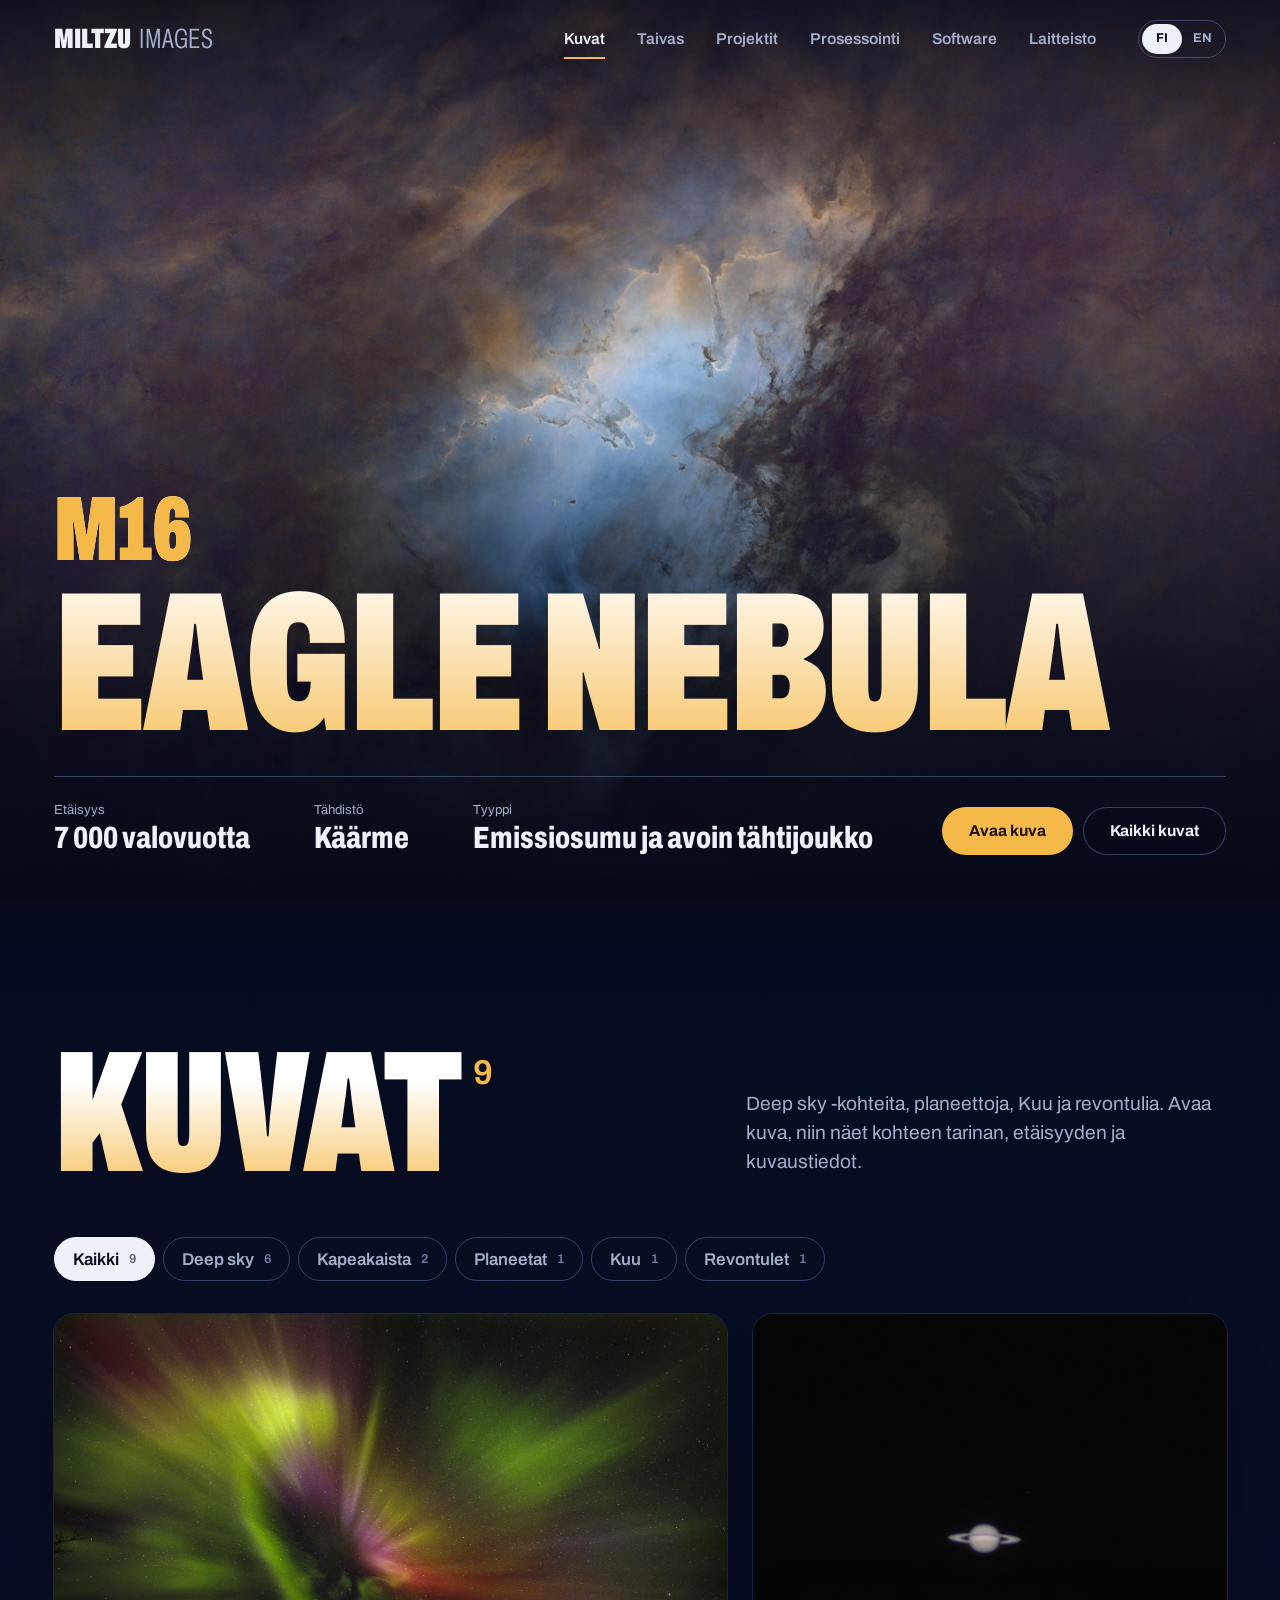
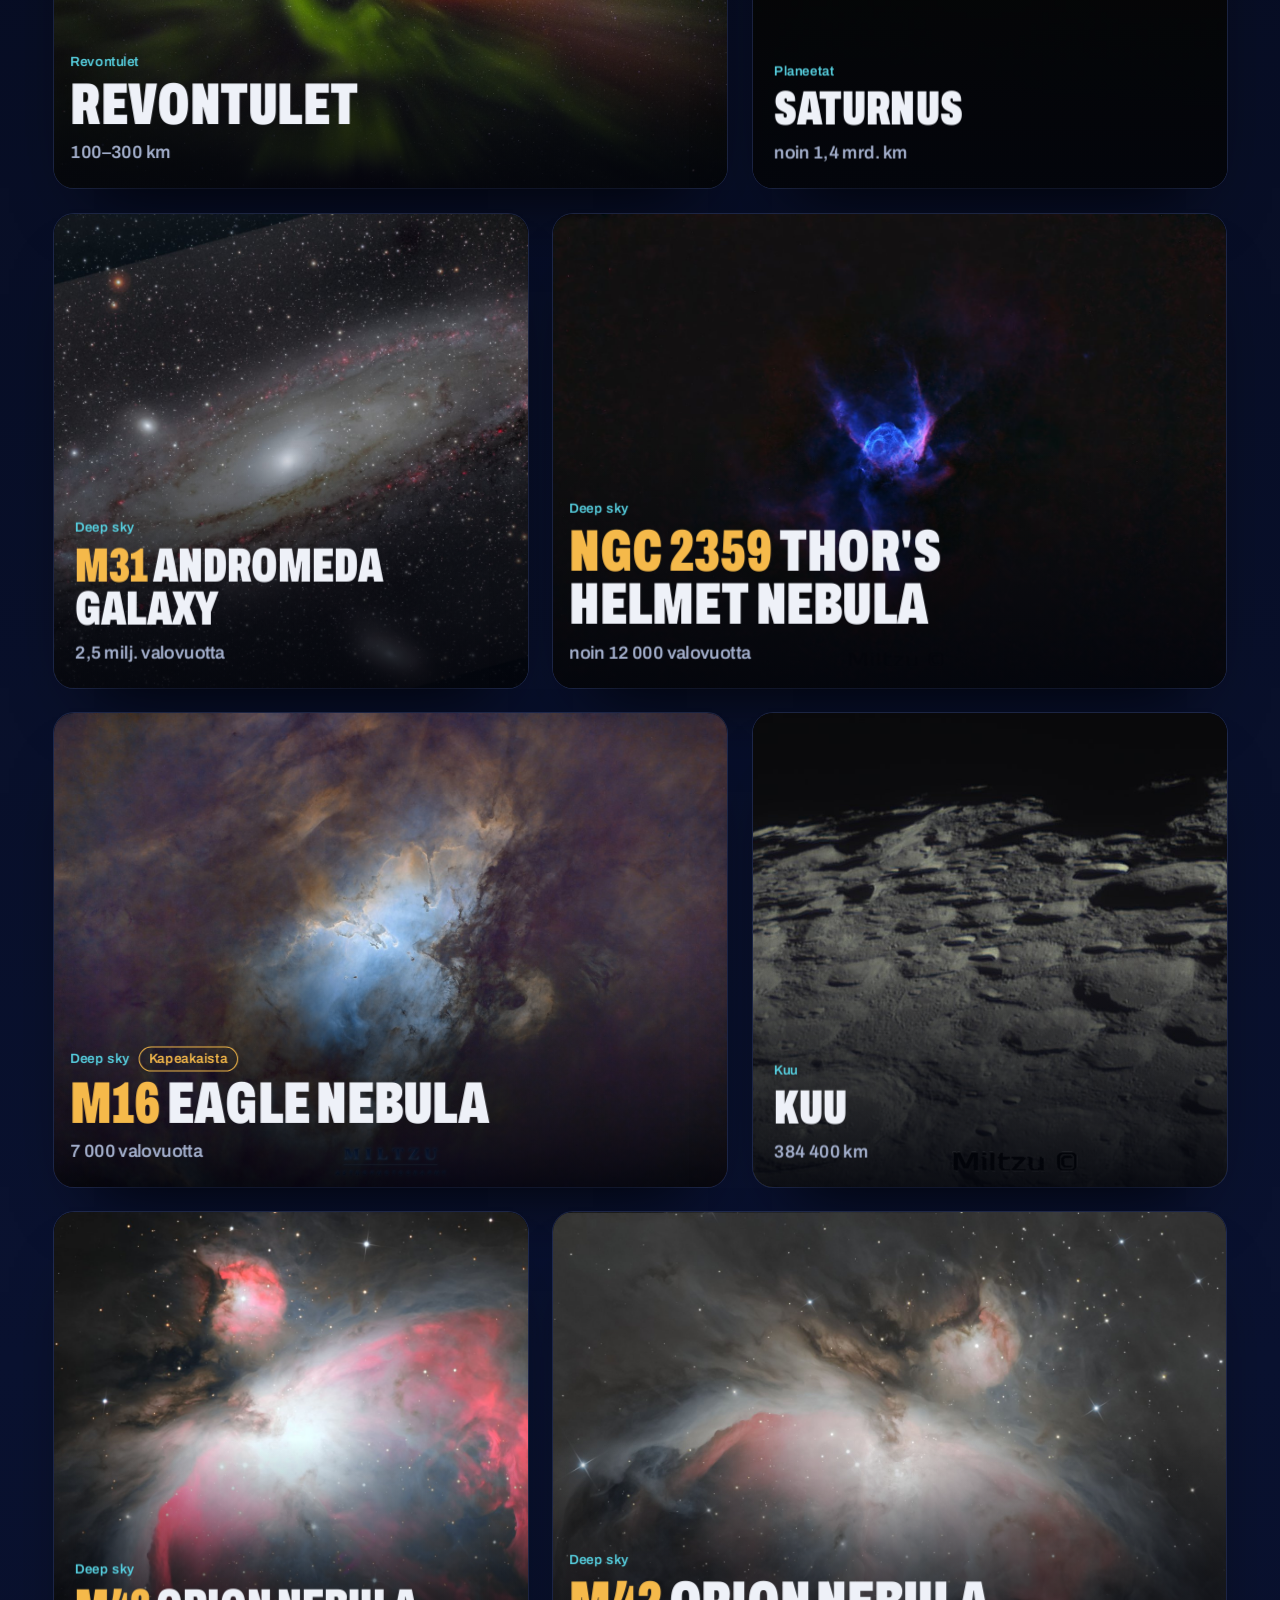
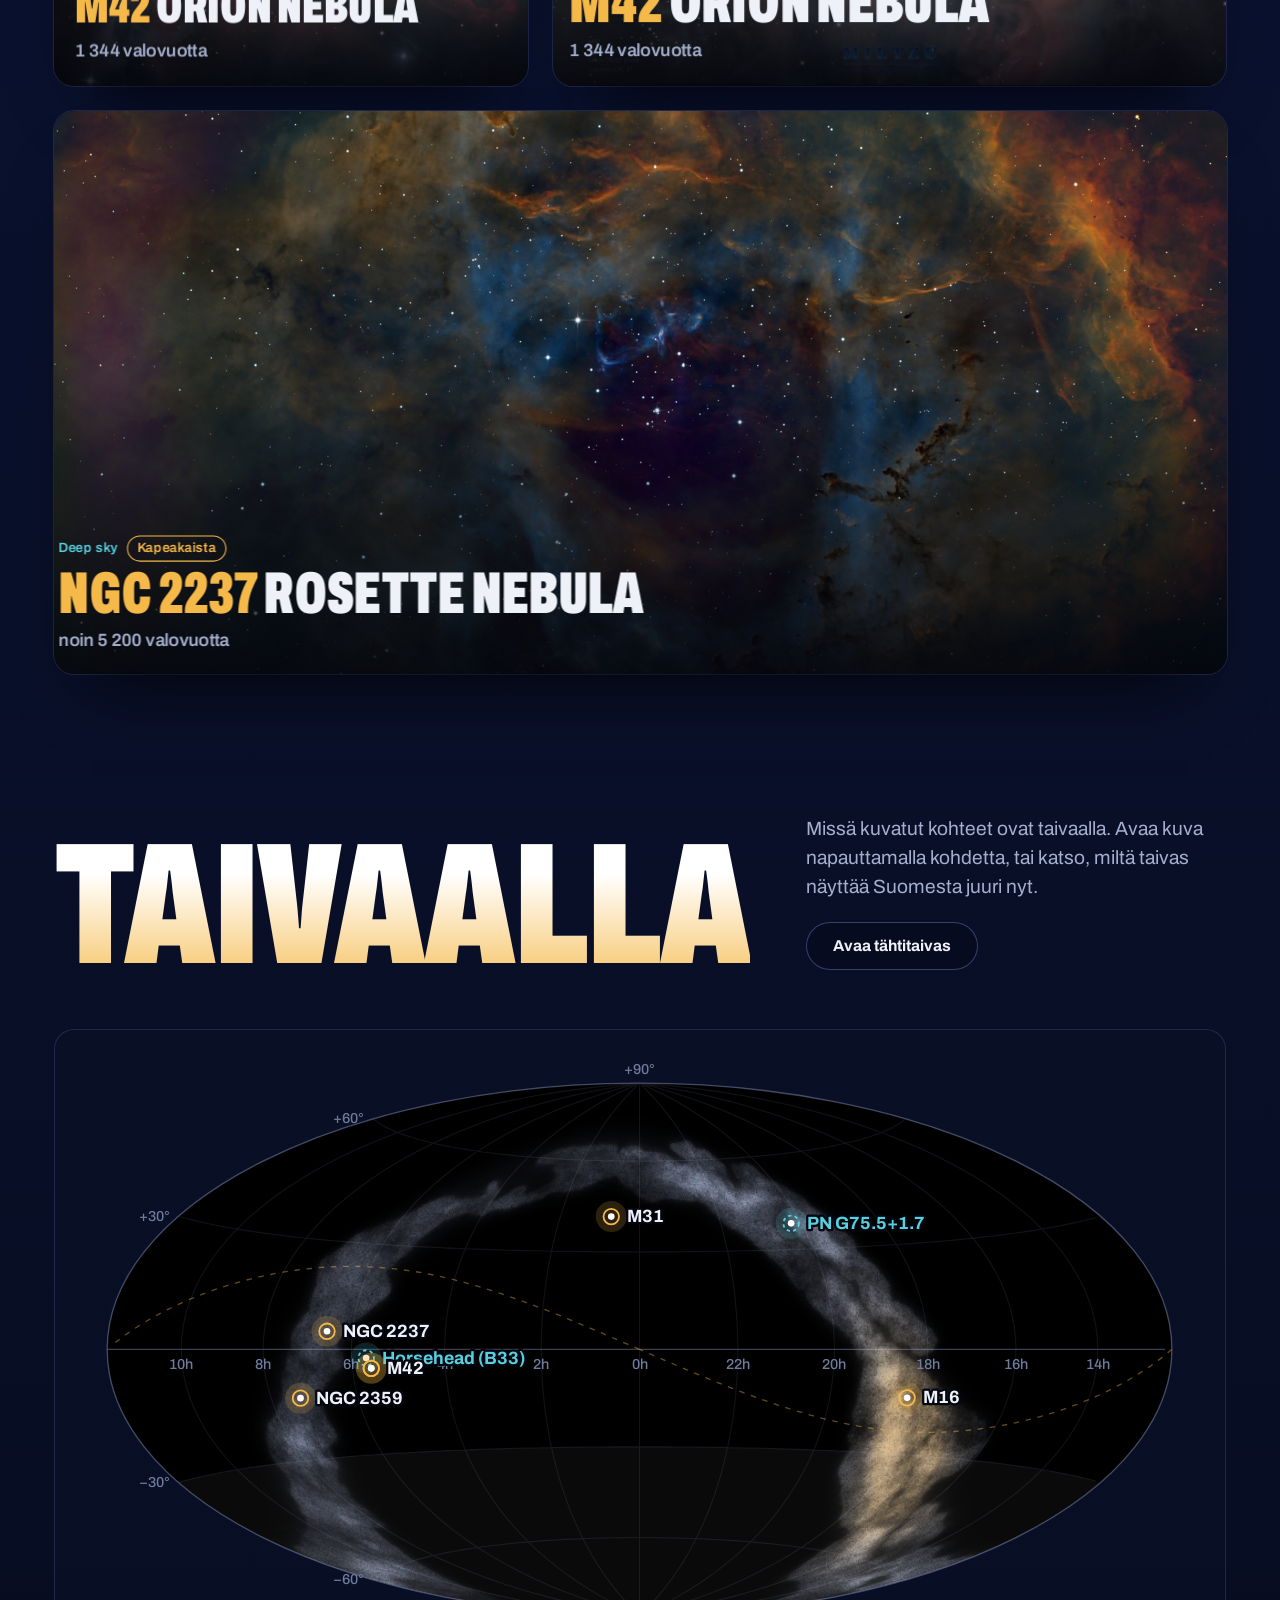
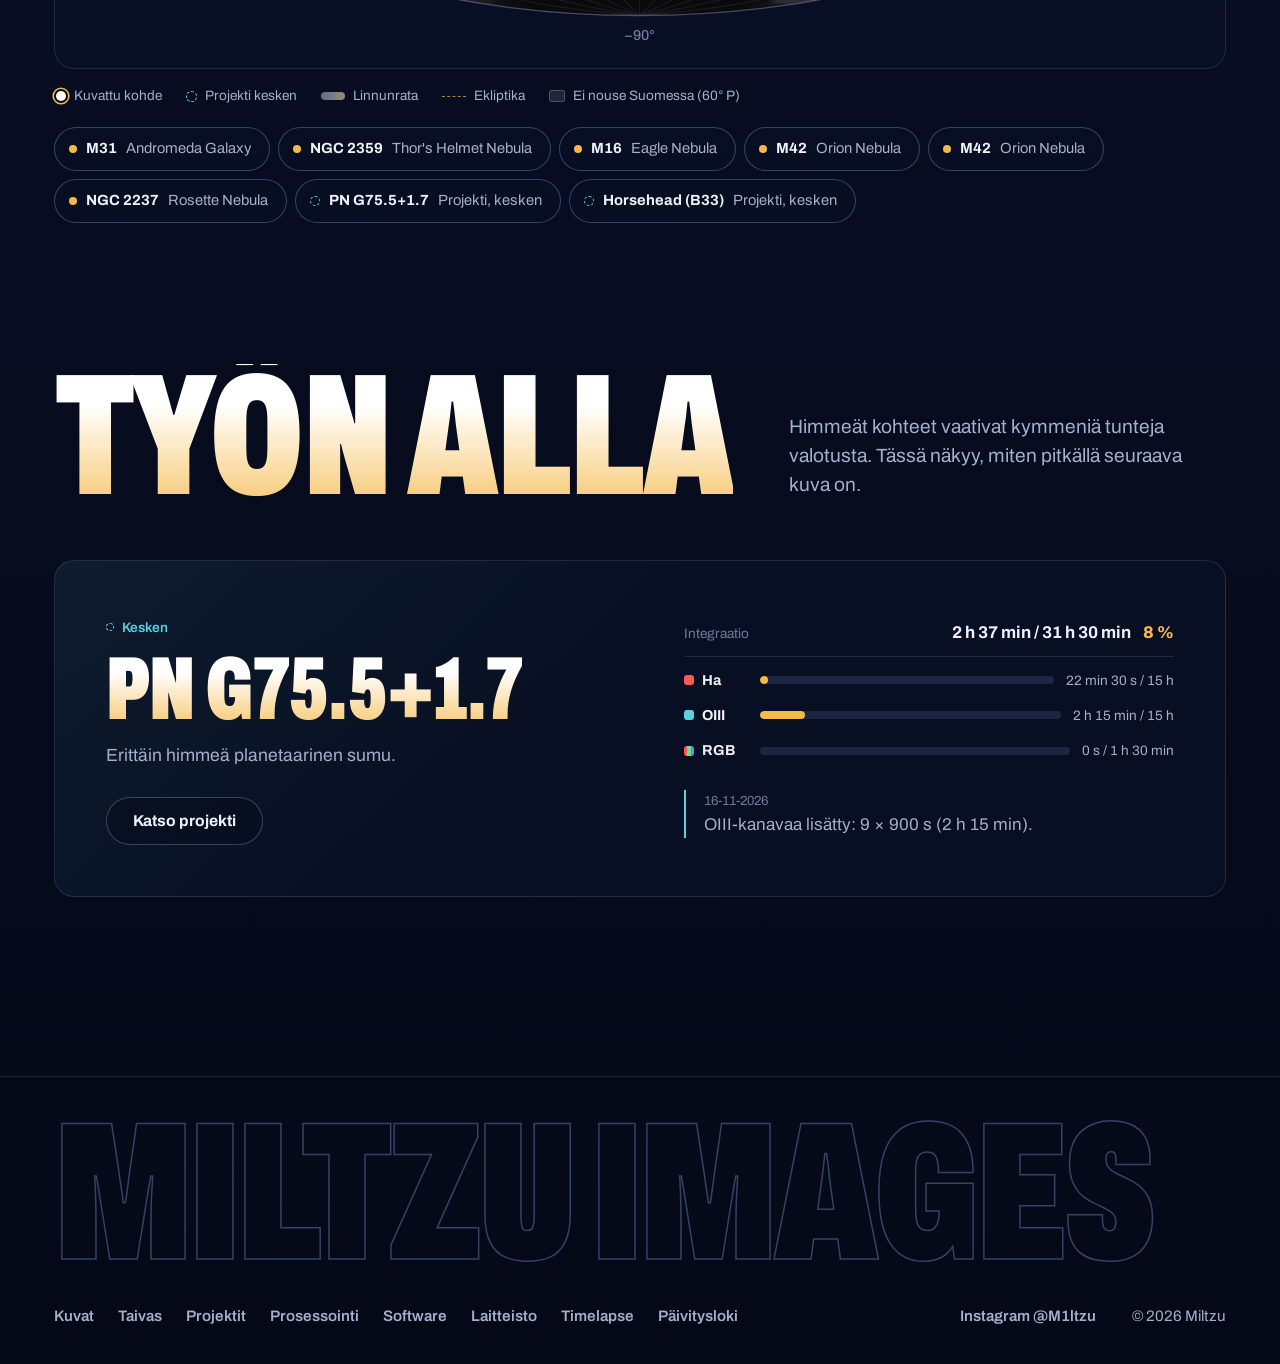
<file: index.html>
﻿<!DOCTYPE html>
<html lang="fi">
<head>
<meta charset="UTF-8">
<meta name="viewport" content="width=device-width, initial-scale=1">
<title>Miltzu Images – astrokuvia</title>
<meta name="description" content="Miltzun astrokuvia: deep sky -kohteita, planeettoja, Kuu ja revontulia. Kohteiden tarinat, etäisyydet ja kuvaustiedot.">
<meta name="theme-color" content="#050917">
<link rel="icon" href="favicon.svg" type="image/svg+xml">
<link rel="icon" href="favicon-32.png" type="image/png" sizes="32x32">
<link rel="apple-touch-icon" href="apple-touch-icon.png">
<link rel="preload" href="assets/fonts/archivo-latin.woff2" as="font" type="font/woff2" crossorigin>
<link rel="stylesheet" href="assets/site.css?v=2">
</head>
<body>
<div id="stars" aria-hidden="true"></div>
<a class="skip" href="#main" data-fi="Siirry sisältöön" data-en="Skip to content">Siirry sisältöön</a>

<header class="top">
  <a class="brand" href="index.html">Miltzu <span>Images</span></a>
  <button class="menu-btn" type="button" aria-expanded="false" aria-controls="nav" data-fi="Valikko" data-en="Menu">Valikko</button>
  <nav class="nav" id="nav" aria-label="Päävalikko">
      <a href="index.html" class="active" aria-current="page" data-fi="Kuvat" data-en="Images">Kuvat</a>
      <a href="taivas.html" data-fi="Taivas" data-en="Sky">Taivas</a>
      <a href="projektit.html" data-fi="Projektit" data-en="Projects">Projektit</a>
      <a href="prosessointi.html" data-fi="Prosessointi" data-en="Processing">Prosessointi</a>
      <a href="software.html" data-fi="Software" data-en="Software">Software</a>
      <a href="equipment.html" data-fi="Laitteisto" data-en="Equipment">Laitteisto</a>
  </nav>
  <div class="lang" role="group" aria-label="Kieli / Language">
    <button type="button" data-lang="fi" class="active">FI</button>
    <button type="button" data-lang="en">EN</button>
  </div>
</header>

<main id="main">

  <!-- Iso kuva: images.json:n kuva, jolla on "featured": true (muuten viimeinen) -->
  <section id="hero" class="hero">
    <div class="hero-media"><img id="heroImg" alt=""></div>
    <div class="hero-body">
      <h1 id="heroTitle" class="hero-title">Miltzu Images</h1>
      <div class="hero-foot">
        <dl id="heroFacts" class="hero-facts"></dl>
        <div class="hero-actions">
          <button id="heroOpen" class="btn btn-solid" type="button" data-fi="Avaa kuva" data-en="Open image">Avaa kuva</button>
          <a class="btn btn-line" href="#kuvat" data-fi="Kaikki kuvat" data-en="All images">Kaikki kuvat</a>
        </div>
      </div>
    </div>
  </section>

  <section id="kuvat" class="sec">
    <header class="sec-head">
      <h2 class="display"><span data-fi="Kuvat" data-en="Images">Kuvat</span><sup id="galleryCount"></sup></h2>
      <p class="lead" data-fi="Deep sky -kohteita, planeettoja, Kuu ja revontulia. Avaa kuva, niin näet kohteen tarinan, etäisyyden ja kuvaustiedot." data-en="Deep-sky objects, planets, the Moon and aurora. Open an image for the story of the object, its distance and how it was captured.">Deep sky -kohteita, planeettoja, Kuu ja revontulia. Avaa kuva, niin näet kohteen tarinan, etäisyyden ja kuvaustiedot.</p>
    </header>
    <div id="filters" class="chips" role="group" aria-label="Kategoriat"></div>
    <ul id="gallery" class="gallery"></ul>
  </section>

  <!-- Koko taivaan kartta: kohteet, joilla on ra/dec -->
  <section id="skymap-section" class="sec">
    <header class="sec-head">
      <h2 class="display" data-fi="Taivaalla" data-en="On the sky">Taivaalla</h2>
      <div>
        <p class="lead" data-fi="Missä kuvatut kohteet ovat taivaalla. Avaa kuva napauttamalla kohdetta, tai katso, miltä taivas näyttää Suomesta juuri nyt." data-en="Where the imaged objects sit on the sky. Tap an object to open its image, or see what the sky looks like from Finland right now.">Missä kuvatut kohteet ovat taivaalla. Avaa kuva napauttamalla kohdetta, tai katso, miltä taivas näyttää Suomesta juuri nyt.</p>
        <a class="btn btn-line" style="margin-top:20px" href="taivas.html" data-fi="Avaa tähtitaivas" data-en="Open the night sky">Avaa tähtitaivas</a>
      </div>
    </header>
    <div id="skyMapWrap" class="skymap-wrap">
      <svg id="skyMap" class="skymap" viewBox="0 0 1000 520" role="img" aria-label="Taivaskartta"></svg>
      <div id="skyMapTip" class="skymap-tip" hidden></div>
    </div>
      <div class="skymap-legend">
        <span><i class="lg-dot"></i><span data-fi="Kuvattu kohde" data-en="Imaged object">Kuvattu kohde</span></span>
        <span><i class="lg-proj"></i><span data-fi="Projekti kesken" data-en="Project in progress">Projekti kesken</span></span>
        <span><i class="lg-mw"></i><span data-fi="Linnunrata" data-en="Milky Way">Linnunrata</span></span>
        <span><i class="lg-ecl"></i><span data-fi="Ekliptika" data-en="Ecliptic">Ekliptika</span></span>
        <span><i class="lg-south"></i><span data-fi="Ei nouse Suomessa (60° P)" data-en="Never rises in Finland (60° N)">Ei nouse Suomessa (60° P)</span></span>
      </div>
    <ul id="skyMapList" class="skymap-list"></ul>
  </section>

  <section class="sec">
    <header class="sec-head">
      <h2 class="display" data-fi="Työn alla" data-en="In progress">Työn alla</h2>
      <p class="lead" data-fi="Himmeät kohteet vaativat kymmeniä tunteja valotusta. Tässä näkyy, miten pitkällä seuraava kuva on." data-en="Faint objects need tens of hours of exposure. This is how far along the next image is.">Himmeät kohteet vaativat kymmeniä tunteja valotusta. Tässä näkyy, miten pitkällä seuraava kuva on.</p>
    </header>
    <div id="homeProject" class="hp"></div>
  </section>

</main>

<footer class="foot">
  <p class="foot-mark" aria-hidden="true">Miltzu Images</p>
  <div class="foot-row">
    <nav aria-label="Alavalikko">
      <a href="index.html" data-fi="Kuvat" data-en="Images">Kuvat</a>
      <a href="taivas.html" data-fi="Taivas" data-en="Sky">Taivas</a>
      <a href="projektit.html" data-fi="Projektit" data-en="Projects">Projektit</a>
      <a href="prosessointi.html" data-fi="Prosessointi" data-en="Processing">Prosessointi</a>
      <a href="software.html">Software</a>
      <a href="equipment.html" data-fi="Laitteisto" data-en="Equipment">Laitteisto</a>
      <a href="timelapset.html" data-fi="Timelapse" data-en="Timelapse">Timelapse</a>
      <a href="loki.html" data-fi="Päivitysloki" data-en="Update log">Päivitysloki</a>
    </nav>
    <a href="https://www.instagram.com/M1ltzu/" target="_blank" rel="noopener me">Instagram @M1ltzu</a>
    <span>© <span id="year">2026</span> Miltzu</span>
  </div>
</footer>

<script src="assets/site.js?v=2"></script>
<script src="assets/sky.js?v=2"></script>
</body>
</html>
</file>
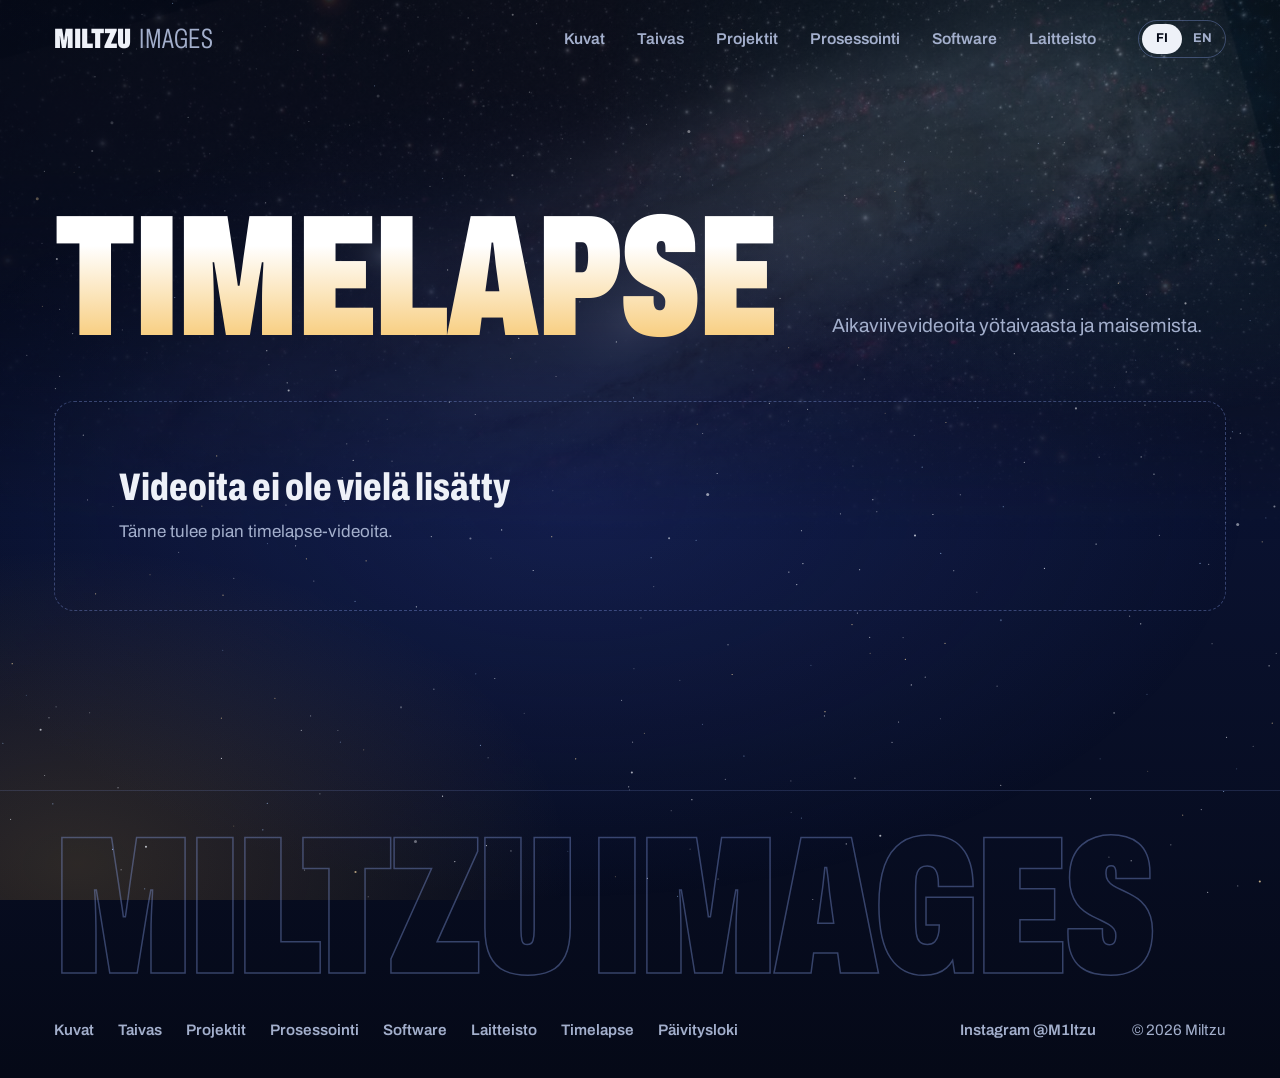
<file: images/timelapses/index.html>
<!DOCTYPE html>
<html lang="fi">
<head>
<meta charset="UTF-8">
<title>Aikaviive – Miltzu Images</title>
<meta http-equiv="refresh" content="0; url=../../timelapset.html">
<link rel="canonical" href="../../timelapset.html">
<script>location.replace("../../timelapset.html" + location.hash);</script>
</head>
<body>
<p><a href="../../timelapset.html">Aikaviivevideot / Timelapses</a></p>
</body>
</html>
</file>
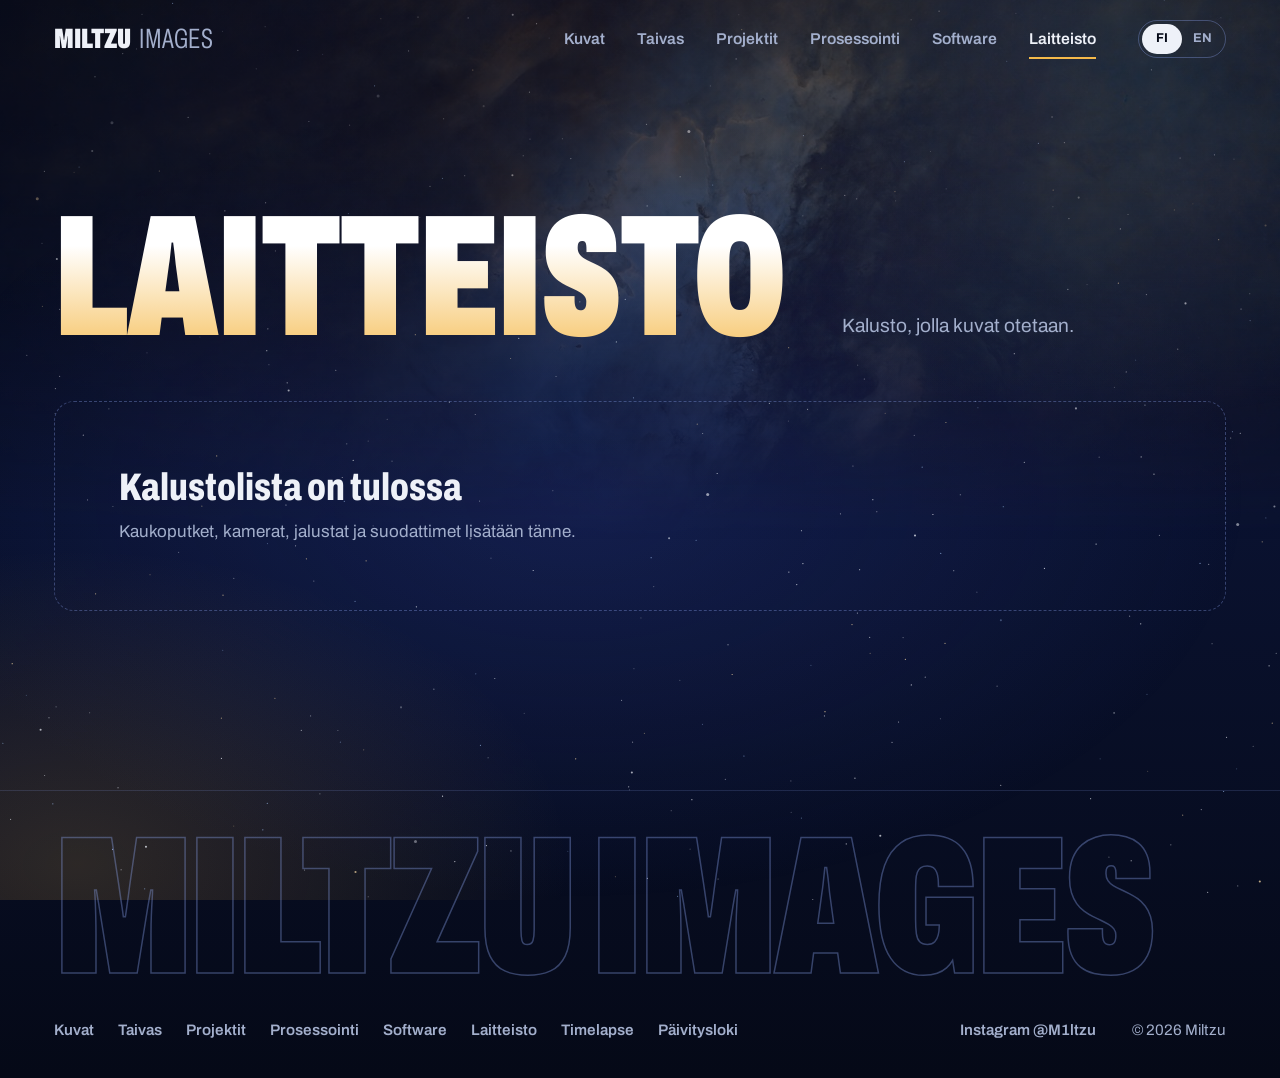
<file: equipment.html>
﻿<!DOCTYPE html>
<html lang="fi">
<head>
<meta charset="UTF-8">
<meta name="viewport" content="width=device-width, initial-scale=1">
<title>Laitteisto – Miltzu Images</title>
<meta name="description" content="Miltzun astrokuvauskalusto.">
<meta name="theme-color" content="#050917">
<link rel="icon" href="favicon.svg" type="image/svg+xml">
<link rel="icon" href="favicon-32.png" type="image/png" sizes="32x32">
<link rel="apple-touch-icon" href="apple-touch-icon.png">
<link rel="preload" href="assets/fonts/archivo-latin.woff2" as="font" type="font/woff2" crossorigin>
<link rel="stylesheet" href="assets/site.css?v=2">
</head>
<body>
<div id="stars" aria-hidden="true"></div>
<a class="skip" href="#main" data-fi="Siirry sisältöön" data-en="Skip to content">Siirry sisältöön</a>

<header class="top">
  <a class="brand" href="index.html">Miltzu <span>Images</span></a>
  <button class="menu-btn" type="button" aria-expanded="false" aria-controls="nav" data-fi="Valikko" data-en="Menu">Valikko</button>
  <nav class="nav" id="nav" aria-label="Päävalikko">
      <a href="index.html" data-fi="Kuvat" data-en="Images">Kuvat</a>
      <a href="taivas.html" data-fi="Taivas" data-en="Sky">Taivas</a>
      <a href="projektit.html" data-fi="Projektit" data-en="Projects">Projektit</a>
      <a href="prosessointi.html" data-fi="Prosessointi" data-en="Processing">Prosessointi</a>
      <a href="software.html" data-fi="Software" data-en="Software">Software</a>
      <a href="equipment.html" class="active" aria-current="page" data-fi="Laitteisto" data-en="Equipment">Laitteisto</a>
  </nav>
  <div class="lang" role="group" aria-label="Kieli / Language">
    <button type="button" data-lang="fi" class="active">FI</button>
    <button type="button" data-lang="en">EN</button>
  </div>
</header>

<main id="main">
  <header class="page-head" data-banner="2">
    <h1 class="display" data-fi="Laitteisto" data-en="Equipment">Laitteisto</h1>
    <p class="lead" data-fi="Kalusto, jolla kuvat otetaan." data-en="The gear behind the images.">Kalusto, jolla kuvat otetaan.</p>
  </header>
  <div class="page-body">
    <div class="empty-card">
      <h2 data-fi="Kalustolista on tulossa" data-en="The equipment list is on its way">Kalustolista on tulossa</h2>
      <p data-fi="Kaukoputket, kamerat, jalustat ja suodattimet lisätään tänne." data-en="Telescopes, cameras, mounts and filters will be listed here.">Kaukoputket, kamerat, jalustat ja suodattimet lisätään tänne.</p>
    </div>
  </div>
</main>

<footer class="foot">
  <p class="foot-mark" aria-hidden="true">Miltzu Images</p>
  <div class="foot-row">
    <nav aria-label="Alavalikko">
      <a href="index.html" data-fi="Kuvat" data-en="Images">Kuvat</a>
      <a href="taivas.html" data-fi="Taivas" data-en="Sky">Taivas</a>
      <a href="projektit.html" data-fi="Projektit" data-en="Projects">Projektit</a>
      <a href="prosessointi.html" data-fi="Prosessointi" data-en="Processing">Prosessointi</a>
      <a href="software.html">Software</a>
      <a href="equipment.html" data-fi="Laitteisto" data-en="Equipment">Laitteisto</a>
      <a href="timelapset.html" data-fi="Timelapse" data-en="Timelapse">Timelapse</a>
      <a href="loki.html" data-fi="Päivitysloki" data-en="Update log">Päivitysloki</a>
    </nav>
    <a href="https://www.instagram.com/M1ltzu/" target="_blank" rel="noopener me">Instagram @M1ltzu</a>
    <span>© <span id="year">2026</span> Miltzu</span>
  </div>
</footer>

<script src="assets/site.js?v=2"></script>

</body>
</html>
</file>
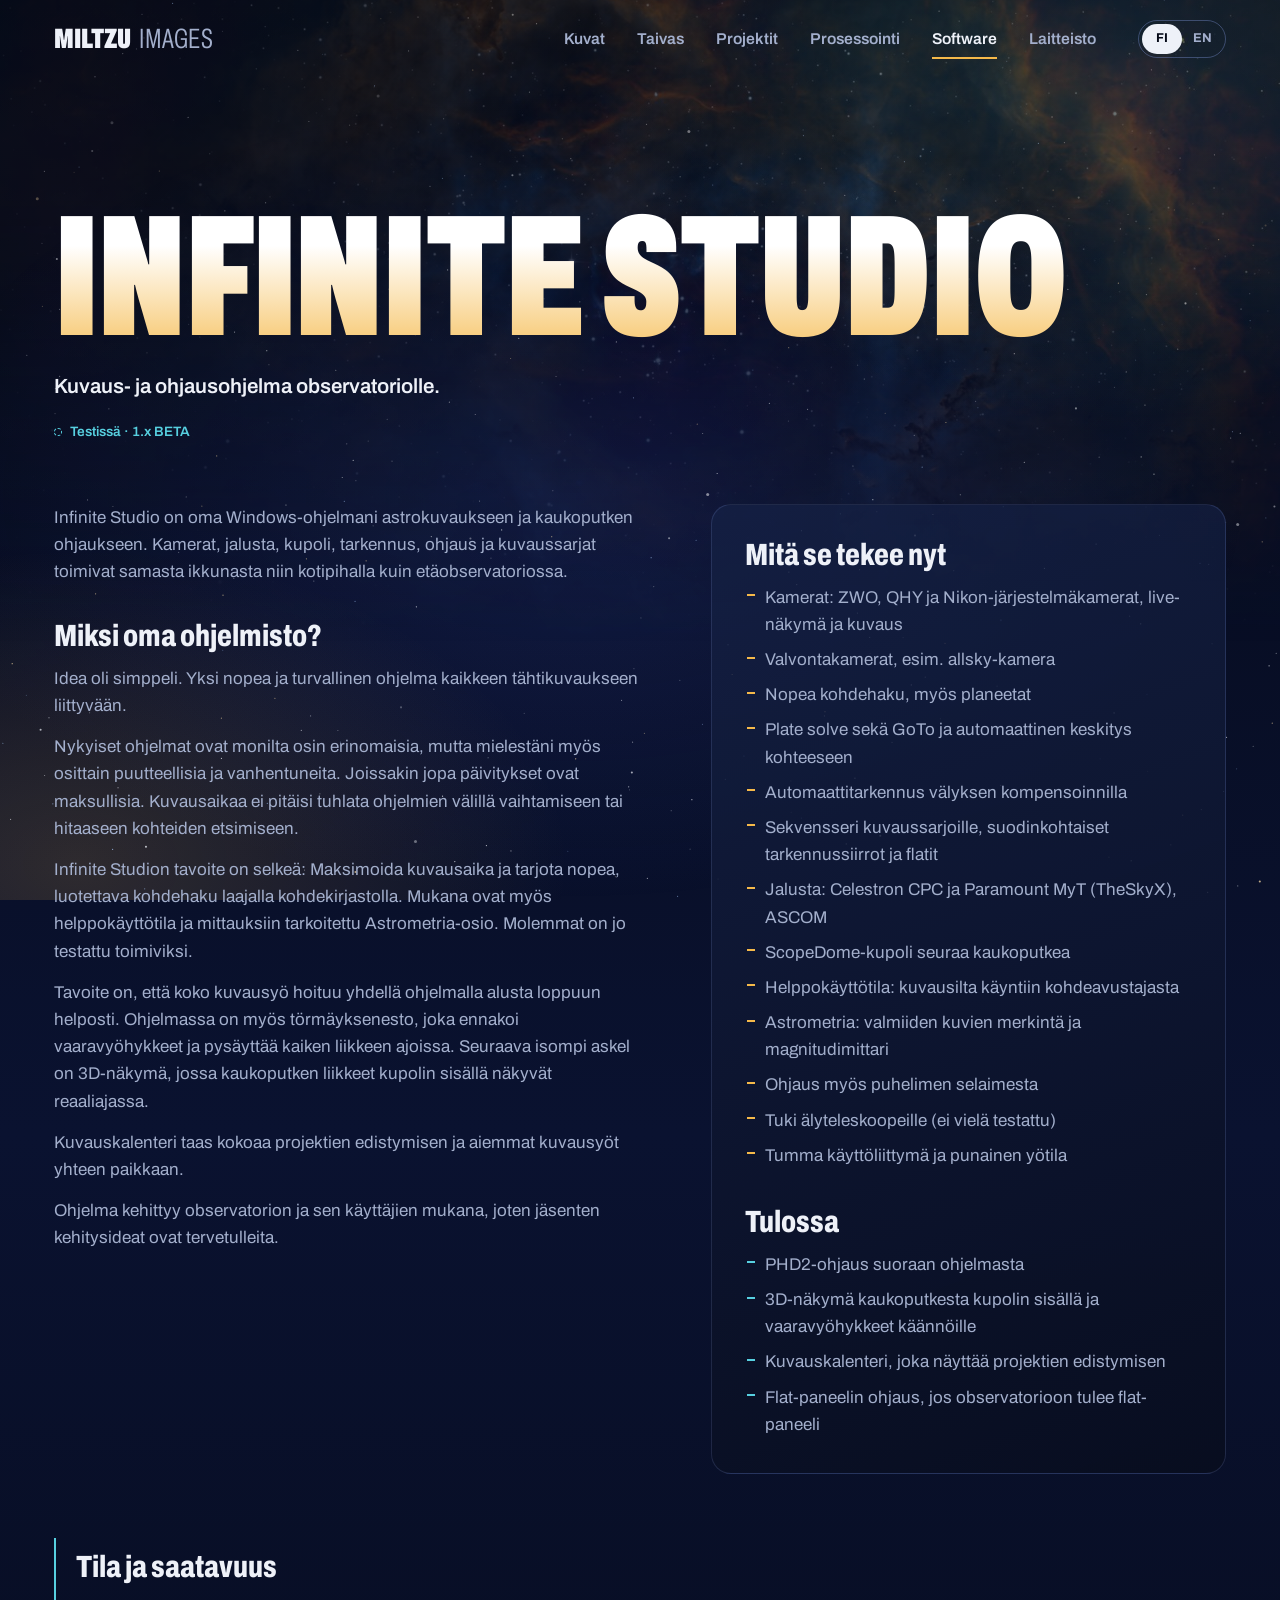
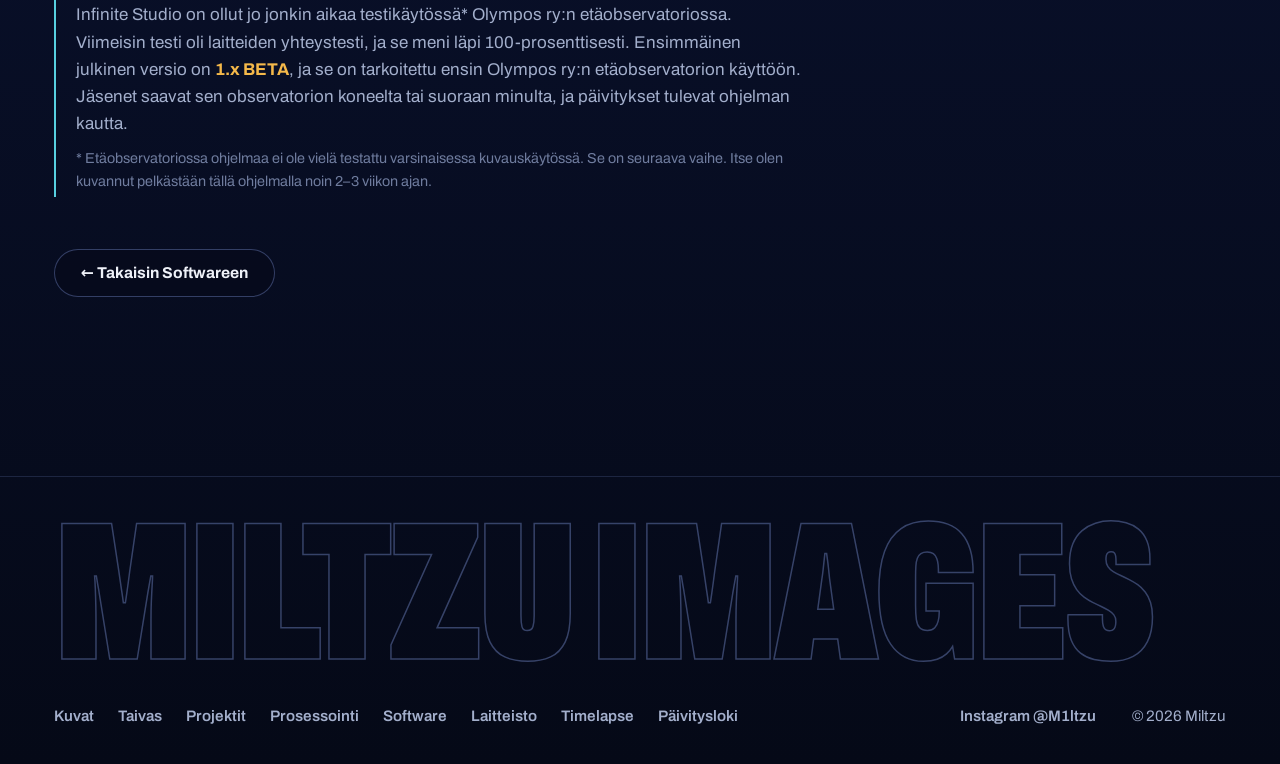
<file: infinite-studio.html>
<!DOCTYPE html>
<html lang="fi">
<head>
<meta charset="UTF-8">
<meta name="viewport" content="width=device-width, initial-scale=1">
<title>Infinite Studio – Miltzu Images</title>
<meta name="description" content="Infinite Studio – Miltzun kuvaus- ja ohjausohjelma observatoriolle.">
<meta name="theme-color" content="#050917">
<link rel="icon" href="favicon.svg" type="image/svg+xml">
<link rel="icon" href="favicon-32.png" type="image/png" sizes="32x32">
<link rel="apple-touch-icon" href="apple-touch-icon.png">
<link rel="preload" href="assets/fonts/archivo-latin.woff2" as="font" type="font/woff2" crossorigin>
<link rel="stylesheet" href="assets/site.css?v=4">
<style>
  html[lang="en"] .only-fi, html:not([lang="en"]) .only-en { display: none; }
  .is-lead { font-size: clamp(1.1rem, 1.6vw, 1.35rem); font-weight: 600; color: var(--text); margin-bottom: 14px; }
  .is-grid { display: grid; grid-template-columns: minmax(0, 1.15fr) minmax(0, 1fr); gap: clamp(28px, 5vw, 80px); align-items: start; }
  .is-text p { max-width: 62ch; color: var(--mute); margin-bottom: 14px; }
  .is-text h2, .is-panel h2 { margin: 34px 0 12px; font-stretch: 75%; font-weight: 800; font-size: clamp(1.4rem, 2.4vw, 2rem); line-height: 1.1; }
  .is-text > div > h2:first-child { margin-top: 0; }
  .is-panel { padding: clamp(22px, 2.6vw, 36px); border-radius: var(--r); border: 1px solid var(--line); background: linear-gradient(160deg, rgba(21, 33, 69, 0.82), rgba(8, 13, 30, 0.86)); }
  .is-panel h2:first-child { margin-top: 0; }
  .is-panel .sw-features li { margin-bottom: 2px; }
  .is-soon li::before { background: var(--oxy) !important; }
  .is-status { margin-top: clamp(36px, 5vw, 64px); padding: 4px 0 4px 20px; border-left: 2px solid var(--oxy); max-width: 75ch; }
  .is-status h2 { margin: 0 0 10px; font-stretch: 75%; font-weight: 800; font-size: clamp(1.4rem, 2.4vw, 2rem); }
  .is-status p { color: var(--mute); }
  .is-status strong { color: var(--gold); }
  .is-note { margin-top: 10px; font-size: 0.9rem; color: var(--dim) !important; }
  .is-back { margin-top: clamp(32px, 4vw, 52px); }
  @media (max-width: 860px) { .is-grid { grid-template-columns: 1fr; } }
</style>
</head>
<body>
<div id="stars" aria-hidden="true"></div>
<a class="skip" href="#main" data-fi="Siirry sisältöön" data-en="Skip to content">Siirry sisältöön</a>

<header class="top">
  <a class="brand" href="index.html">Miltzu <span>Images</span></a>
  <button class="menu-btn" type="button" aria-expanded="false" aria-controls="nav" data-fi="Valikko" data-en="Menu">Valikko</button>
  <nav class="nav" id="nav" aria-label="Päävalikko">
      <a href="index.html" data-fi="Kuvat" data-en="Images">Kuvat</a>
      <a href="taivas.html" data-fi="Taivas" data-en="Sky">Taivas</a>
      <a href="projektit.html" data-fi="Projektit" data-en="Projects">Projektit</a>
      <a href="prosessointi.html" data-fi="Prosessointi" data-en="Processing">Prosessointi</a>
      <a href="software.html" class="active" aria-current="page" data-fi="Software" data-en="Software">Software</a>
      <a href="equipment.html" data-fi="Laitteisto" data-en="Equipment">Laitteisto</a>
  </nav>
  <div class="lang" role="group" aria-label="Kieli / Language">
    <button type="button" data-lang="fi" class="active">FI</button>
    <button type="button" data-lang="en">EN</button>
  </div>
</header>

<main id="main">
  <header class="page-head" data-banner="5">
    <h1 class="display">Infinite Studio</h1>
    <div>
      <p class="is-lead only-fi">Kuvaus- ja ohjausohjelma observatoriolle.</p>
      <p class="is-lead only-en">A capture and control application for the observatory – everything in one window.</p>
      <p><span class="status" data-fi="Testissä · 1.x BETA" data-en="In testing · 1.x BETA">Testissä · 1.x BETA</span></p>
    </div>
  </header>
  <div class="page-body">
    <div class="is-grid">
      <div class="is-text">
        <div class="only-fi">
          <p>Infinite Studio on oma Windows-ohjelmani astrokuvaukseen ja kaukoputken ohjaukseen. Kamerat, jalusta, kupoli, tarkennus, ohjaus ja kuvaussarjat toimivat samasta ikkunasta niin kotipihalla kuin etäobservatoriossa.</p>
          <h2>Miksi oma ohjelmisto?</h2>
          <p>Idea oli simppeli. Yksi nopea ja turvallinen ohjelma kaikkeen tähtikuvaukseen liittyvään.</p>
          <p>Nykyiset ohjelmat ovat monilta osin erinomaisia, mutta mielestäni myös osittain puutteellisia ja vanhentuneita. Joissakin jopa päivitykset ovat maksullisia. Kuvausaikaa ei pitäisi tuhlata ohjelmien välillä vaihtamiseen tai hitaaseen kohteiden etsimiseen.</p>
          <p>Infinite Studion tavoite on selkeä: Maksimoida kuvausaika ja tarjota nopea, luotettava kohdehaku laajalla kohdekirjastolla. Mukana ovat myös helppokäyttötila ja mittauksiin tarkoitettu Astrometria-osio. Molemmat on jo testattu toimiviksi.</p>
          <p>Tavoite on, että koko kuvausyö hoituu yhdellä ohjelmalla alusta loppuun helposti. Ohjelmassa on myös törmäyksenesto, joka ennakoi vaaravyöhykkeet ja pysäyttää kaiken liikkeen ajoissa. Seuraava isompi askel on 3D-näkymä, jossa kaukoputken liikkeet kupolin sisällä näkyvät reaaliajassa.</p>
          <p>Kuvauskalenteri taas kokoaa projektien edistymisen ja aiemmat kuvausyöt yhteen paikkaan.</p>
          <p>Ohjelma kehittyy observatorion ja sen käyttäjien mukana, joten jäsenten kehitysideat ovat tervetulleita.</p>
        </div>
        <div class="only-en">
          <p>Infinite Studio is my own Windows application for astrophotography and telescope control. Cameras, mount, dome, focusing, guiding and imaging runs all work from the same window, in the backyard or at the remote observatory.</p>
          <h2>Why my own software?</h2>
          <p>I wanted one application that runs the whole imaging night. Existing programs are excellent in many ways, but I find them partly lacking and dated, and some charge for their updates.</p>
          <p>Imaging time should not go to switching between programs or hunting for targets. In some programs the search is really slow, if the target is found at all.</p>
          <p>So the purpose of Infinite Studio is simple: as much imaging time as possible and targets – planets included – found fast. It also has an easy mode and an Astrometry section for measurements, and both have already been tested to work.</p>
          <p>The goal is that one application runs the whole imaging night easily from start to finish. The application also has collision protection that anticipates the danger zones and stops all movement in time. The next bigger step is a 3D view that shows the telescope moving inside the dome in real time.</p>
          <p>An imaging calendar will also gather project progress and earlier imaging nights in one place.</p>
          <p>The application grows with the observatory and its users, so ideas from members are welcome.</p>
        </div>
      </div>
      <aside class="is-panel">
        <h2 data-fi="Mitä se tekee nyt" data-en="What it does now">Mitä se tekee nyt</h2>
        <ul class="sw-features only-fi">
          <li>Kamerat: ZWO, QHY ja Nikon-järjestelmäkamerat, live-näkymä ja kuvaus</li>
          <li>Valvontakamerat, esim. allsky-kamera</li>
          <li>Nopea kohdehaku, myös planeetat</li>
          <li>Plate solve sekä GoTo ja automaattinen keskitys kohteeseen</li>
          <li>Automaattitarkennus välyksen kompensoinnilla</li>
          <li>Sekvensseri kuvaussarjoille, suodinkohtaiset tarkennussiirrot ja flatit</li>
          <li>Jalusta: Celestron CPC ja Paramount MyT (TheSkyX), ASCOM</li>
          <li>ScopeDome-kupoli seuraa kaukoputkea</li>
          <li>Helppokäyttötila: kuvausilta käyntiin kohdeavustajasta</li>
          <li>Astrometria: valmiiden kuvien merkintä ja magnitudimittari</li>
          <li>Ohjaus myös puhelimen selaimesta</li>
          <li>Tuki älyteleskoopeille (ei vielä testattu)</li>
          <li>Tumma käyttöliittymä ja punainen yötila</li>
        </ul>
        <ul class="sw-features only-en">
          <li>Cameras: ZWO, QHY and Nikon DSLRs, live view and capture</li>
          <li>Monitoring cameras, e.g. an all-sky camera</li>
          <li>Fast target search, planets included</li>
          <li>Plate solving, GoTo and automatic centring on the target</li>
          <li>Autofocus with backlash compensation</li>
          <li>Sequencer for imaging runs, per-filter focus offsets and flats</li>
          <li>Mounts: Celestron CPC and Paramount MyT (TheSkyX), ASCOM</li>
          <li>ScopeDome dome follows the telescope</li>
          <li>Easy mode: start the night from the target assistant</li>
          <li>Astrometry: annotating finished images and a magnitude meter</li>
          <li>Control from a phone browser too</li>
          <li>Support for smart telescopes (not yet tested)</li>
          <li>Dark interface with a red night mode</li>
        </ul>
        <h2 data-fi="Tulossa" data-en="Coming next">Tulossa</h2>
        <ul class="sw-features is-soon only-fi">
          <li>PHD2-ohjaus suoraan ohjelmasta</li>
          <li>3D-näkymä kaukoputkesta kupolin sisällä ja vaaravyöhykkeet käännöille</li>
          <li>Kuvauskalenteri, joka näyttää projektien edistymisen</li>
          <li>Flat-paneelin ohjaus, jos observatorioon tulee flat-paneeli</li>
        </ul>
        <ul class="sw-features is-soon only-en">
          <li>PHD2 guiding started from the application</li>
          <li>3D view of the telescope inside the dome, with danger zones for slews</li>
          <li>Imaging calendar showing project progress</li>
          <li>Flat panel control, if the observatory gets a flat panel</li>
        </ul>
      </aside>
    </div>

    <section class="is-status">
      <h2 data-fi="Tila ja saatavuus" data-en="Status and availability">Tila ja saatavuus</h2>
      <div class="only-fi">
        <p>Infinite Studio on ollut jo jonkin aikaa testikäytössä* Olympos ry:n etäobservatoriossa. Viimeisin testi oli laitteiden yhteystesti, ja se meni läpi 100-prosenttisesti. Ensimmäinen julkinen versio on <strong>1.x BETA</strong>, ja se on tarkoitettu ensin Olympos ry:n etäobservatorion käyttöön. Jäsenet saavat sen observatorion koneelta tai suoraan minulta, ja päivitykset tulevat ohjelman kautta.</p>
        <p class="is-note">* Etäobservatoriossa ohjelmaa ei ole vielä testattu varsinaisessa kuvauskäytössä. Se on seuraava vaihe. Itse olen kuvannut pelkästään tällä ohjelmalla noin 2–3 viikon ajan.</p>
      </div>
      <div class="only-en">
        <p>Infinite Studio has already been in test use* at the Olympos ry remote observatory for some time. The latest test was a connection test for all the devices, and it passed 100%. The first public version is <strong>1.x BETA</strong>, and it is first meant for the remote observatory of Olympos ry. Members get it from the observatory computer or directly from me, and updates arrive through the application itself. It is not a commercial product.</p>
        <p class="is-note">* At the remote observatory it has not yet been tested in actual imaging use. That is the next step. I have been imaging with this application alone for about 2–3 weeks myself.</p>
      </div>
    </section>

    <p class="is-back"><a class="btn btn-line" href="software.html#infinite-studio" data-fi="← Takaisin Softwareen" data-en="← Back to Software">← Takaisin Softwareen</a></p>
  </div>
</main>

<footer class="foot">
  <p class="foot-mark" aria-hidden="true">Miltzu Images</p>
  <div class="foot-row">
    <nav aria-label="Alavalikko">
      <a href="index.html" data-fi="Kuvat" data-en="Images">Kuvat</a>
      <a href="taivas.html" data-fi="Taivas" data-en="Sky">Taivas</a>
      <a href="projektit.html" data-fi="Projektit" data-en="Projects">Projektit</a>
      <a href="prosessointi.html" data-fi="Prosessointi" data-en="Processing">Prosessointi</a>
      <a href="software.html">Software</a>
      <a href="equipment.html" data-fi="Laitteisto" data-en="Equipment">Laitteisto</a>
      <a href="timelapset.html" data-fi="Timelapse" data-en="Timelapse">Timelapse</a>
      <a href="loki.html" data-fi="Päivitysloki" data-en="Update log">Päivitysloki</a>
    </nav>
    <a href="https://www.instagram.com/M1ltzu/" target="_blank" rel="noopener me">Instagram @M1ltzu</a>
    <span>© <span id="year">2026</span> Miltzu</span>
  </div>
</footer>

<script src="assets/site.js?v=5"></script>

</body>
</html>
</file>
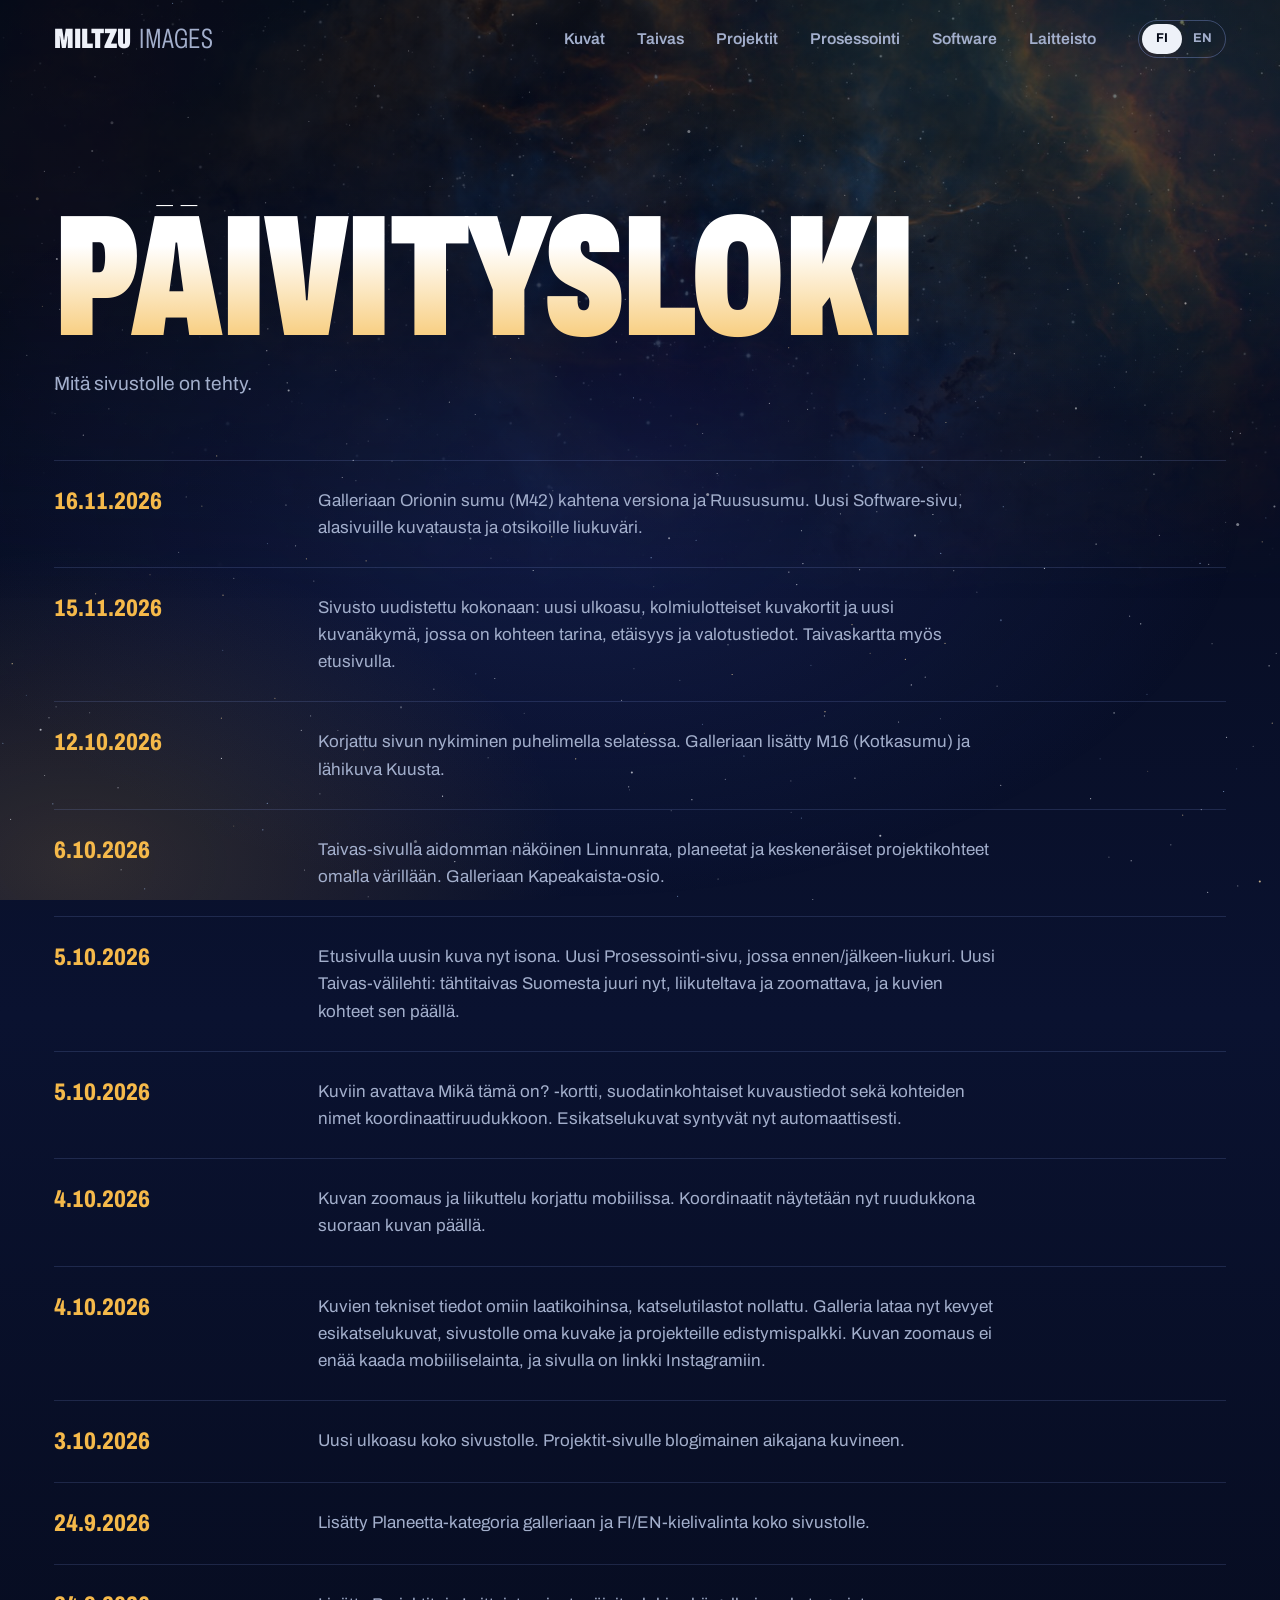
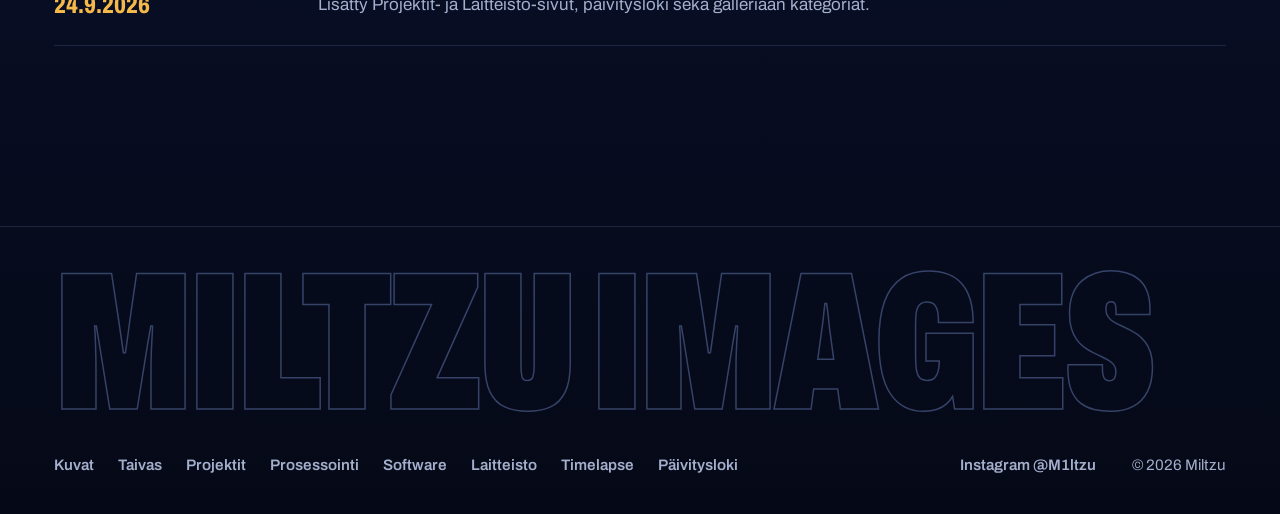
<file: loki.html>
﻿<!DOCTYPE html>
<html lang="fi">
<head>
<meta charset="UTF-8">
<meta name="viewport" content="width=device-width, initial-scale=1">
<title>Päivitysloki – Miltzu Images</title>
<meta name="description" content="Miltzu Images -sivuston päivitysloki.">
<meta name="theme-color" content="#050917">
<link rel="icon" href="favicon.svg" type="image/svg+xml">
<link rel="icon" href="favicon-32.png" type="image/png" sizes="32x32">
<link rel="apple-touch-icon" href="apple-touch-icon.png">
<link rel="preload" href="assets/fonts/archivo-latin.woff2" as="font" type="font/woff2" crossorigin>
<link rel="stylesheet" href="assets/site.css?v=2">
</head>
<body>
<div id="stars" aria-hidden="true"></div>
<a class="skip" href="#main" data-fi="Siirry sisältöön" data-en="Skip to content">Siirry sisältöön</a>

<header class="top">
  <a class="brand" href="index.html">Miltzu <span>Images</span></a>
  <button class="menu-btn" type="button" aria-expanded="false" aria-controls="nav" data-fi="Valikko" data-en="Menu">Valikko</button>
  <nav class="nav" id="nav" aria-label="Päävalikko">
      <a href="index.html" data-fi="Kuvat" data-en="Images">Kuvat</a>
      <a href="taivas.html" data-fi="Taivas" data-en="Sky">Taivas</a>
      <a href="projektit.html" data-fi="Projektit" data-en="Projects">Projektit</a>
      <a href="prosessointi.html" data-fi="Prosessointi" data-en="Processing">Prosessointi</a>
      <a href="software.html" data-fi="Software" data-en="Software">Software</a>
      <a href="equipment.html" data-fi="Laitteisto" data-en="Equipment">Laitteisto</a>
  </nav>
  <div class="lang" role="group" aria-label="Kieli / Language">
    <button type="button" data-lang="fi" class="active">FI</button>
    <button type="button" data-lang="en">EN</button>
  </div>
</header>

<main id="main">
  <header class="page-head" data-banner="5">
    <h1 class="display" data-fi="Päivitysloki" data-en="Update log">Päivitysloki</h1>
    <p class="lead" data-fi="Mitä sivustolle on tehty." data-en="What has changed on the site.">Mitä sivustolle on tehty.</p>
  </header>
  <div class="page-body">
    <ol class="changelog">
      <li><time>16.11.2026</time><p data-fi="Galleriaan Orionin sumu (M42) kahtena versiona ja Ruususumu. Uusi Software-sivu, alasivuille kuvatausta ja otsikoille liukuväri." data-en="Added the Orion Nebula (M42) in two versions and the Rosette Nebula to the gallery. New Software page, image backdrops on the inner pages and a gradient on the headings.">Galleriaan Orionin sumu (M42) kahtena versiona ja Ruususumu. Uusi Software-sivu, alasivuille kuvatausta ja otsikoille liukuväri.</p></li>
      <li><time>15.11.2026</time><p data-fi="Sivusto uudistettu kokonaan: uusi ulkoasu, kolmiulotteiset kuvakortit ja uusi kuvanäkymä, jossa on kohteen tarina, etäisyys ja valotustiedot. Taivaskartta myös etusivulla." data-en="The site has been rebuilt from the ground up: a new look, three-dimensional image cards and a new image view with the story of the object, its distance and exposure details. The sky map is now on the front page too.">Sivusto uudistettu kokonaan: uusi ulkoasu, kolmiulotteiset kuvakortit ja uusi kuvanäkymä, jossa on kohteen tarina, etäisyys ja valotustiedot. Taivaskartta myös etusivulla.</p></li>
      <li><time>12.10.2026</time><p data-fi="Korjattu sivun nykiminen puhelimella selatessa. Galleriaan lisätty M16 (Kotkasumu) ja lähikuva Kuusta." data-en="Fixed the page stuttering while scrolling on phones. Added M16 (Eagle Nebula) and a close-up of the Moon to the gallery.">Korjattu sivun nykiminen puhelimella selatessa. Galleriaan lisätty M16 (Kotkasumu) ja lähikuva Kuusta.</p></li>
      <li><time>6.10.2026</time><p data-fi="Taivas-sivulla aidomman näköinen Linnunrata, planeetat ja keskeneräiset projektikohteet omalla värillään. Galleriaan Kapeakaista-osio." data-en="The Sky page now has a more realistic Milky Way, the planets and in-progress project targets in their own colour. New Narrowband section in the gallery.">Taivas-sivulla aidomman näköinen Linnunrata, planeetat ja keskeneräiset projektikohteet omalla värillään. Galleriaan Kapeakaista-osio.</p></li>
      <li><time>5.10.2026</time><p data-fi="Etusivulla uusin kuva nyt isona. Uusi Prosessointi-sivu, jossa ennen/jälkeen-liukuri. Uusi Taivas-välilehti: tähtitaivas Suomesta juuri nyt, liikuteltava ja zoomattava, ja kuvien kohteet sen päällä." data-en="The front page now shows the latest image large. New Processing page with a before/after slider. New Sky tab: the starry sky from Finland right now, with drag and zoom and the imaged objects on it.">Etusivulla uusin kuva nyt isona. Uusi Prosessointi-sivu, jossa ennen/jälkeen-liukuri. Uusi Taivas-välilehti: tähtitaivas Suomesta juuri nyt, liikuteltava ja zoomattava, ja kuvien kohteet sen päällä.</p></li>
      <li><time>5.10.2026</time><p data-fi="Kuviin avattava Mikä tämä on? -kortti, suodatinkohtaiset kuvaustiedot sekä kohteiden nimet koordinaattiruudukkoon. Esikatselukuvat syntyvät nyt automaattisesti." data-en="Images now have an expandable What is this? card, per-filter acquisition details and object labels on the coordinate grid. Previews are now generated automatically.">Kuviin avattava Mikä tämä on? -kortti, suodatinkohtaiset kuvaustiedot sekä kohteiden nimet koordinaattiruudukkoon. Esikatselukuvat syntyvät nyt automaattisesti.</p></li>
      <li><time>4.10.2026</time><p data-fi="Kuvan zoomaus ja liikuttelu korjattu mobiilissa. Koordinaatit näytetään nyt ruudukkona suoraan kuvan päällä." data-en="Fixed image zoom and panning on mobile. Coordinates are now shown as a grid directly on the image.">Kuvan zoomaus ja liikuttelu korjattu mobiilissa. Koordinaatit näytetään nyt ruudukkona suoraan kuvan päällä.</p></li>
      <li><time>4.10.2026</time><p data-fi="Kuvien tekniset tiedot omiin laatikoihinsa, katselutilastot nollattu. Galleria lataa nyt kevyet esikatselukuvat, sivustolle oma kuvake ja projekteille edistymispalkki. Kuvan zoomaus ei enää kaada mobiiliselainta, ja sivulla on linkki Instagramiin." data-en="Image details moved into their own boxes, view counts reset. The gallery now loads lightweight previews, the site has its own icon and projects have a progress bar. Zooming no longer crashes mobile browsers, and the site links to Instagram.">Kuvien tekniset tiedot omiin laatikoihinsa, katselutilastot nollattu. Galleria lataa nyt kevyet esikatselukuvat, sivustolle oma kuvake ja projekteille edistymispalkki. Kuvan zoomaus ei enää kaada mobiiliselainta, ja sivulla on linkki Instagramiin.</p></li>
      <li><time>3.10.2026</time><p data-fi="Uusi ulkoasu koko sivustolle. Projektit-sivulle blogimainen aikajana kuvineen." data-en="New layout across the site. Projects page now has a blog-style timeline with images.">Uusi ulkoasu koko sivustolle. Projektit-sivulle blogimainen aikajana kuvineen.</p></li>
      <li><time>24.9.2026</time><p data-fi="Lisätty Planeetta-kategoria galleriaan ja FI/EN-kielivalinta koko sivustolle." data-en="Added a Planet category to the gallery and an FI/EN language switch across the site.">Lisätty Planeetta-kategoria galleriaan ja FI/EN-kielivalinta koko sivustolle.</p></li>
      <li><time>24.9.2026</time><p data-fi="Lisätty Projektit- ja Laitteisto-sivut, päivitysloki sekä galleriaan kategoriat." data-en="Added Projects and Equipment pages, an update log and gallery categories.">Lisätty Projektit- ja Laitteisto-sivut, päivitysloki sekä galleriaan kategoriat.</p></li>
    </ol>
  </div>
</main>

<footer class="foot">
  <p class="foot-mark" aria-hidden="true">Miltzu Images</p>
  <div class="foot-row">
    <nav aria-label="Alavalikko">
      <a href="index.html" data-fi="Kuvat" data-en="Images">Kuvat</a>
      <a href="taivas.html" data-fi="Taivas" data-en="Sky">Taivas</a>
      <a href="projektit.html" data-fi="Projektit" data-en="Projects">Projektit</a>
      <a href="prosessointi.html" data-fi="Prosessointi" data-en="Processing">Prosessointi</a>
      <a href="software.html">Software</a>
      <a href="equipment.html" data-fi="Laitteisto" data-en="Equipment">Laitteisto</a>
      <a href="timelapset.html" data-fi="Timelapse" data-en="Timelapse">Timelapse</a>
      <a href="loki.html" data-fi="Päivitysloki" data-en="Update log">Päivitysloki</a>
    </nav>
    <a href="https://www.instagram.com/M1ltzu/" target="_blank" rel="noopener me">Instagram @M1ltzu</a>
    <span>© <span id="year">2026</span> Miltzu</span>
  </div>
</footer>

<script src="assets/site.js?v=2"></script>

</body>
</html>
</file>
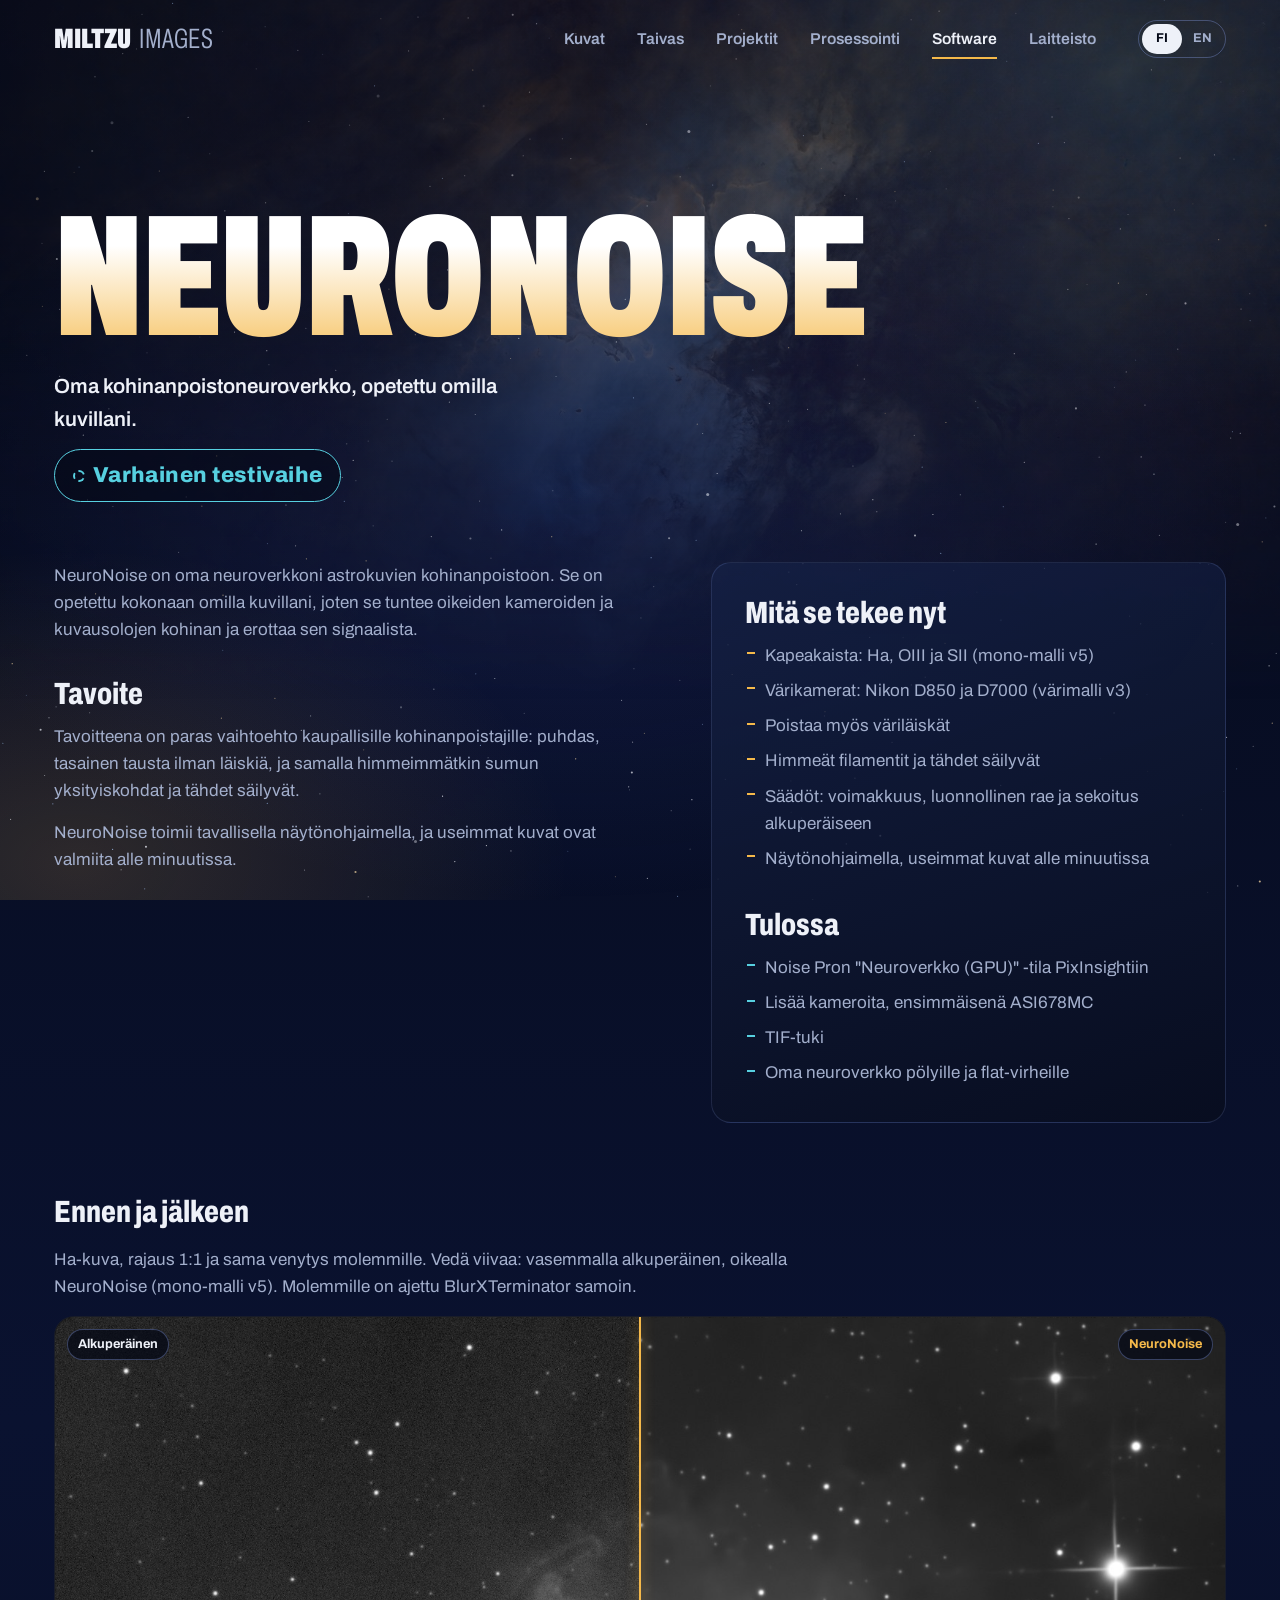
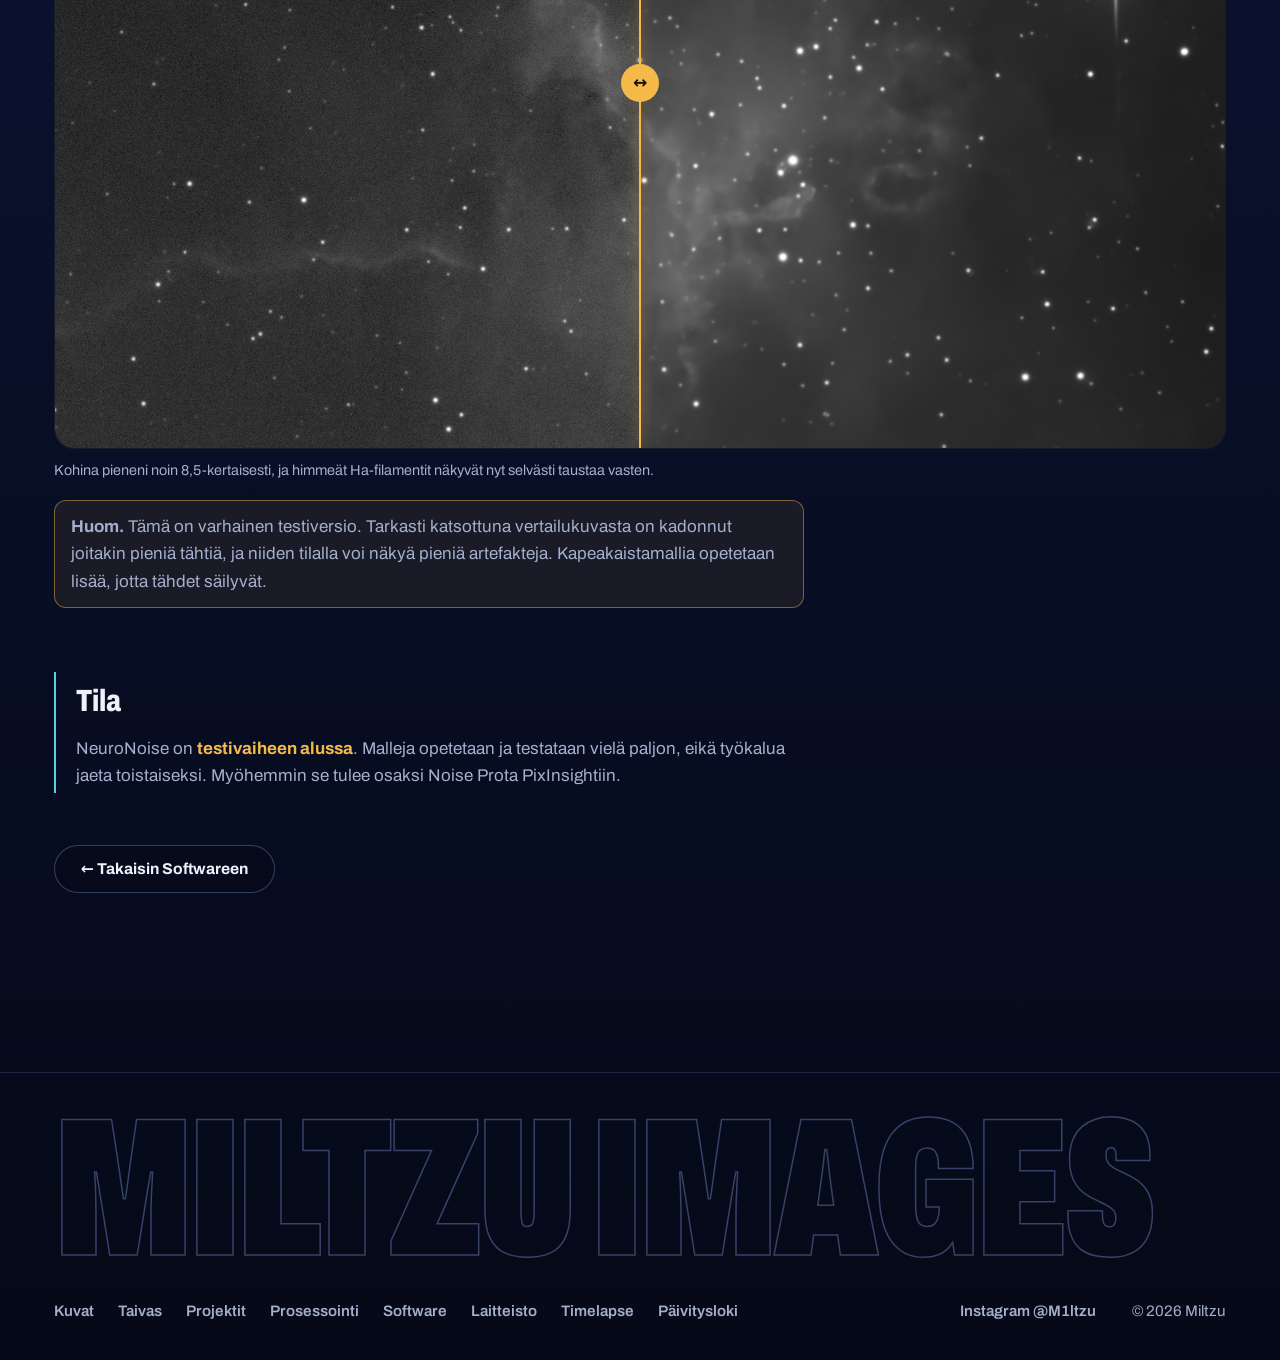
<file: neuronoise.html>
<!DOCTYPE html>
<html lang="fi">
<head>
<meta charset="UTF-8">
<meta name="viewport" content="width=device-width, initial-scale=1">
<title>NeuroNoise – Miltzu Images</title>
<meta name="description" content="NeuroNoise – Miltzun oma kohinanpoistoneuroverkko, opetettu omilla astrokuvilla.">
<meta name="theme-color" content="#050917">
<link rel="icon" href="favicon.svg" type="image/svg+xml">
<link rel="icon" href="favicon-32.png" type="image/png" sizes="32x32">
<link rel="apple-touch-icon" href="apple-touch-icon.png">
<link rel="preload" href="assets/fonts/archivo-latin.woff2" as="font" type="font/woff2" crossorigin>
<link rel="stylesheet" href="assets/site.css?v=4">
<style>
  html[lang="en"] .only-fi, html:not([lang="en"]) .only-en { display: none; }
  .is-lead { font-size: clamp(1.1rem, 1.6vw, 1.35rem); font-weight: 600; color: var(--text); margin-bottom: 14px; }
  .is-grid { display: grid; grid-template-columns: minmax(0, 1.15fr) minmax(0, 1fr); gap: clamp(28px, 5vw, 80px); align-items: start; }
  .is-text p { max-width: 62ch; color: var(--mute); margin-bottom: 14px; }
  .is-text h2, .is-panel h2 { margin: 34px 0 12px; font-stretch: 75%; font-weight: 800; font-size: clamp(1.4rem, 2.4vw, 2rem); line-height: 1.1; }
  .is-text > div > h2:first-child { margin-top: 0; }
  .is-panel { padding: clamp(22px, 2.6vw, 36px); border-radius: var(--r); border: 1px solid var(--line); background: linear-gradient(160deg, rgba(21, 33, 69, 0.82), rgba(8, 13, 30, 0.86)); }
  .is-panel h2:first-child { margin-top: 0; }
  .is-panel .sw-features li { margin-bottom: 2px; }
  .is-soon li::before { background: var(--oxy) !important; }
  .is-status { margin-top: clamp(36px, 5vw, 64px); padding: 4px 0 4px 20px; border-left: 2px solid var(--oxy); max-width: 75ch; }
  .is-status h2 { margin: 0 0 10px; font-stretch: 75%; font-weight: 800; font-size: clamp(1.4rem, 2.4vw, 2rem); }
  .is-status p { color: var(--mute); }
  .is-status strong { color: var(--gold); }
  .is-note { margin-top: 10px; font-size: 0.9rem; color: var(--dim) !important; }
  .is-back { margin-top: clamp(32px, 4vw, 52px); }
  @media (max-width: 860px) { .is-grid { grid-template-columns: 1fr; } }
  .nn-badge { font-size: clamp(1.05rem, 1.8vw, 1.35rem); font-weight: 800; padding: 8px 18px; border-radius: 999px; border: 1.5px solid var(--oxy); background: rgba(5, 9, 23, 0.55); letter-spacing: 0.02em; }
  .nn-badge::before { width: 12px; height: 12px; border-width: 2px; }
  .nn-early { margin-top: 18px; padding: 12px 16px; border-radius: 12px; border: 1px solid rgba(245, 185, 74, 0.45); background: rgba(245, 185, 74, 0.08); color: var(--text); max-width: 75ch; }
  .nn-compare { margin-top: clamp(36px, 5vw, 64px); }
  .nn-compare h2 { margin: 0 0 10px; font-stretch: 75%; font-weight: 800; font-size: clamp(1.4rem, 2.4vw, 2rem); }
  .nn-compare > p { color: var(--mute); max-width: 75ch; margin-bottom: 16px; }
  .ba { position: relative; overflow: hidden; border-radius: var(--r); border: 1px solid var(--line); background: #000; aspect-ratio: 8 / 5; touch-action: pan-y; user-select: none; }
  .ba img { position: absolute; inset: 0; width: 100%; height: 100%; object-fit: cover; display: block; pointer-events: none; }
  .ba .ba-after { clip-path: inset(0 0 0 var(--pos, 50%)); }
  .ba .ba-line { position: absolute; top: 0; bottom: 0; left: var(--pos, 50%); width: 2px; margin-left: -1px; background: var(--gold); box-shadow: 0 0 12px rgba(245, 185, 74, 0.6); pointer-events: none; }
  .ba .ba-line::after { content: "\2194"; position: absolute; top: 50%; left: 50%; width: 38px; height: 38px; margin: -19px 0 0 -19px; border-radius: 50%; background: var(--gold); color: #1b1203; font-weight: 800; display: grid; place-items: center; }
  .ba .ba-tag { position: absolute; top: 12px; padding: 4px 10px; border-radius: 999px; font-size: 0.8rem; font-weight: 700; background: rgba(5, 9, 23, 0.72); border: 1px solid var(--line-2); pointer-events: none; }
  .ba .ba-tag.l { left: 12px; } .ba .ba-tag.r { right: 12px; color: var(--gold); }
  .ba input { position: absolute; inset: 0; width: 100%; height: 100%; opacity: 0; cursor: ew-resize; margin: 0; }
  .ba input:focus-visible + .ba-line { outline: 2px solid var(--gold); outline-offset: 4px; }
  .nn-caption { margin-top: 10px; font-size: 0.9rem; color: var(--dim); max-width: 75ch; }
</style>
</head>
<body>
<div id="stars" aria-hidden="true"></div>
<a class="skip" href="#main" data-fi="Siirry sisältöön" data-en="Skip to content">Siirry sisältöön</a>

<header class="top">
  <a class="brand" href="index.html">Miltzu <span>Images</span></a>
  <button class="menu-btn" type="button" aria-expanded="false" aria-controls="nav" data-fi="Valikko" data-en="Menu">Valikko</button>
  <nav class="nav" id="nav" aria-label="Päävalikko">
      <a href="index.html" data-fi="Kuvat" data-en="Images">Kuvat</a>
      <a href="taivas.html" data-fi="Taivas" data-en="Sky">Taivas</a>
      <a href="projektit.html" data-fi="Projektit" data-en="Projects">Projektit</a>
      <a href="prosessointi.html" data-fi="Prosessointi" data-en="Processing">Prosessointi</a>
      <a href="software.html" class="active" aria-current="page" data-fi="Software" data-en="Software">Software</a>
      <a href="equipment.html" data-fi="Laitteisto" data-en="Equipment">Laitteisto</a>
  </nav>
  <div class="lang" role="group" aria-label="Kieli / Language">
    <button type="button" data-lang="fi" class="active">FI</button>
    <button type="button" data-lang="en">EN</button>
  </div>
</header>

<main id="main">
  <header class="page-head" data-banner="2">
    <h1 class="display">NeuroNoise</h1>
    <div>
      <p class="is-lead only-fi">Oma kohinanpoistoneuroverkko, opetettu omilla kuvillani.</p>
      <p class="is-lead only-en">My own denoising neural network, trained on my own images.</p>
      <p><span class="status nn-badge" data-fi="Varhainen testivaihe" data-en="Early testing">Varhainen testivaihe</span></p>
    </div>
  </header>
  <div class="page-body">
    <div class="is-grid">
      <div class="is-text">
        <div class="only-fi">
          <p>NeuroNoise on oma neuroverkkoni astrokuvien kohinanpoistoon. Se on opetettu kokonaan omilla kuvillani, joten se tuntee oikeiden kameroiden ja kuvausolojen kohinan ja erottaa sen signaalista.</p>
          <h2>Tavoite</h2>
          <p>Tavoitteena on paras vaihtoehto kaupallisille kohinanpoistajille: puhdas, tasainen tausta ilman läiskiä, ja samalla himmeimmätkin sumun yksityiskohdat ja tähdet säilyvät.</p>
          <p>NeuroNoise toimii tavallisella näytönohjaimella, ja useimmat kuvat ovat valmiita alle minuutissa.</p>
        </div>
        <div class="only-en">
          <p>NeuroNoise is my own neural network for denoising astrophotos. It is trained entirely on my own images, so it knows the noise of real cameras and real sky conditions and separates it from the signal.</p>
          <h2>The goal</h2>
          <p>The goal is the best alternative to commercial denoisers: a clean, even background without blotches, while even the faintest nebula detail and the stars stay intact.</p>
          <p>NeuroNoise runs on an ordinary graphics card, and most images are done in under a minute.</p>
        </div>
      </div>
      <aside class="is-panel">
        <h2 data-fi="Mitä se tekee nyt" data-en="What it does now">Mitä se tekee nyt</h2>
        <ul class="sw-features only-fi">
          <li>Kapeakaista: Ha, OIII ja SII (mono-malli v5)</li>
          <li>Värikamerat: Nikon D850 ja D7000 (värimalli v3)</li>
          <li>Poistaa myös väriläiskät</li>
          <li>Himmeät filamentit ja tähdet säilyvät</li>
          <li>Säädöt: voimakkuus, luonnollinen rae ja sekoitus alkuperäiseen</li>
          <li>Näytönohjaimella, useimmat kuvat alle minuutissa</li>
        </ul>
        <ul class="sw-features only-en">
          <li>Narrowband: Ha, OIII and SII (mono model v5)</li>
          <li>Colour cameras: Nikon D850 and D7000 (colour model v3)</li>
          <li>Removes colour blotches too</li>
          <li>Faint filaments and stars stay intact</li>
          <li>Controls: strength, natural grain and blend with the original</li>
          <li>On the graphics card, most images in under a minute</li>
        </ul>
        <h2 data-fi="Tulossa" data-en="Coming next">Tulossa</h2>
        <ul class="sw-features is-soon only-fi">
          <li>Noise Pron "Neuroverkko (GPU)" -tila PixInsightiin</li>
          <li>Lisää kameroita, ensimmäisenä ASI678MC</li>
          <li>TIF-tuki</li>
          <li>Oma neuroverkko pölyille ja flat-virheille</li>
        </ul>
        <ul class="sw-features is-soon only-en">
          <li>"Neural network (GPU)" mode for Noise Pro in PixInsight</li>
          <li>More cameras, the ASI678MC first</li>
          <li>TIF support</li>
          <li>A network of its own for dust and flat errors</li>
        </ul>
      </aside>
    </div>

    <section class="nn-compare">
      <h2 data-fi="Ennen ja jälkeen" data-en="Before and after">Ennen ja jälkeen</h2>
      <p class="only-fi">Ha-kuva, rajaus 1:1 ja sama venytys molemmille. Vedä viivaa: vasemmalla alkuperäinen, oikealla NeuroNoise (mono-malli v5). Molemmille on ajettu BlurXTerminator samoin.</p>
      <p class="only-en">Ha image, 1:1 crop with the same stretch for both. Drag the line: the original on the left, NeuroNoise (mono model v5) on the right. BlurXTerminator was run on both in the same way.</p>
      <div class="ba" style="--pos: 50%">
        <img src="images/software/neuronoise-ha-ennen.jpg" alt="" width="1600" height="1000">
        <img class="ba-after" src="images/software/neuronoise-ha-jalkeen.jpg" alt="" width="1600" height="1000">
        <span class="ba-tag l" data-fi="Alkuperäinen" data-en="Original">Alkuperäinen</span>
        <span class="ba-tag r">NeuroNoise</span>
        <input type="range" min="0" max="100" value="50" step="0.5" aria-label="Ennen / jälkeen" data-fi-label="Ennen / jälkeen" data-en-label="Before / after">
        <span class="ba-line" aria-hidden="true"></span>
      </div>
      <p class="nn-caption only-fi">Kohina pieneni noin 8,5-kertaisesti, ja himmeät Ha-filamentit näkyvät nyt selvästi taustaa vasten.</p>
      <p class="nn-caption only-en">The noise dropped about 8.5-fold, and the faint Ha filaments now stand out clearly against the background.</p>
      <p class="nn-early only-fi"><strong>Huom.</strong> Tämä on varhainen testiversio. Tarkasti katsottuna vertailukuvasta on kadonnut joitakin pieniä tähtiä, ja niiden tilalla voi näkyä pieniä artefakteja. Kapeakaistamallia opetetaan lisää, jotta tähdet säilyvät.</p>
      <p class="nn-early only-en"><strong>Note.</strong> This is an early test version. Looking closely, some small stars have disappeared from the comparison image, and small artefacts may show in their place. The narrowband model will get more training so that the stars stay.</p>
    </section>

    <section class="is-status">
      <h2 data-fi="Tila" data-en="Status">Tila</h2>
      <p class="only-fi">NeuroNoise on <strong>testivaiheen alussa</strong>. Malleja opetetaan ja testataan vielä paljon, eikä työkalua jaeta toistaiseksi. Myöhemmin se tulee osaksi Noise Prota PixInsightiin.</p>
      <p class="only-en">NeuroNoise is <strong>at the start of testing</strong>. The models still need a lot of training and testing, and the tool is not shared for now. Later it will become part of Noise Pro in PixInsight.</p>
    </section>

    <p class="is-back"><a class="btn btn-line" href="software.html#neuroverkot" data-fi="← Takaisin Softwareen" data-en="← Back to Software">← Takaisin Softwareen</a></p>
  </div>
</main>

<footer class="foot">
  <p class="foot-mark" aria-hidden="true">Miltzu Images</p>
  <div class="foot-row">
    <nav aria-label="Alavalikko">
      <a href="index.html" data-fi="Kuvat" data-en="Images">Kuvat</a>
      <a href="taivas.html" data-fi="Taivas" data-en="Sky">Taivas</a>
      <a href="projektit.html" data-fi="Projektit" data-en="Projects">Projektit</a>
      <a href="prosessointi.html" data-fi="Prosessointi" data-en="Processing">Prosessointi</a>
      <a href="software.html">Software</a>
      <a href="equipment.html" data-fi="Laitteisto" data-en="Equipment">Laitteisto</a>
      <a href="timelapset.html" data-fi="Timelapse" data-en="Timelapse">Timelapse</a>
      <a href="loki.html" data-fi="Päivitysloki" data-en="Update log">Päivitysloki</a>
    </nav>
    <a href="https://www.instagram.com/M1ltzu/" target="_blank" rel="noopener me">Instagram @M1ltzu</a>
    <span>© <span id="year">2026</span> Miltzu</span>
  </div>
</footer>

<script src="assets/site.js?v=5"></script>
<script>
  document.querySelectorAll(".ba").forEach(function (ba) {
    var r = ba.querySelector("input");
    var set = function () { ba.style.setProperty("--pos", r.value + "%"); };
    r.addEventListener("input", set); set();
  });
  // aria-label follows the page language
  var syncLabel = function () {
    var en = document.documentElement.lang === "en";
    document.querySelectorAll(".ba input").forEach(function (r) { r.setAttribute("aria-label", en ? r.dataset.enLabel : r.dataset.fiLabel); });
  };
  new MutationObserver(syncLabel).observe(document.documentElement, { attributes: true, attributeFilter: ["lang"] }); syncLabel();
</script>

</body>
</html>
</file>
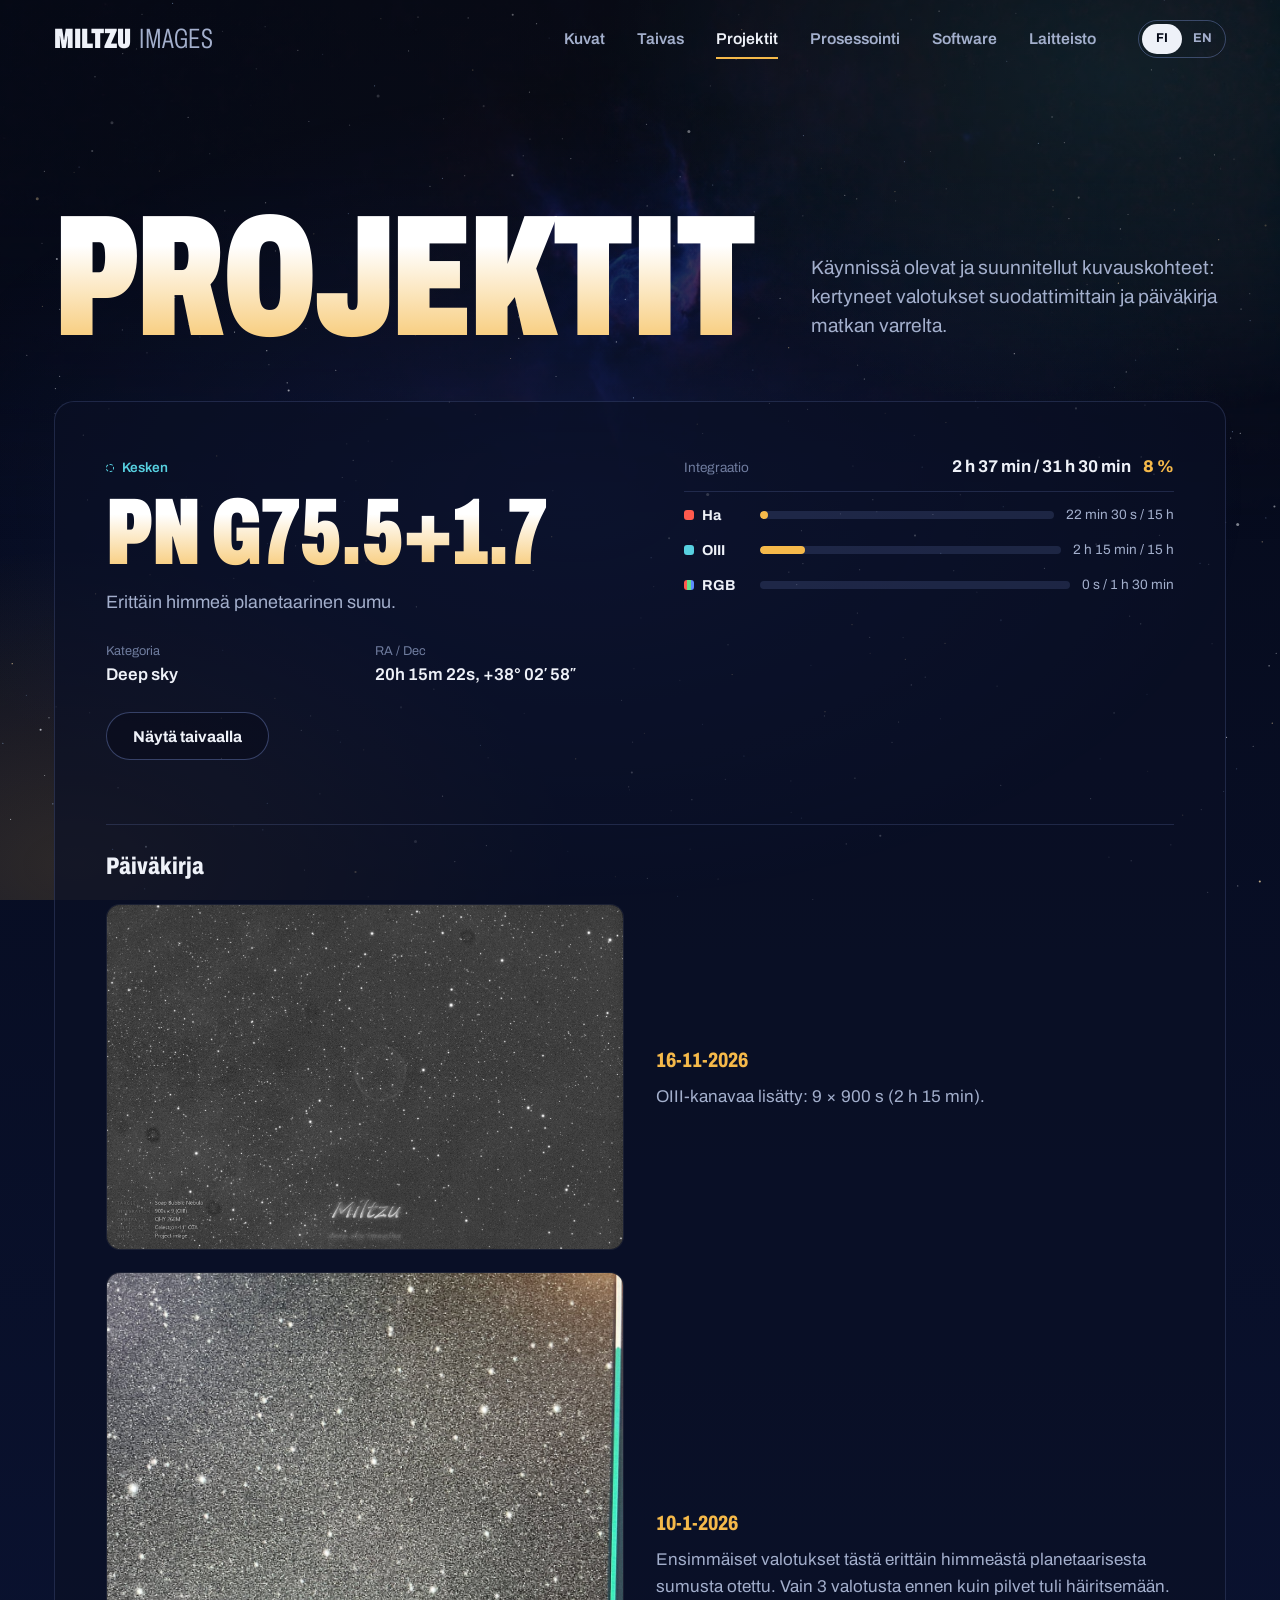
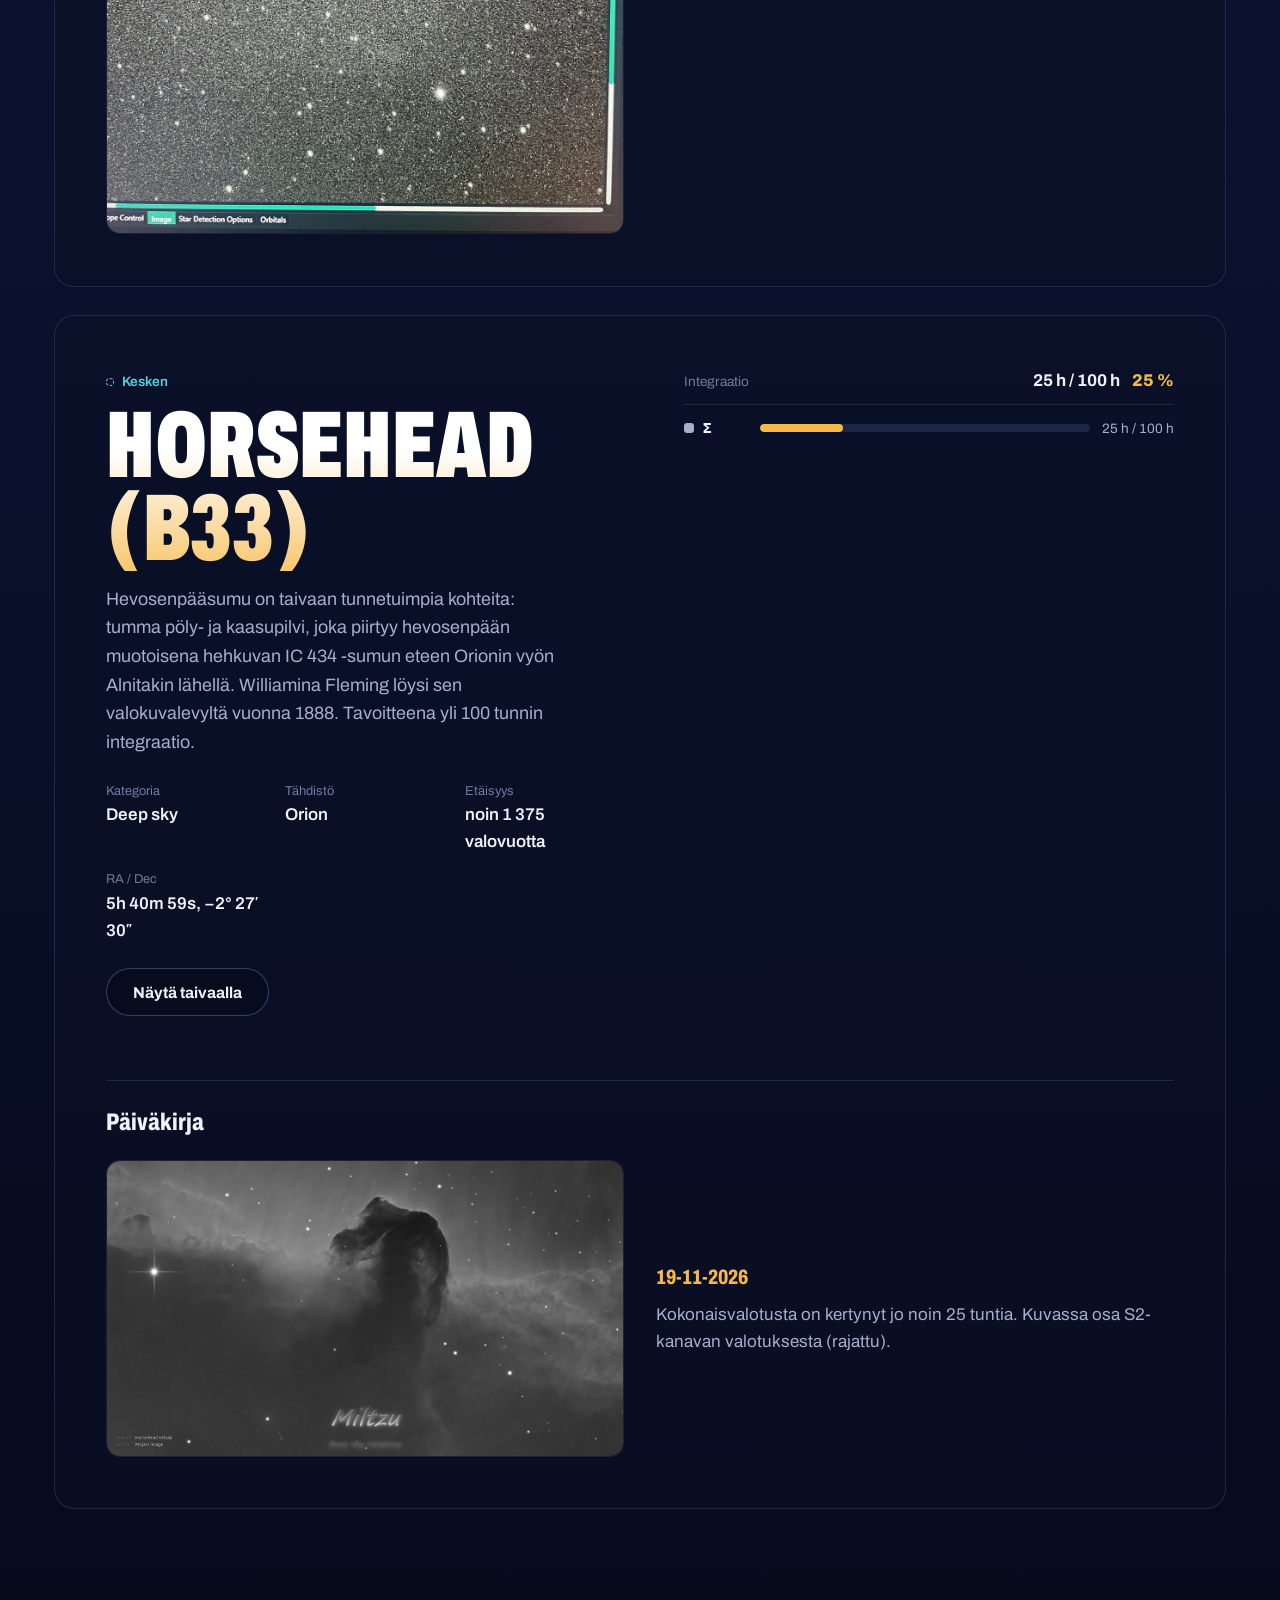
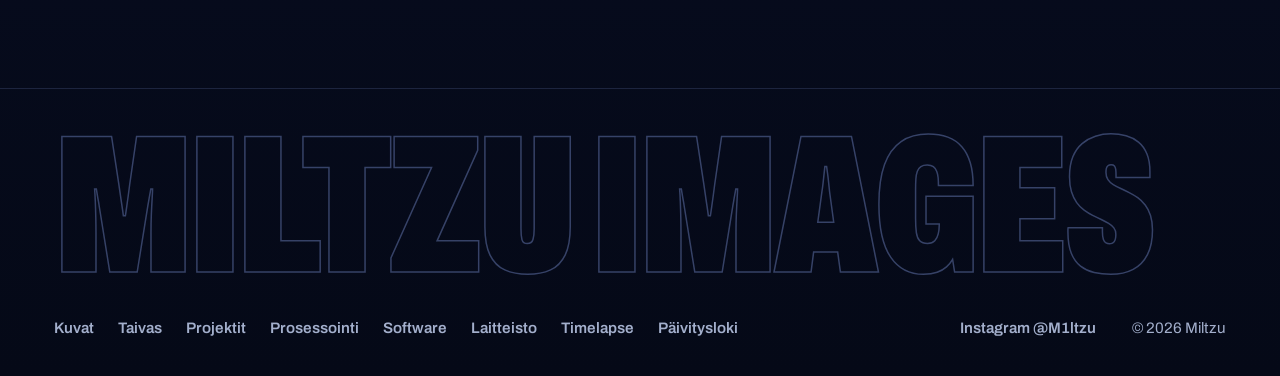
<file: projektit.html>
﻿<!DOCTYPE html>
<html lang="fi">
<head>
<meta charset="UTF-8">
<meta name="viewport" content="width=device-width, initial-scale=1">
<title>Projektit – Miltzu Images</title>
<meta name="description" content="Miltzun käynnissä olevat astrokuvausprojektit ja niiden edistyminen.">
<meta name="theme-color" content="#050917">
<link rel="icon" href="favicon.svg" type="image/svg+xml">
<link rel="icon" href="favicon-32.png" type="image/png" sizes="32x32">
<link rel="apple-touch-icon" href="apple-touch-icon.png">
<link rel="preload" href="assets/fonts/archivo-latin.woff2" as="font" type="font/woff2" crossorigin>
<link rel="stylesheet" href="assets/site.css?v=2">
</head>
<body>
<div id="stars" aria-hidden="true"></div>
<a class="skip" href="#main" data-fi="Siirry sisältöön" data-en="Skip to content">Siirry sisältöön</a>

<header class="top">
  <a class="brand" href="index.html">Miltzu <span>Images</span></a>
  <button class="menu-btn" type="button" aria-expanded="false" aria-controls="nav" data-fi="Valikko" data-en="Menu">Valikko</button>
  <nav class="nav" id="nav" aria-label="Päävalikko">
      <a href="index.html" data-fi="Kuvat" data-en="Images">Kuvat</a>
      <a href="taivas.html" data-fi="Taivas" data-en="Sky">Taivas</a>
      <a href="projektit.html" class="active" aria-current="page" data-fi="Projektit" data-en="Projects">Projektit</a>
      <a href="prosessointi.html" data-fi="Prosessointi" data-en="Processing">Prosessointi</a>
      <a href="software.html" data-fi="Software" data-en="Software">Software</a>
      <a href="equipment.html" data-fi="Laitteisto" data-en="Equipment">Laitteisto</a>
  </nav>
  <div class="lang" role="group" aria-label="Kieli / Language">
    <button type="button" data-lang="fi" class="active">FI</button>
    <button type="button" data-lang="en">EN</button>
  </div>
</header>

<main id="main">
  <header class="page-head" data-banner="1">
    <h1 class="display" data-fi="Projektit" data-en="Projects">Projektit</h1>
    <p class="lead" data-fi="Käynnissä olevat ja suunnitellut kuvauskohteet: kertyneet valotukset suodattimittain ja päiväkirja matkan varrelta." data-en="Ongoing and planned targets: exposure gathered per filter and a journal along the way.">Käynnissä olevat ja suunnitellut kuvauskohteet: kertyneet valotukset suodattimittain ja päiväkirja matkan varrelta.</p>
  </header>
  <div class="page-body">
    <div id="projects"></div>
  </div>
</main>

<footer class="foot">
  <p class="foot-mark" aria-hidden="true">Miltzu Images</p>
  <div class="foot-row">
    <nav aria-label="Alavalikko">
      <a href="index.html" data-fi="Kuvat" data-en="Images">Kuvat</a>
      <a href="taivas.html" data-fi="Taivas" data-en="Sky">Taivas</a>
      <a href="projektit.html" data-fi="Projektit" data-en="Projects">Projektit</a>
      <a href="prosessointi.html" data-fi="Prosessointi" data-en="Processing">Prosessointi</a>
      <a href="software.html">Software</a>
      <a href="equipment.html" data-fi="Laitteisto" data-en="Equipment">Laitteisto</a>
      <a href="timelapset.html" data-fi="Timelapse" data-en="Timelapse">Timelapse</a>
      <a href="loki.html" data-fi="Päivitysloki" data-en="Update log">Päivitysloki</a>
    </nav>
    <a href="https://www.instagram.com/M1ltzu/" target="_blank" rel="noopener me">Instagram @M1ltzu</a>
    <span>© <span id="year">2026</span> Miltzu</span>
  </div>
</footer>

<script src="assets/site.js?v=2"></script>

</body>
</html>
</file>
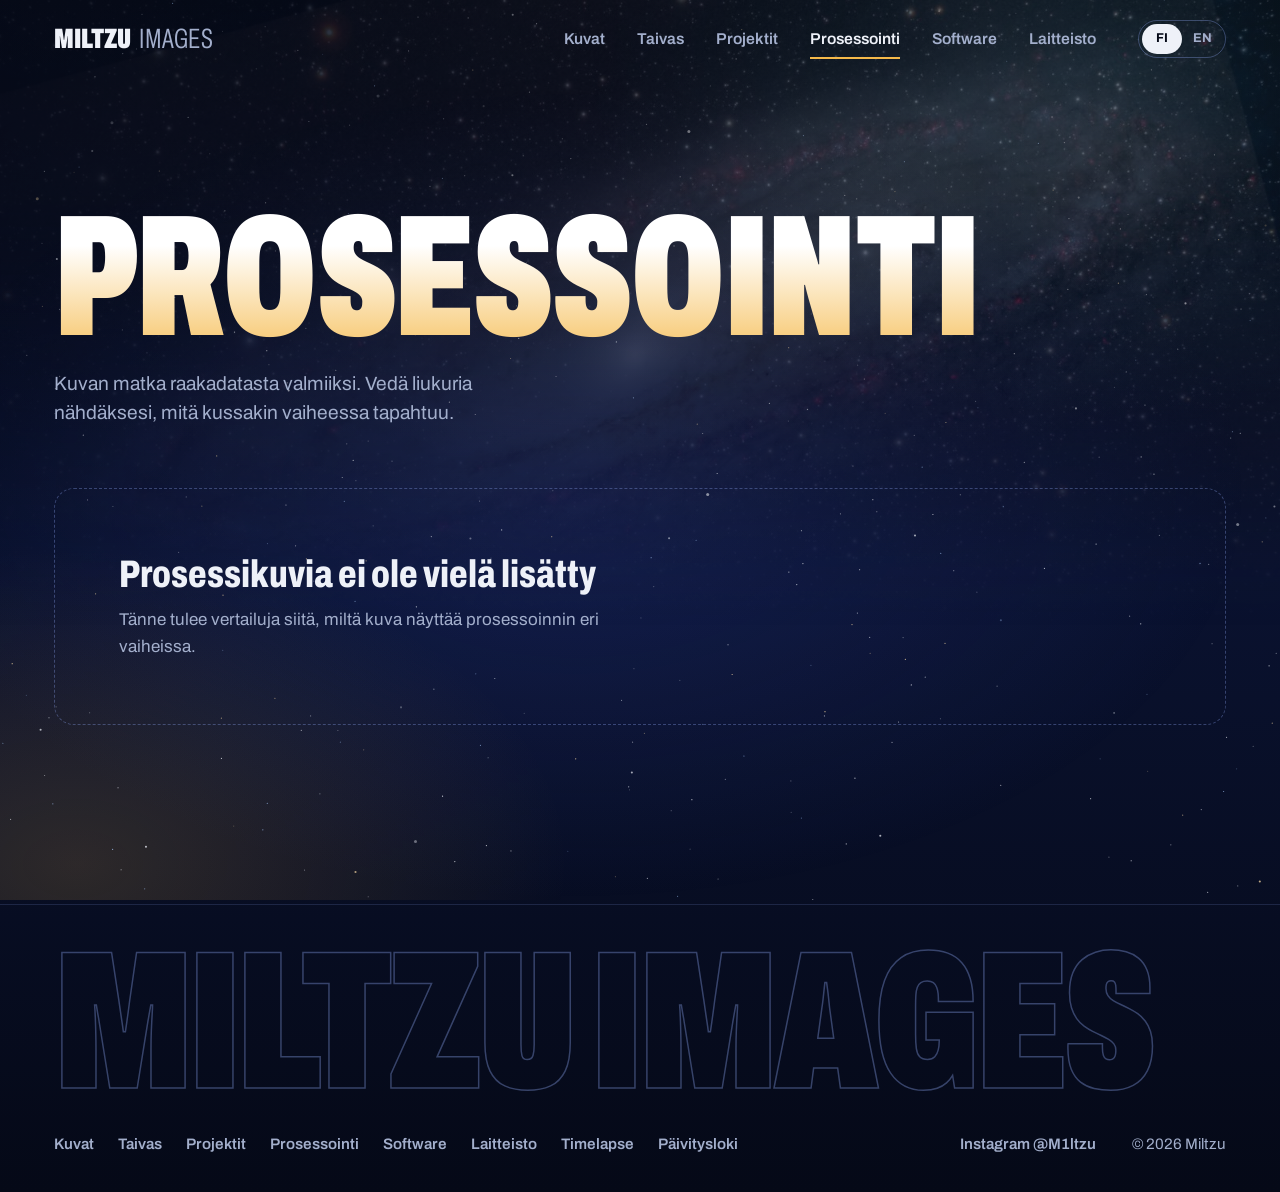
<file: prosessointi.html>
﻿<!DOCTYPE html>
<html lang="fi">
<head>
<meta charset="UTF-8">
<meta name="viewport" content="width=device-width, initial-scale=1">
<title>Prosessointi – Miltzu Images</title>
<meta name="description" content="Astrokuvien prosessointi vaihe vaiheelta, ennen ja jälkeen.">
<meta name="theme-color" content="#050917">
<link rel="icon" href="favicon.svg" type="image/svg+xml">
<link rel="icon" href="favicon-32.png" type="image/png" sizes="32x32">
<link rel="apple-touch-icon" href="apple-touch-icon.png">
<link rel="preload" href="assets/fonts/archivo-latin.woff2" as="font" type="font/woff2" crossorigin>
<link rel="stylesheet" href="assets/site.css?v=2">
</head>
<body>
<div id="stars" aria-hidden="true"></div>
<a class="skip" href="#main" data-fi="Siirry sisältöön" data-en="Skip to content">Siirry sisältöön</a>

<header class="top">
  <a class="brand" href="index.html">Miltzu <span>Images</span></a>
  <button class="menu-btn" type="button" aria-expanded="false" aria-controls="nav" data-fi="Valikko" data-en="Menu">Valikko</button>
  <nav class="nav" id="nav" aria-label="Päävalikko">
      <a href="index.html" data-fi="Kuvat" data-en="Images">Kuvat</a>
      <a href="taivas.html" data-fi="Taivas" data-en="Sky">Taivas</a>
      <a href="projektit.html" data-fi="Projektit" data-en="Projects">Projektit</a>
      <a href="prosessointi.html" class="active" aria-current="page" data-fi="Prosessointi" data-en="Processing">Prosessointi</a>
      <a href="software.html" data-fi="Software" data-en="Software">Software</a>
      <a href="equipment.html" data-fi="Laitteisto" data-en="Equipment">Laitteisto</a>
  </nav>
  <div class="lang" role="group" aria-label="Kieli / Language">
    <button type="button" data-lang="fi" class="active">FI</button>
    <button type="button" data-lang="en">EN</button>
  </div>
</header>

<main id="main">
  <header class="page-head" data-banner="0">
    <h1 class="display" data-fi="Prosessointi" data-en="Processing">Prosessointi</h1>
    <p class="lead" data-fi="Kuvan matka raakadatasta valmiiksi. Vedä liukuria nähdäksesi, mitä kussakin vaiheessa tapahtuu." data-en="An image's journey from raw data to finished. Drag the slider to see what each stage does.">Kuvan matka raakadatasta valmiiksi. Vedä liukuria nähdäksesi, mitä kussakin vaiheessa tapahtuu.</p>
  </header>
  <div class="page-body">
    <div id="process-list" class="process-list"></div>
  </div>
</main>

<footer class="foot">
  <p class="foot-mark" aria-hidden="true">Miltzu Images</p>
  <div class="foot-row">
    <nav aria-label="Alavalikko">
      <a href="index.html" data-fi="Kuvat" data-en="Images">Kuvat</a>
      <a href="taivas.html" data-fi="Taivas" data-en="Sky">Taivas</a>
      <a href="projektit.html" data-fi="Projektit" data-en="Projects">Projektit</a>
      <a href="prosessointi.html" data-fi="Prosessointi" data-en="Processing">Prosessointi</a>
      <a href="software.html">Software</a>
      <a href="equipment.html" data-fi="Laitteisto" data-en="Equipment">Laitteisto</a>
      <a href="timelapset.html" data-fi="Timelapse" data-en="Timelapse">Timelapse</a>
      <a href="loki.html" data-fi="Päivitysloki" data-en="Update log">Päivitysloki</a>
    </nav>
    <a href="https://www.instagram.com/M1ltzu/" target="_blank" rel="noopener me">Instagram @M1ltzu</a>
    <span>© <span id="year">2026</span> Miltzu</span>
  </div>
</footer>

<script src="assets/site.js?v=2"></script>

</body>
</html>
</file>
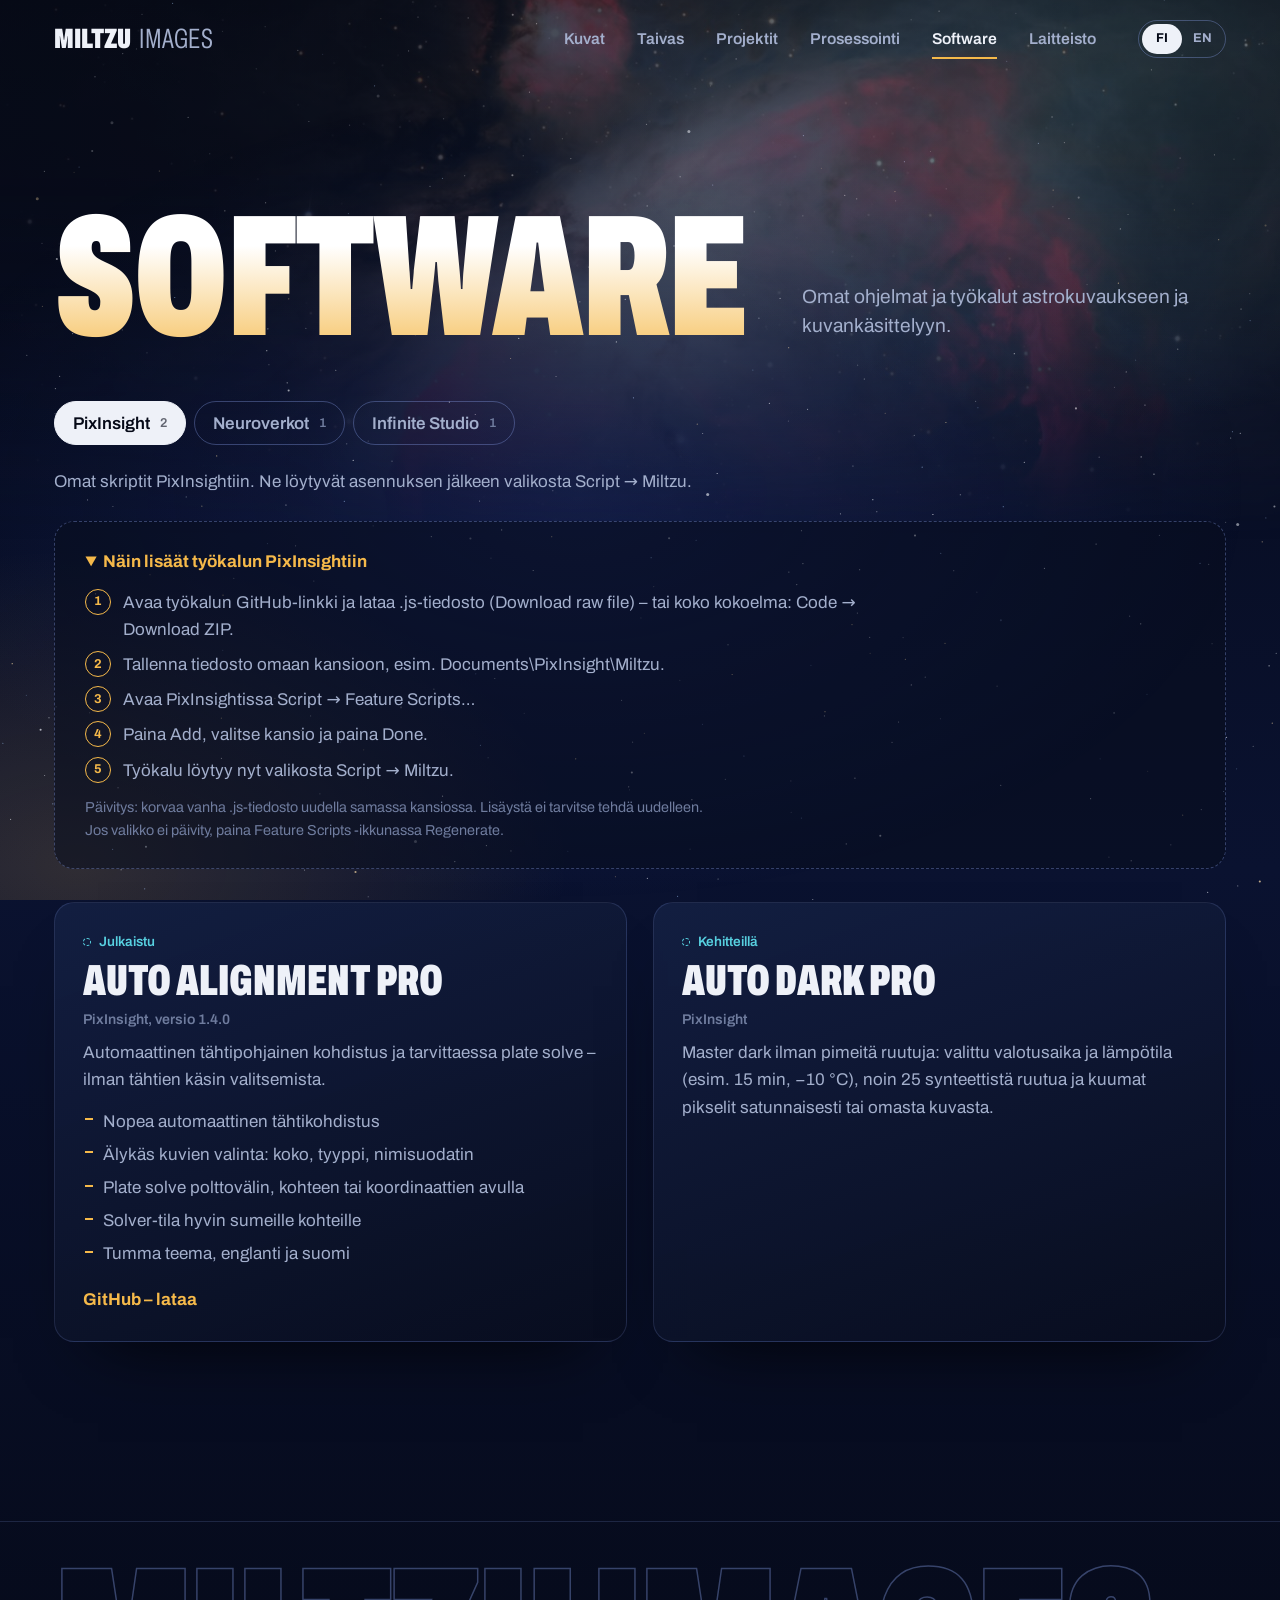
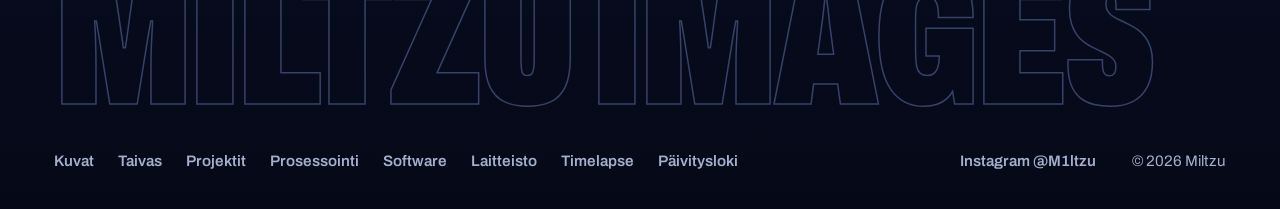
<file: software.html>
﻿<!DOCTYPE html>
<html lang="fi">
<head>
<meta charset="UTF-8">
<meta name="viewport" content="width=device-width, initial-scale=1">
<title>Software – Miltzu Images</title>
<meta name="description" content="Miltzun omat ohjelmat ja työkalut astrokuvaukseen.">
<meta name="theme-color" content="#050917">
<link rel="icon" href="favicon.svg" type="image/svg+xml">
<link rel="icon" href="favicon-32.png" type="image/png" sizes="32x32">
<link rel="apple-touch-icon" href="apple-touch-icon.png">
<link rel="preload" href="assets/fonts/archivo-latin.woff2" as="font" type="font/woff2" crossorigin>
<link rel="stylesheet" href="assets/site.css?v=4">
</head>
<body>
<div id="stars" aria-hidden="true"></div>
<a class="skip" href="#main" data-fi="Siirry sisältöön" data-en="Skip to content">Siirry sisältöön</a>

<header class="top">
  <a class="brand" href="index.html">Miltzu <span>Images</span></a>
  <button class="menu-btn" type="button" aria-expanded="false" aria-controls="nav" data-fi="Valikko" data-en="Menu">Valikko</button>
  <nav class="nav" id="nav" aria-label="Päävalikko">
      <a href="index.html" data-fi="Kuvat" data-en="Images">Kuvat</a>
      <a href="taivas.html" data-fi="Taivas" data-en="Sky">Taivas</a>
      <a href="projektit.html" data-fi="Projektit" data-en="Projects">Projektit</a>
      <a href="prosessointi.html" data-fi="Prosessointi" data-en="Processing">Prosessointi</a>
      <a href="software.html" class="active" aria-current="page" data-fi="Software" data-en="Software">Software</a>
      <a href="equipment.html" data-fi="Laitteisto" data-en="Equipment">Laitteisto</a>
  </nav>
  <div class="lang" role="group" aria-label="Kieli / Language">
    <button type="button" data-lang="fi" class="active">FI</button>
    <button type="button" data-lang="en">EN</button>
  </div>
</header>

<main id="main">
  <header class="page-head" data-banner="3">
    <h1 class="display" data-fi="Software" data-en="Software">Software</h1>
    <p class="lead" data-fi="Omat ohjelmat ja työkalut astrokuvaukseen ja kuvankäsittelyyn." data-en="My own programs and tools for astrophotography and image processing.">Omat ohjelmat ja työkalut astrokuvaukseen ja kuvankäsittelyyn.</p>
  </header>
  <div class="page-body">
    <div id="software"></div>
  </div>
</main>

<footer class="foot">
  <p class="foot-mark" aria-hidden="true">Miltzu Images</p>
  <div class="foot-row">
    <nav aria-label="Alavalikko">
      <a href="index.html" data-fi="Kuvat" data-en="Images">Kuvat</a>
      <a href="taivas.html" data-fi="Taivas" data-en="Sky">Taivas</a>
      <a href="projektit.html" data-fi="Projektit" data-en="Projects">Projektit</a>
      <a href="prosessointi.html" data-fi="Prosessointi" data-en="Processing">Prosessointi</a>
      <a href="software.html">Software</a>
      <a href="equipment.html" data-fi="Laitteisto" data-en="Equipment">Laitteisto</a>
      <a href="timelapset.html" data-fi="Timelapse" data-en="Timelapse">Timelapse</a>
      <a href="loki.html" data-fi="Päivitysloki" data-en="Update log">Päivitysloki</a>
    </nav>
    <a href="https://www.instagram.com/M1ltzu/" target="_blank" rel="noopener me">Instagram @M1ltzu</a>
    <span>© <span id="year">2026</span> Miltzu</span>
  </div>
</footer>

<script src="assets/site.js?v=5"></script>

</body>
</html>
</file>
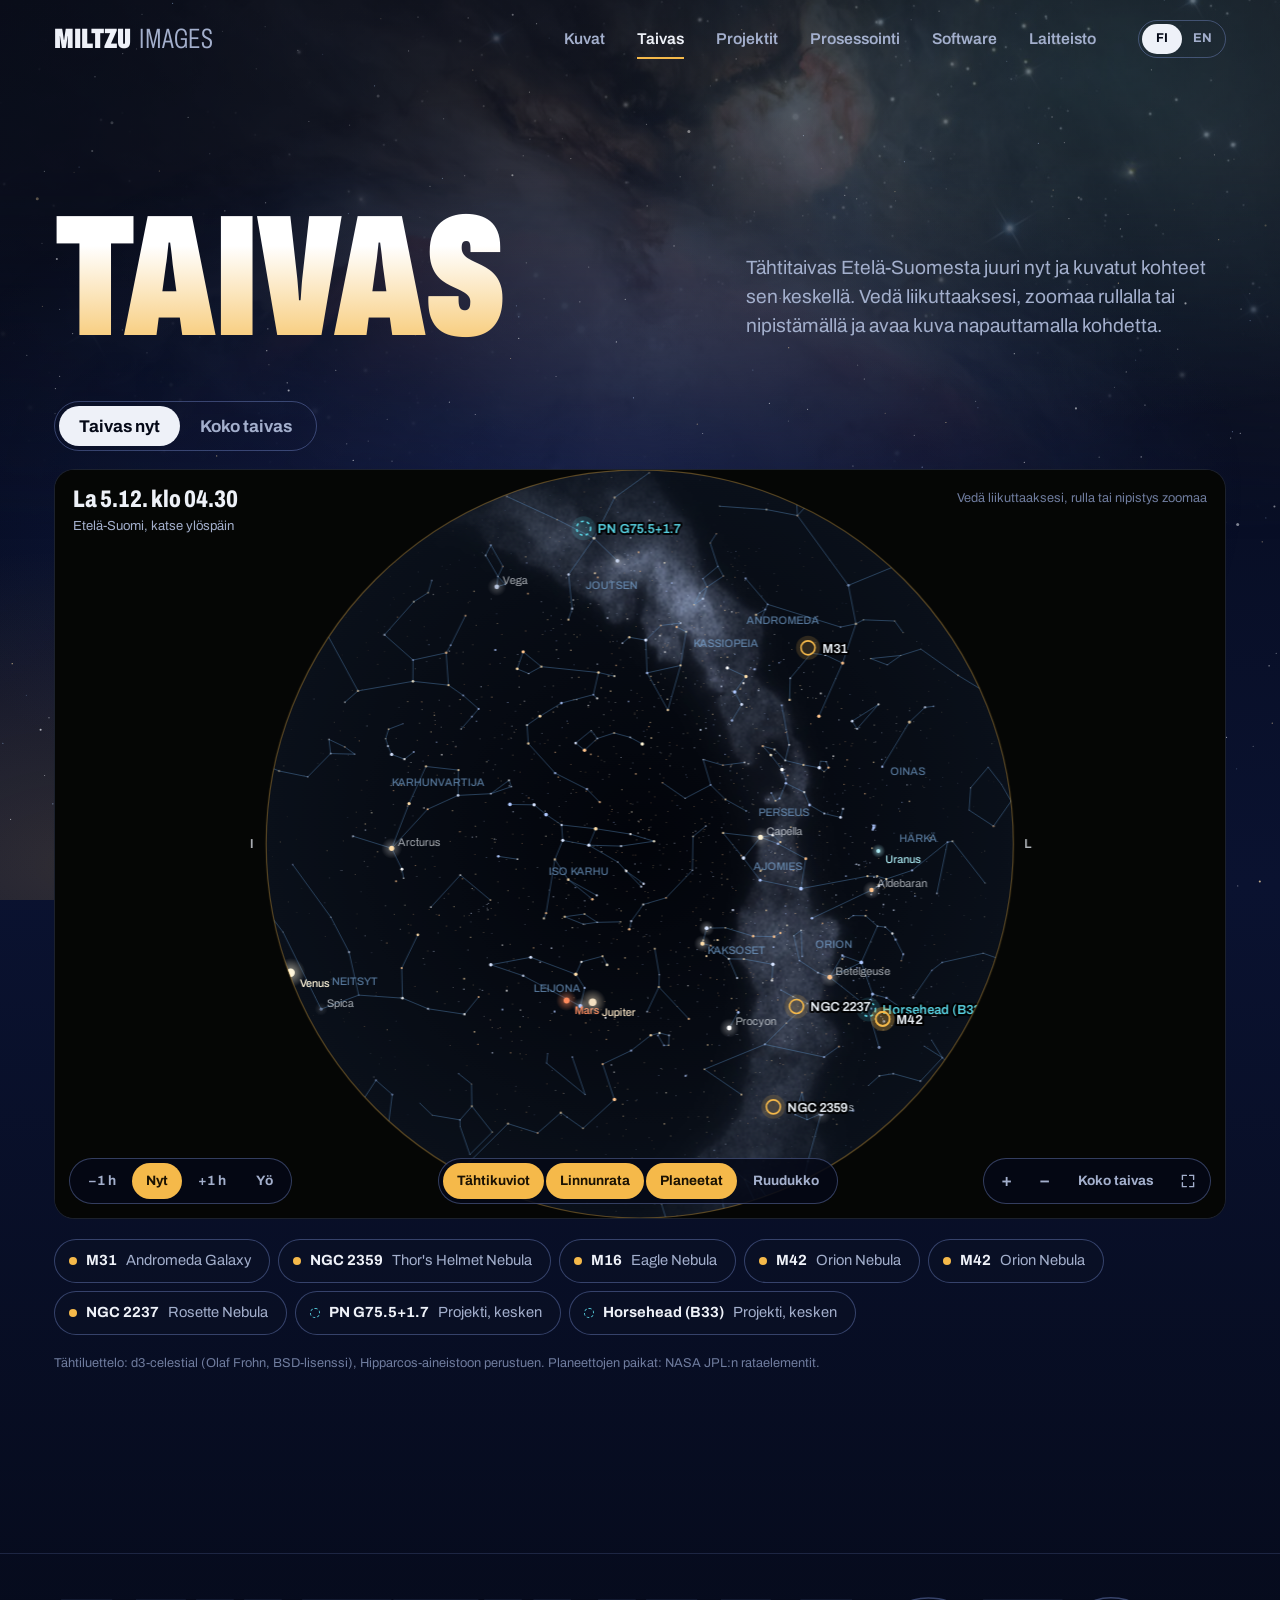
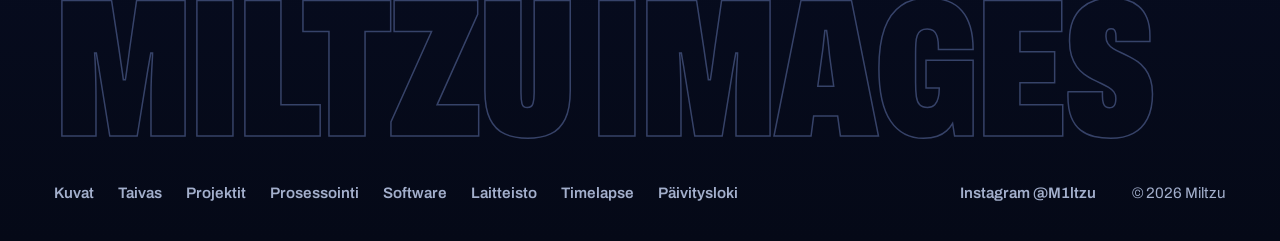
<file: taivas.html>
﻿<!DOCTYPE html>
<html lang="fi">
<head>
<meta charset="UTF-8">
<meta name="viewport" content="width=device-width, initial-scale=1">
<title>Taivas – Miltzu Images</title>
<meta name="description" content="Tähtitaivas Suomesta juuri nyt ja Miltzun kuvaamat kohteet taivaskartalla.">
<meta name="theme-color" content="#050917">
<link rel="icon" href="favicon.svg" type="image/svg+xml">
<link rel="icon" href="favicon-32.png" type="image/png" sizes="32x32">
<link rel="apple-touch-icon" href="apple-touch-icon.png">
<link rel="preload" href="assets/fonts/archivo-latin.woff2" as="font" type="font/woff2" crossorigin>
<link rel="stylesheet" href="assets/site.css?v=2">
</head>
<body>
<div id="stars" aria-hidden="true"></div>
<a class="skip" href="#main" data-fi="Siirry sisältöön" data-en="Skip to content">Siirry sisältöön</a>

<header class="top">
  <a class="brand" href="index.html">Miltzu <span>Images</span></a>
  <button class="menu-btn" type="button" aria-expanded="false" aria-controls="nav" data-fi="Valikko" data-en="Menu">Valikko</button>
  <nav class="nav" id="nav" aria-label="Päävalikko">
      <a href="index.html" data-fi="Kuvat" data-en="Images">Kuvat</a>
      <a href="taivas.html" class="active" aria-current="page" data-fi="Taivas" data-en="Sky">Taivas</a>
      <a href="projektit.html" data-fi="Projektit" data-en="Projects">Projektit</a>
      <a href="prosessointi.html" data-fi="Prosessointi" data-en="Processing">Prosessointi</a>
      <a href="software.html" data-fi="Software" data-en="Software">Software</a>
      <a href="equipment.html" data-fi="Laitteisto" data-en="Equipment">Laitteisto</a>
  </nav>
  <div class="lang" role="group" aria-label="Kieli / Language">
    <button type="button" data-lang="fi" class="active">FI</button>
    <button type="button" data-lang="en">EN</button>
  </div>
</header>

<main id="main">
  <header class="page-head" data-banner="4">
    <h1 class="display" data-fi="Taivas" data-en="Sky">Taivas</h1>
    <p class="lead" data-fi="Tähtitaivas Etelä-Suomesta juuri nyt ja kuvatut kohteet sen keskellä. Vedä liikuttaaksesi, zoomaa rullalla tai nipistämällä ja avaa kuva napauttamalla kohdetta." data-en="The night sky from southern Finland right now, with the imaged objects on it. Drag to look around, scroll or pinch to zoom, and tap an object to open its image.">Tähtitaivas Etelä-Suomesta juuri nyt ja kuvatut kohteet sen keskellä. Vedä liikuttaaksesi, zoomaa rullalla tai nipistämällä ja avaa kuva napauttamalla kohdetta.</p>
  </header>

  <section id="skymap-section" class="page-body">
    <div class="seg" role="group" aria-label="Näkymä">
      <button type="button" class="active" data-skyview="live" data-fi="Taivas nyt" data-en="Sky now">Taivas nyt</button>
      <button type="button" data-skyview="map" data-fi="Koko taivas" data-en="Whole sky">Koko taivas</button>
    </div>

    <div id="skyLive" class="skylive">
      <canvas id="skyCanvas" class="skylive-canvas" aria-label="Tähtitaivas Suomesta katsottuna"></canvas>
      <div class="skylive-hud">
        <span id="skyTime" class="skylive-time"></span>
        <span class="skylive-place" data-fi="Etelä-Suomi, katse ylöspäin" data-en="Southern Finland, looking up">Etelä-Suomi, katse ylöspäin</span>
        <span id="skySunNote" class="skylive-note" hidden></span>
      </div>
      <div class="skylive-bar">
        <div class="skylive-group">
          <button class="sky-btn" type="button" data-time="-1" aria-label="-1 h">−1 h</button>
          <button class="sky-btn sky-now active" type="button" data-time="0" data-fi="Nyt" data-en="Now">Nyt</button>
          <button class="sky-btn" type="button" data-time="1" aria-label="+1 h">+1 h</button>
          <button class="sky-btn sky-night" type="button" data-time="night" data-fi="Yö" data-en="Night">Yö</button>
        </div>
        <div class="skylive-group">
          <button class="sky-btn active" type="button" data-layer="cons" data-fi="Tähtikuviot" data-en="Constellations">Tähtikuviot</button>
          <button class="sky-btn active" type="button" data-layer="mw" data-fi="Linnunrata" data-en="Milky Way">Linnunrata</button>
          <button class="sky-btn active" type="button" data-layer="planets" data-fi="Planeetat" data-en="Planets">Planeetat</button>
          <button class="sky-btn" type="button" data-layer="grid" data-fi="Ruudukko" data-en="Grid">Ruudukko</button>
        </div>
        <div class="skylive-group">
          <button class="sky-btn sky-icon" type="button" data-zoom="in" aria-label="Zoomaa lähemmäs">+</button>
          <button class="sky-btn sky-icon" type="button" data-zoom="out" aria-label="Zoomaa kauemmas">−</button>
          <button class="sky-btn" type="button" data-zoom="reset" data-fi="Koko taivas" data-en="All sky">Koko taivas</button>
          <button id="skyFull" class="sky-btn sky-icon" type="button" aria-label="Koko näyttö" title="Koko näyttö">
            <svg viewBox="0 0 20 20"><path d="M3 8V3h5M17 8V3h-5M3 12v5h5M17 12v5h-5"/></svg>
          </button>
        </div>
      </div>
      <div id="skyLiveTip" class="skymap-tip" hidden></div>
      <div id="skyCard" class="skylive-card" hidden></div>
      <p class="skylive-hint" data-fi="Vedä liikuttaaksesi, rulla tai nipistys zoomaa" data-en="Drag to look around, scroll or pinch to zoom">Vedä liikuttaaksesi, rulla tai nipistys zoomaa</p>
    </div>

    <div id="skyMapPanel" class="skymap-panel" hidden>
      <div id="skyMapWrap" class="skymap-wrap">
        <svg id="skyMap" class="skymap" viewBox="0 0 1000 520" role="img" aria-label="Taivaskartta"></svg>
        <div id="skyMapTip" class="skymap-tip" hidden></div>
      </div>
      <div class="skymap-legend">
        <span><i class="lg-dot"></i><span data-fi="Kuvattu kohde" data-en="Imaged object">Kuvattu kohde</span></span>
        <span><i class="lg-proj"></i><span data-fi="Projekti kesken" data-en="Project in progress">Projekti kesken</span></span>
        <span><i class="lg-mw"></i><span data-fi="Linnunrata" data-en="Milky Way">Linnunrata</span></span>
        <span><i class="lg-ecl"></i><span data-fi="Ekliptika" data-en="Ecliptic">Ekliptika</span></span>
        <span><i class="lg-south"></i><span data-fi="Ei nouse Suomessa (60° P)" data-en="Never rises in Finland (60° N)">Ei nouse Suomessa (60° P)</span></span>
      </div>
    </div>

    <ul id="skyMapList" class="skymap-list"></ul>
    <p class="credit" data-fi="Tähtiluettelo: d3-celestial (Olaf Frohn, BSD-lisenssi), Hipparcos-aineistoon perustuen. Planeettojen paikat: NASA JPL:n rataelementit." data-en="Star catalogue: d3-celestial (Olaf Frohn, BSD licence), based on Hipparcos data. Planet positions: NASA JPL orbital elements.">Tähtiluettelo: d3-celestial (Olaf Frohn, BSD-lisenssi), Hipparcos-aineistoon perustuen. Planeettojen paikat: NASA JPL:n rataelementit.</p>
  </section>
</main>

<footer class="foot">
  <p class="foot-mark" aria-hidden="true">Miltzu Images</p>
  <div class="foot-row">
    <nav aria-label="Alavalikko">
      <a href="index.html" data-fi="Kuvat" data-en="Images">Kuvat</a>
      <a href="taivas.html" data-fi="Taivas" data-en="Sky">Taivas</a>
      <a href="projektit.html" data-fi="Projektit" data-en="Projects">Projektit</a>
      <a href="prosessointi.html" data-fi="Prosessointi" data-en="Processing">Prosessointi</a>
      <a href="software.html">Software</a>
      <a href="equipment.html" data-fi="Laitteisto" data-en="Equipment">Laitteisto</a>
      <a href="timelapset.html" data-fi="Timelapse" data-en="Timelapse">Timelapse</a>
      <a href="loki.html" data-fi="Päivitysloki" data-en="Update log">Päivitysloki</a>
    </nav>
    <a href="https://www.instagram.com/M1ltzu/" target="_blank" rel="noopener me">Instagram @M1ltzu</a>
    <span>© <span id="year">2026</span> Miltzu</span>
  </div>
</footer>

<script src="assets/site.js?v=2"></script>
<script src="assets/sky.js?v=2"></script>
</body>
</html>
</file>
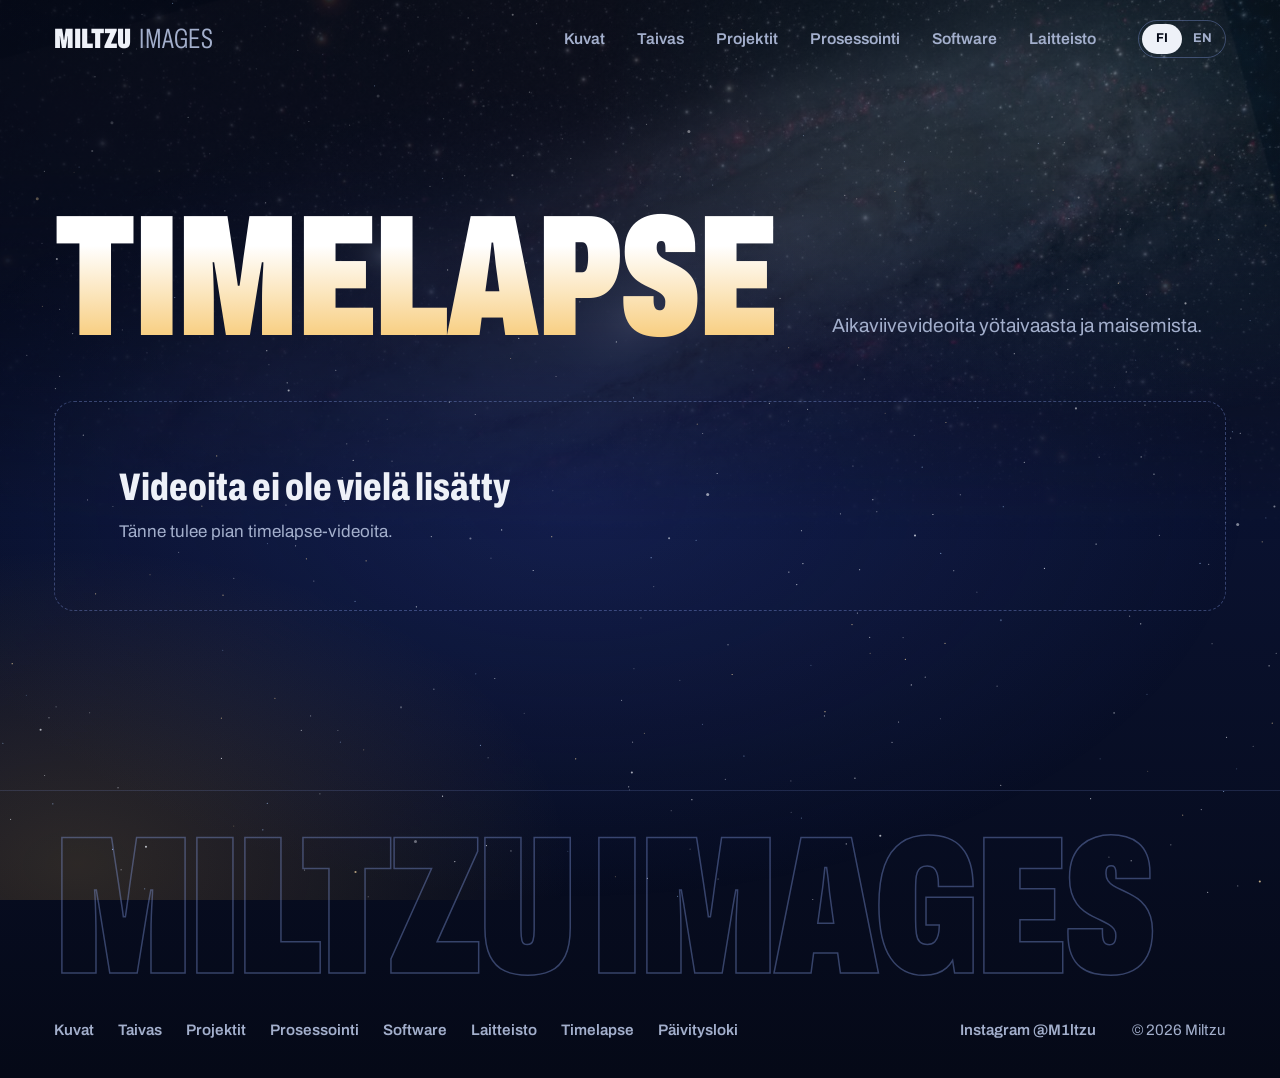
<file: timelapset.html>
﻿<!DOCTYPE html>
<html lang="fi">
<head>
<meta charset="UTF-8">
<meta name="viewport" content="width=device-width, initial-scale=1">
<title>Timelapse – Miltzu Images</title>
<meta name="description" content="Miltzun Timelapse-videot: yötaivas, revontulet ja maisemat.">
<meta name="theme-color" content="#050917">
<link rel="icon" href="favicon.svg" type="image/svg+xml">
<link rel="icon" href="favicon-32.png" type="image/png" sizes="32x32">
<link rel="apple-touch-icon" href="apple-touch-icon.png">
<link rel="preload" href="assets/fonts/archivo-latin.woff2" as="font" type="font/woff2" crossorigin>
<link rel="stylesheet" href="assets/site.css?v=5">
</head>
<body>
<div id="stars" aria-hidden="true"></div>
<a class="skip" href="#main" data-fi="Siirry sisältöön" data-en="Skip to content">Siirry sisältöön</a>

<header class="top">
  <a class="brand" href="index.html">Miltzu <span>Images</span></a>
  <button class="menu-btn" type="button" aria-expanded="false" aria-controls="nav" data-fi="Valikko" data-en="Menu">Valikko</button>
  <nav class="nav" id="nav" aria-label="Päävalikko">
      <a href="index.html" data-fi="Kuvat" data-en="Images">Kuvat</a>
      <a href="taivas.html" data-fi="Taivas" data-en="Sky">Taivas</a>
      <a href="projektit.html" data-fi="Projektit" data-en="Projects">Projektit</a>
      <a href="prosessointi.html" data-fi="Prosessointi" data-en="Processing">Prosessointi</a>
      <a href="software.html" data-fi="Software" data-en="Software">Software</a>
      <a href="equipment.html" data-fi="Laitteisto" data-en="Equipment">Laitteisto</a>
  </nav>
  <div class="lang" role="group" aria-label="Kieli / Language">
    <button type="button" data-lang="fi" class="active">FI</button>
    <button type="button" data-lang="en">EN</button>
  </div>
</header>

<main id="main">
  <header class="page-head" data-banner="6">
    <h1 class="display" data-fi="Timelapse" data-en="Timelapse">Timelapse</h1>
    <p class="lead" data-fi="Aikaviivevideoita yötaivaasta ja maisemista." data-en="Timelapse videos of the night sky and landscapes.">Timelapse-videoita yötaivaasta ja maisemista.</p>
  </header>
  <div class="page-body">
    <div id="timelapses"></div>
  </div>
</main>

<footer class="foot">
  <p class="foot-mark" aria-hidden="true">Miltzu Images</p>
  <div class="foot-row">
    <nav aria-label="Alavalikko">
      <a href="index.html" data-fi="Kuvat" data-en="Images">Kuvat</a>
      <a href="taivas.html" data-fi="Taivas" data-en="Sky">Taivas</a>
      <a href="projektit.html" data-fi="Projektit" data-en="Projects">Projektit</a>
      <a href="prosessointi.html" data-fi="Prosessointi" data-en="Processing">Prosessointi</a>
      <a href="software.html">Software</a>
      <a href="equipment.html" data-fi="Laitteisto" data-en="Equipment">Laitteisto</a>
      <a href="timelapset.html" data-fi="Timelapse" data-en="Timelapse">Timelapse</a>
      <a href="loki.html" data-fi="Päivitysloki" data-en="Update log">Päivitysloki</a>
    </nav>
    <a href="https://www.instagram.com/M1ltzu/" target="_blank" rel="noopener me">Instagram @M1ltzu</a>
    <span>© <span id="year">2026</span> Miltzu</span>
  </div>
</footer>

<script src="assets/site.js?v=5"></script>
<script>
/* Aikaviivevideot
   Lisää video listaan. Videotiedosto (mp4) kansioon images/timelapses/.
   { "file": "images/timelapses/video.mp4",
     "poster": "images/timelapses/video.jpg",            (vapaaehtoinen kansikuva)
     "title": { "fi": "Nimi", "en": "Title" },
     "desc":  { "fi": "Kuvaus", "en": "Description" },     (vapaaehtoinen)
     "date": "16.11.2026" }                                (vapaaehtoinen) */
(function () {
  const videos = [];

  const host = document.getElementById("timelapses");
  const L = () => (document.documentElement.lang === "en" ? "en" : "fi");
  const tr = (v) => (v && typeof v === "object") ? String(v[L()] || v.fi || v.en || "") : String(v || "");
  const esc = (s) => String(s).replace(/[&<>"']/g, c => ({ "&": "&amp;", "<": "&lt;", ">": "&gt;", '"': "&quot;", "'": "&#39;" }[c]));
  function render() {
    if (!videos.length) {
      host.innerHTML = `
        <div class="empty-card">
          <h2>${L() === "en" ? "No videos yet" : "Videoita ei ole vielä lisätty"}</h2>
          <p>${L() === "en" ? "Timelapse videos will be added here soon." : "Tänne tulee pian timelapse-videoita."}</p>
        </div>`;
      return;
    }
    host.innerHTML = `<ul class="tl-grid">${videos.map(v => `
      <li class="tl-card">
        <video controls preload="metadata" playsinline${v.poster ? ` poster="${esc(v.poster)}"` : ""}>
          <source src="${esc(v.file)}" type="video/mp4">
        </video>
        <div class="tl-body">
          ${v.date ? `<time>${esc(v.date)}</time>` : ""}
          <h2>${esc(tr(v.title))}</h2>
          ${v.desc ? `<p>${esc(tr(v.desc))}</p>` : ""}
        </div>
      </li>`).join("")}</ul>`;
  }
  render();
  document.addEventListener("langchange", render);
})();
</script>

</body>
</html>
</file>
<file: assets/site.css>
/* ==========================================================================
   Miltzu Images
   Värit tulevat kapeakaistakuvien SHO-paletista: yönsininen tausta,
   kulta (rikki/vety) ja turkoosi (happi).
   Fontti: Archivo, kaksi leveyttä. Otsikot tiiviinä ja raskaina,
   leipäteksti normaalileveydellä.
   ========================================================================== */

@font-face {
  font-family: "Archivo Variable";
  font-style: normal;
  font-display: swap;
  font-weight: 100 900;
  font-stretch: 62% 125%;
  src: url("fonts/archivo-latin-ext.woff2") format("woff2-variations");
  unicode-range: U+0100-02BA, U+02BD-02C5, U+02C7-02CC, U+02CE-02D7, U+02DD-02FF, U+0304, U+0308, U+0329, U+1D00-1DBF, U+1E00-1E9F, U+1EF2-1EFF, U+2020, U+20A0-20AB, U+20AD-20C0, U+2113, U+2C60-2C7F, U+A720-A7FF;
}
@font-face {
  font-family: "Archivo Variable";
  font-style: normal;
  font-display: swap;
  font-weight: 100 900;
  font-stretch: 62% 125%;
  src: url("fonts/archivo-latin.woff2") format("woff2-variations");
  unicode-range: U+0000-00FF, U+0131, U+0152-0153, U+02BB-02BC, U+02C6, U+02DA, U+02DC, U+0304, U+0308, U+0329, U+2000-206F, U+20AC, U+2122, U+2191, U+2193, U+2212, U+2215, U+FEFF, U+FFFD;
}

:root {
  /* ========================================================================
     OMAT SÄÄDÖT
     Muuta näitä arvoja, niin koko sivusto muuttuu. Muista nostaa sivujen
     ?v=-numeroa tai paina Ctrl+F5, jotta selain hakee uuden tiedoston.
     ======================================================================== */

  /* Isojen otsikoiden väri: liukuu ylhäältä (top) alas (bottom).
     Yksivärinen otsikko: anna molemmille sama väri, esim. #ffffff. */
  --title-top: #ffffff;
  --title-bottom: #f5b94a;

  /* Otsikoiden muoto */
  --display-stretch: 62%;     /* leveys: 62% = kapea ... 100% = normaali ... 125% = leveä */
  --display-weight: 900;      /* paksuus: 100 = ohut ... 900 = raskas */
  --display-case: uppercase;  /* uppercase = ISOT KIRJAIMET, none = normaali */

  /* Leipätekstin ja himmeämmän tekstin väri */
  --text: #eef1f8;
  --mute: #a3afcc;

  /* Korostusvärit: kulta (painikkeet, numerot) ja turkoosi (merkit, projektit) */
  --gold: #f5b94a;
  --oxy: #57d0e0;

  /* Fontti. Vaihda ensimmäinen nimi, jos lisäät oman fontin. */
  --font: "Archivo Variable", system-ui, -apple-system, "Segoe UI", Roboto, sans-serif;

  /* ============================ säädöt loppuvat =========================== */

  --ink: #050917;
  --ink-2: #0a1126;
  --panel: #0e1730;
  --panel-2: #152145;
  --line: rgba(150, 175, 255, 0.16);
  --line-2: rgba(150, 175, 255, 0.32);
  --dim: #6f7c9e;
  --gold-soft: rgba(245, 185, 74, 0.16);
  --oxy-soft: rgba(87, 208, 224, 0.14);
  --pad: clamp(18px, 4.2vw, 64px);
  --max: 1560px;
  --r: 20px;
  --ease: cubic-bezier(0.2, 0.75, 0.2, 1);
}

*, *::before, *::after { box-sizing: border-box; }

html { -webkit-text-size-adjust: 100%; scroll-behavior: smooth; }

body {
  margin: 0;
  min-height: 100vh;
  font-family: var(--font);
  font-size: 1.0625rem;
  line-height: 1.6;
  color: var(--text);
  background: var(--ink);
  background-image: linear-gradient(180deg, #050917 0%, #0a1230 48%, #050917 100%);
  overflow-x: hidden;
  -webkit-font-smoothing: antialiased;
}

img { max-width: 100%; }
a { color: inherit; }
button { font: inherit; color: inherit; }
h1, h2, h3, p, dl, dd, ul, ol, blockquote, figure { margin: 0; padding: 0; }
ul, ol { list-style: none; }

::selection { background: var(--gold); color: #1b1203; }

:focus-visible {
  outline: 2px solid var(--gold);
  outline-offset: 3px;
  border-radius: 6px;
}

.skip {
  position: absolute;
  left: 12px;
  top: -60px;
  z-index: 200;
  padding: 10px 16px;
  border-radius: 10px;
  background: var(--gold);
  color: #1b1203;
  font-weight: 700;
  text-decoration: none;
}
.skip:focus { top: 12px; }

/* --------------------------------------------------------------------------
   Tähtitausta. Korkeus on lukittu (lvh), joten tähdet eivät liiku, kun
   puhelimen osoitepalkki piiloutuu tai palaa.
   -------------------------------------------------------------------------- */
#stars {
  position: fixed;
  top: 0;
  left: 0;
  width: 100%;
  height: 100vh;
  height: 100lvh;
  z-index: -1;
  pointer-events: none;
  contain: strict;
}
/* pehmeä sumuhehku tähtien takana: turkoosi ylhäällä, kulta alhaalla */
#stars::before {
  content: "";
  position: absolute;
  inset: 0;
  background:
    radial-gradient(60% 55% at 88% 8%, rgba(87, 208, 224, 0.2), transparent 70%),
    radial-gradient(55% 50% at 6% 96%, rgba(245, 185, 74, 0.16), transparent 70%),
    radial-gradient(70% 60% at 45% 55%, rgba(60, 84, 200, 0.2), transparent 75%);
}
#stars canvas { position: absolute; inset: 0; width: 100%; height: 100%; }
#stars .pulse { animation: star-pulse 11s ease-in-out infinite alternate; }
@keyframes star-pulse { from { opacity: 0.25; } to { opacity: 1; } }

/* --------------------------------------------------------------------------
   Otsikkotyypit
   -------------------------------------------------------------------------- */
.display {
  font-stretch: var(--display-stretch);
  font-weight: var(--display-weight);
  font-size: clamp(4rem, 13.5vw, 12.5rem);
  line-height: 0.84;
  letter-spacing: -0.012em;
  text-transform: var(--display-case);
}
.display sup {
  font-size: 0.2em;
  font-weight: 600;
  font-stretch: 100%;
  letter-spacing: 0;
  color: var(--gold);
  vertical-align: top;
  position: relative;
  top: 0.5em;
  margin-left: 0.3em;
}

/* Otsikoiden liukuväri (--title-top -> --title-bottom) */
.display, .hero-title, .hp-name, .proj-head h2, .process-head h2 { color: var(--title-top); }
@supports ((-webkit-background-clip: text) or (background-clip: text)) {
  .display, .hero-title, .hp-name, .proj-head h2, .process-head h2 {
    background-image: linear-gradient(180deg, var(--title-top) 28%, var(--title-bottom) 118%);
    -webkit-background-clip: text;
    background-clip: text;
    -webkit-text-fill-color: transparent;
  }
  .display sup, .hero-title .desig { -webkit-text-fill-color: var(--gold); }
}

.lead {
  max-width: 46ch;
  font-size: clamp(1.05rem, 1.5vw, 1.3rem);
  line-height: 1.5;
  color: var(--mute);
}

.desig { color: var(--gold); }

.tag {
  display: inline-flex;
  flex-wrap: wrap;
  align-items: center;
  gap: 8px;
  font-size: 0.8rem;
  font-weight: 600;
  letter-spacing: 0.02em;
  color: var(--oxy);
}
.tag b {
  padding: 1px 9px;
  border-radius: 999px;
  border: 1px solid var(--gold);
  color: var(--gold);
  font-weight: 600;
}

.status {
  display: inline-flex;
  align-items: center;
  gap: 8px;
  font-size: 0.85rem;
  font-weight: 600;
  color: var(--oxy);
}
.status::before {
  content: "";
  width: 8px;
  height: 8px;
  border-radius: 50%;
  border: 1.5px dashed var(--oxy);
}

/* Painikkeet */
.btn {
  display: inline-flex;
  align-items: center;
  justify-content: center;
  gap: 10px;
  min-height: 48px;
  padding: 0 26px;
  border-radius: 999px;
  border: 1.5px solid transparent;
  font-family: inherit;
  font-size: 0.98rem;
  font-weight: 700;
  text-decoration: none;
  cursor: pointer;
  transition: background 0.2s ease, color 0.2s ease, border-color 0.2s ease, transform 0.2s ease;
}
.btn-solid, .btn-primary { background: var(--gold); color: #1b1203; }
.btn-solid:hover, .btn-primary:hover { background: #ffd27a; }
.btn-line { border-color: var(--line-2); color: var(--text); background: rgba(5, 9, 23, 0.4); }
.btn-line:hover { border-color: var(--gold); color: var(--gold); }
.btn-project { border-color: var(--oxy); color: var(--oxy); background: transparent; }
.btn-project:hover { background: var(--oxy-soft); }
.btn:active { transform: scale(0.97); }

/* Tietoparit */
.facts {
  display: grid;
  grid-template-columns: repeat(auto-fit, minmax(150px, 1fr));
  gap: 14px 24px;
}
.facts dt { font-size: 0.8rem; color: var(--dim); }
.facts dd { font-weight: 600; font-variant-numeric: tabular-nums; }

/* Suodatinmerkit */
.filter-chip {
  display: inline-flex;
  align-items: center;
  gap: 8px;
  font-weight: 700;
  font-size: 0.9rem;
}
.filter-chip::before {
  content: "";
  width: 10px;
  height: 10px;
  border-radius: 3px;
  background: var(--mute);
}
.filter-chip[data-filter="ha"]::before { background: #ff5a4d; }
.filter-chip[data-filter="oiii"]::before, .filter-chip[data-filter="o3"]::before { background: var(--oxy); }
.filter-chip[data-filter="sii"]::before, .filter-chip[data-filter="s2"]::before { background: var(--gold); }
.filter-chip[data-filter="r"]::before { background: #ff5a4d; }
.filter-chip[data-filter="g"]::before { background: #63e08a; }
.filter-chip[data-filter="b"]::before { background: #5b8cff; }
.filter-chip[data-filter="l"]::before, .filter-chip[data-filter="lum"]::before { background: #ffffff; }
.filter-chip[data-filter="rgb"]::before { background: linear-gradient(90deg, #ff5a4d 0 33%, #63e08a 33% 66%, #5b8cff 66%); }

/* Edistymispalkit */
.progress { display: grid; gap: 12px; }
.progress-head {
  display: flex;
  flex-wrap: wrap;
  align-items: baseline;
  gap: 4px 12px;
  padding-bottom: 10px;
  border-bottom: 1px solid var(--line);
  font-variant-numeric: tabular-nums;
}
.progress-head span { color: var(--dim); font-size: 0.85rem; margin-right: auto; }
.progress-head strong { font-weight: 700; }
.progress-head em { font-style: normal; font-weight: 800; color: var(--gold); }
.bar-row {
  display: grid;
  grid-template-columns: 64px minmax(0, 1fr) auto;
  align-items: center;
  gap: 12px;
}
.bar {
  height: 8px;
  border-radius: 999px;
  background: rgba(150, 175, 255, 0.14);
  overflow: hidden;
}
.bar i { display: block; height: 100%; border-radius: inherit; background: var(--gold); }
.bar i.has { min-width: 6px; }
.bar-value { font-size: 0.85rem; color: var(--mute); font-variant-numeric: tabular-nums; white-space: nowrap; }

/* --------------------------------------------------------------------------
   Yläpalkki
   -------------------------------------------------------------------------- */
.top {
  position: fixed;
  top: 0;
  left: 0;
  right: 0;
  z-index: 50;
  display: flex;
  align-items: center;
  gap: 28px;
  padding: 16px var(--pad);
  transition: background 0.3s ease, border-color 0.3s ease, padding 0.3s ease;
  border-bottom: 1px solid transparent;
}
.top.solid {
  background: rgba(5, 9, 23, 0.94);
  border-bottom-color: var(--line);
  padding-top: 10px;
  padding-bottom: 10px;
}

.brand {
  display: inline-flex;
  align-items: baseline;
  gap: 0.28em;
  margin-right: auto;
  font-stretch: var(--display-stretch);
  font-weight: var(--display-weight);
  font-size: 1.75rem;
  line-height: 1;
  letter-spacing: 0.01em;
  text-transform: var(--display-case);
  text-decoration: none;
}
.brand span { font-weight: 300; color: var(--mute); }

.nav { display: flex; align-items: center; gap: 4px; }
.nav a {
  position: relative;
  padding: 10px 14px;
  font-size: 0.98rem;
  font-weight: 600;
  color: var(--mute);
  text-decoration: none;
  transition: color 0.2s ease;
}
.nav a:hover { color: var(--text); }
.nav a.active { color: var(--text); }
.nav a.active::after {
  content: "";
  position: absolute;
  left: 14px;
  right: 14px;
  bottom: 2px;
  height: 2px;
  background: var(--gold);
}

.lang {
  display: inline-flex;
  padding: 3px;
  border-radius: 999px;
  border: 1px solid var(--line-2);
}
.lang button {
  min-width: 40px;
  height: 30px;
  border: 0;
  border-radius: 999px;
  background: transparent;
  color: var(--mute);
  font-size: 0.8rem;
  font-weight: 700;
  cursor: pointer;
}
.lang button.active { background: var(--text); color: var(--ink); }

.menu-btn { display: none; }

/* --------------------------------------------------------------------------
   Etusivun iso kuva
   -------------------------------------------------------------------------- */
.hero {
  position: relative;
  height: 100vh;
  height: 100svh;
  min-height: 560px;
  overflow: hidden;
  isolation: isolate;
  background: #02040a;
}
.hero-media { position: absolute; inset: 0; cursor: zoom-in; }
.hero-media img {
  display: block;
  width: 100%;
  height: 100%;
  max-width: none;
  object-fit: cover;
  opacity: 0;
  transform: scale(1.08);
  transition: opacity 1.4s ease, transform 2.4s var(--ease);
}
.hero.ready .hero-media img { opacity: 1; transform: scale(1); }
.hero::after {
  content: "";
  position: absolute;
  inset: 0;
  pointer-events: none;
  background:
    linear-gradient(180deg, rgba(5, 9, 23, 0.72) 0%, rgba(5, 9, 23, 0) 22%),
    linear-gradient(0deg, var(--ink) 0%, rgba(5, 9, 23, 0.82) 22%, rgba(5, 9, 23, 0) 62%);
}
.hero-body {
  position: absolute;
  z-index: 2;
  left: 0;
  right: 0;
  bottom: 0;
  padding: 0 var(--pad) clamp(28px, 5vh, 64px);
  pointer-events: none;
}
.hero-body > * { pointer-events: auto; }
.hero-title {
  max-width: 12ch;
  font-stretch: var(--display-stretch);
  font-weight: var(--display-weight);
  font-size: clamp(4rem, 15.5vw, 15rem);
  line-height: 0.82;
  letter-spacing: -0.015em;
  text-transform: var(--display-case);
  text-wrap: balance;
  opacity: 0;
  transform: translateY(40px);
  transition: opacity 0.9s ease 0.25s, transform 1.1s var(--ease) 0.25s;
}
.hero-title .desig { display: block; font-size: 0.46em; line-height: 1; margin-bottom: 0.08em; letter-spacing: 0; }
.hero.ready .hero-title { opacity: 1; transform: none; }

.hero-foot {
  display: flex;
  flex-wrap: wrap;
  align-items: flex-end;
  justify-content: space-between;
  gap: 24px 48px;
  margin-top: clamp(20px, 3.4vh, 40px);
  padding-top: clamp(16px, 2.4vh, 26px);
  border-top: 1px solid var(--line-2);
  opacity: 0;
  transition: opacity 0.9s ease 0.6s;
}
.hero.ready .hero-foot { opacity: 1; }
.hero-facts { display: flex; flex-wrap: wrap; gap: 14px clamp(28px, 5vw, 72px); }
.hero-facts dt { font-size: 0.82rem; color: var(--mute); }
.hero-facts dd {
  font-stretch: 75%;
  font-weight: 800;
  font-size: clamp(1.3rem, 2.4vw, 2.1rem);
  line-height: 1.15;
  font-variant-numeric: tabular-nums;
}
.hero-actions { display: flex; flex-wrap: wrap; gap: 10px; }
.hero.empty { height: auto; min-height: 0; padding-top: 120px; }
.hero.empty .hero-body { position: static; }
.hero.empty .hero-foot, .hero.empty::after { display: none; }

/* --------------------------------------------------------------------------
   Osiot
   -------------------------------------------------------------------------- */
.sec {
  max-width: var(--max);
  margin: 0 auto;
  padding: clamp(72px, 11vw, 168px) var(--pad) 0;
}
/* Otsikko vasemmalla, esittely oikealla; pitkä otsikko pudottaa esittelyn alle */
.sec-head, .page-head {
  display: flex;
  flex-wrap: wrap;
  align-items: flex-end;
  justify-content: space-between;
  gap: 20px 56px;
}
.sec-head { margin-bottom: clamp(28px, 4vw, 56px); }
.sec-head > :last-child, .page-head > :last-child { flex: 1 1 22rem; max-width: 30rem; padding-bottom: 0.5em; }
.sec-head .display, .page-head .display { max-width: 100%; overflow-wrap: anywhere; }

.page-head {
  max-width: var(--max);
  margin: 0 auto;
  padding: clamp(120px, 16vw, 220px) var(--pad) clamp(28px, 4vw, 56px);
}
.page-head { position: relative; isolation: isolate; }
/* himmennetty kuva galleriasta otsikon takana, koko ikkunan levyisenä */
.page-bg {
  position: absolute;
  z-index: -1;
  top: 0;
  left: 50%;
  width: 100vw;
  height: calc(100% + 140px);
  transform: translateX(-50%);
  background-size: cover;
  background-position: center 40%;
  opacity: 0;
  transition: opacity 1.2s ease;
  -webkit-mask-image: linear-gradient(180deg, #000 30%, transparent 100%);
  mask-image: linear-gradient(180deg, #000 30%, transparent 100%);
  pointer-events: none;
}
.page-bg.ready { opacity: 0.5; }
.page-bg::after { content: ""; position: absolute; inset: 0; background: linear-gradient(90deg, rgba(5, 9, 23, 0.8), rgba(5, 9, 23, 0.25) 70%); }
.page-body { position: relative; max-width: var(--max); margin: 0 auto; padding: 0 var(--pad); }

/* Suodatinnapit */
.chips { display: flex; flex-wrap: wrap; gap: 8px; margin-bottom: clamp(20px, 2.6vw, 36px); }
.chip {
  display: inline-flex;
  align-items: center;
  gap: 10px;
  min-height: 44px;
  padding: 0 18px;
  border-radius: 999px;
  border: 1px solid var(--line-2);
  background: transparent;
  color: var(--mute);
  font-weight: 600;
  cursor: pointer;
  transition: color 0.2s ease, border-color 0.2s ease, background 0.2s ease;
}
.chip span { font-size: 0.8rem; color: var(--dim); font-variant-numeric: tabular-nums; }
.chip:hover { color: var(--text); border-color: var(--text); }
.chip.active { background: var(--text); border-color: var(--text); color: var(--ink); }
.chip.active span { color: rgba(5, 9, 23, 0.6); }

/* --------------------------------------------------------------------------
   Galleria: 3D-kortit
   -------------------------------------------------------------------------- */
.gallery {
  display: grid;
  grid-template-columns: repeat(12, minmax(0, 1fr));
  gap: clamp(14px, 2vw, 30px);
}
.g-cell {
  grid-column: span 6;
  height: clamp(300px, 37vw, 600px);
  perspective: 1200px;
}
.g-cell.wide { grid-column: span 7; }
.g-cell.narrow { grid-column: span 5; }
.g-cell.full { grid-column: span 12; height: clamp(300px, 44vw, 700px); }
.g-empty { grid-column: 1 / -1; padding: 48px 0; color: var(--mute); }

.g-card {
  position: relative;
  display: block;
  height: 100%;
  border-radius: var(--r);
  color: var(--text);
  text-decoration: none;
  transform-style: preserve-3d;
  transform: rotateX(var(--rx, 0deg)) rotateY(var(--ry, 0deg)) scale(var(--s, 1));
  transition: transform 0.6s var(--ease);
  will-change: transform;
}
.g-cell:hover .g-card, .g-card:focus-visible { --s: 1.035; }
.g-cell.tilting .g-card { transition: transform 0.14s ease-out; }

.g-media {
  position: absolute;
  inset: 0;
  overflow: hidden;
  border-radius: inherit;
  background: #03050c;
  box-shadow: 0 40px 70px -40px rgba(0, 0, 0, 0.9), 0 0 0 1px var(--line);
  transition: box-shadow 0.35s ease;
}
.g-cell:hover .g-media, .g-card:focus-visible .g-media {
  box-shadow: 0 60px 90px -40px rgba(0, 0, 0, 1), 0 0 0 1.5px var(--gold), 0 0 60px -10px rgba(245, 185, 74, 0.35);
}
.g-media img {
  display: block;
  width: 100%;
  height: 100%;
  max-width: none;
  object-fit: cover;
}
.g-media::after {
  content: "";
  position: absolute;
  inset: 0;
  background: linear-gradient(0deg, rgba(3, 5, 12, 0.9) 0%, rgba(3, 5, 12, 0.45) 28%, rgba(3, 5, 12, 0) 52%);
}
.g-glare {
  position: absolute;
  inset: 0;
  z-index: 1;
  opacity: 0;
  background: radial-gradient(520px circle at var(--gx, 50%) var(--gy, 50%), rgba(255, 255, 255, 0.2), rgba(255, 255, 255, 0) 60%);
  transition: opacity 0.3s ease;
  pointer-events: none;
}
.g-cell.tilting .g-glare { opacity: 1; }

.g-info {
  position: absolute;
  left: 0;
  right: 0;
  bottom: 0;
  display: flex;
  flex-direction: column;
  gap: 6px;
  padding: clamp(18px, 2.4vw, 34px);
  transform: translateZ(54px);
  pointer-events: none;
}
.g-title {
  font-stretch: var(--display-stretch);
  font-weight: var(--display-weight);
  font-size: clamp(2rem, 4.4vw, 4.4rem);
  line-height: 0.9;
  text-transform: var(--display-case);
  text-wrap: balance;
}
.g-cell.narrow .g-title { font-size: clamp(2rem, 3.6vw, 3.6rem); }
.g-meta { font-weight: 600; color: var(--mute); font-variant-numeric: tabular-nums; }

/* --------------------------------------------------------------------------
   Taivaskartta (koko taivas)
   -------------------------------------------------------------------------- */
.skymap-wrap {
  position: relative;
  padding: clamp(10px, 2.4vw, 32px);
  border-radius: var(--r);
  background: rgba(10, 17, 38, 0.72);
  border: 1px solid var(--line);
}
.skymap { display: block; width: 100%; height: auto; overflow: visible; font-family: var(--font); }
.skymap .sm-sky { fill: #03060f; }
.skymap .sm-edge { fill: none; stroke: rgba(190, 205, 255, 0.34); stroke-width: 1.2; }
.skymap .sm-grid { fill: none; stroke: rgba(190, 205, 255, 0.09); stroke-width: 1; }
.skymap .sm-equator { fill: none; stroke: rgba(190, 205, 255, 0.24); stroke-width: 1; }
.skymap .sm-ecl { fill: none; stroke: rgba(245, 185, 74, 0.4); stroke-width: 1.2; stroke-dasharray: 5 6; }
.skymap .sm-south { fill: rgba(255, 255, 255, 0.04); }
.skymap .sm-mw-img { mix-blend-mode: screen; opacity: 0.9; }
.skymap .sm-label { fill: var(--dim); font-size: 13px; font-weight: 500; font-variant-numeric: tabular-nums; }

.skymap .sm-point { cursor: pointer; outline: none; }
.skymap .sm-hit { fill: transparent; }
.skymap .sm-glow { fill: rgba(245, 185, 74, 0.18); transition: r 0.2s ease, fill 0.2s ease; }
.skymap .sm-ring { fill: none; stroke: var(--gold); stroke-width: 1.6; }
.skymap .sm-dot { fill: #fff; }
.skymap .sm-name {
  fill: var(--text);
  font-size: 16px;
  font-weight: 700;
  paint-order: stroke;
  stroke: #03060f;
  stroke-width: 4px;
  stroke-linejoin: round;
}
.skymap .sm-point.hot .sm-glow, .skymap .sm-point:hover .sm-glow { r: 22px; fill: rgba(245, 185, 74, 0.34); }
.skymap .sm-point.hot .sm-name, .skymap .sm-point:hover .sm-name { fill: var(--gold); }
.skymap .sm-point:focus-visible .sm-ring { stroke: #fff; stroke-width: 2.6; }

.skymap .sm-project .sm-ring { stroke: var(--oxy); stroke-dasharray: 3 3; }
.skymap .sm-project .sm-glow { fill: rgba(87, 208, 224, 0.16); }
.skymap .sm-project .sm-name { fill: var(--oxy); }
.skymap .sm-project.hot .sm-glow, .skymap .sm-project:hover .sm-glow { fill: rgba(87, 208, 224, 0.32); }
.skymap .sm-project.hot .sm-name, .skymap .sm-project:hover .sm-name { fill: #a8ecf5; }

.skymap-tip {
  position: absolute;
  z-index: 7;
  display: flex;
  gap: 12px;
  align-items: center;
  width: 290px;
  padding: 10px;
  border-radius: 14px;
  background: rgba(8, 13, 30, 0.97);
  border: 1px solid var(--line-2);
  box-shadow: 0 18px 50px rgba(0, 0, 0, 0.7);
  pointer-events: none;
}
.skymap-tip[hidden] { display: none; }
.skymap-tip img { flex: none; width: 74px; height: 74px; object-fit: cover; border-radius: 9px; }
.skymap-tip strong { display: block; font-size: 0.92rem; line-height: 1.25; margin-bottom: 4px; }
.skymap-tip span { display: block; font-size: 0.76rem; line-height: 1.45; color: var(--mute); font-variant-numeric: tabular-nums; }
.skymap-tip em { display: block; margin-top: 4px; font-style: normal; font-size: 0.76rem; font-weight: 600; color: var(--gold); }

.tip-project-icon, .skylive-card-proj {
  flex: none;
  align-self: center;
  width: 56px;
  height: 56px;
  border-radius: 50%;
  border: 2px dashed var(--oxy);
  background: radial-gradient(circle, rgba(87, 208, 224, 0.28), transparent 70%);
}

.skymap-legend {
  display: flex;
  flex-wrap: wrap;
  gap: 8px 24px;
  margin: 16px 2px 0;
  font-size: 0.85rem;
  color: var(--mute);
}
.skymap-legend > span { display: inline-flex; align-items: center; gap: 8px; }
.skymap-legend i { display: inline-block; flex: none; }
.lg-dot { width: 10px; height: 10px; border-radius: 50%; background: #fff; box-shadow: 0 0 0 2px #03060f, 0 0 0 3.6px var(--gold); }
.lg-proj { width: 11px; height: 11px; border-radius: 50%; border: 1.5px dashed var(--oxy); }
.lg-mw { width: 24px; height: 8px; border-radius: 4px; background: linear-gradient(90deg, rgba(190, 205, 255, 0.5), rgba(255, 220, 170, 0.6)); }
.lg-ecl { width: 24px; border-top: 1.5px dashed rgba(245, 185, 74, 0.7); }
.lg-south { width: 16px; height: 12px; border-radius: 3px; background: rgba(255, 255, 255, 0.1); border: 1px solid var(--line-2); }

.skymap-list { display: flex; flex-wrap: wrap; gap: 8px; margin-top: 20px; }
.sm-chip {
  display: inline-flex;
  align-items: center;
  gap: 9px;
  min-height: 44px;
  padding: 0 18px 0 14px;
  border-radius: 999px;
  border: 1px solid var(--line-2);
  background: rgba(10, 17, 38, 0.6);
  color: var(--text);
  font-family: inherit;
  font-size: 0.92rem;
  cursor: pointer;
  transition: border-color 0.2s ease, background 0.2s ease;
}
.sm-chip:hover { border-color: var(--gold); background: var(--gold-soft); }
.sm-chip b { font-weight: 700; }
.sm-chip span:not(.sm-chip-dot) { color: var(--mute); }
.sm-chip-dot { width: 8px; height: 8px; border-radius: 50%; background: var(--gold); }
.sm-chip-project .sm-chip-dot { background: transparent; border: 1.5px dashed var(--oxy); width: 10px; height: 10px; }
.sm-chip-project:hover { border-color: var(--oxy); background: var(--oxy-soft); }

.credit { margin-top: 18px; font-size: 0.8rem; color: var(--dim); }

/* --------------------------------------------------------------------------
   Planetaario ("Taivas nyt")
   -------------------------------------------------------------------------- */
.seg {
  display: inline-flex;
  padding: 4px;
  margin-bottom: 18px;
  border-radius: 999px;
  border: 1px solid var(--line-2);
}
.seg button {
  min-height: 40px;
  padding: 0 20px;
  border: 0;
  border-radius: 999px;
  background: transparent;
  color: var(--mute);
  font-weight: 700;
  cursor: pointer;
}
.seg button.active { background: var(--text); color: var(--ink); }

.skymap-panel[hidden], .skylive[hidden] { display: none; }

.skylive {
  position: relative;
  height: clamp(480px, calc(100vh - 150px), 980px);
  height: clamp(480px, calc(100svh - 150px), 980px);
  border-radius: var(--r);
  overflow: hidden;
  background: #050605;
  border: 1px solid var(--line);
}
.skylive-canvas { display: block; width: 100%; height: 100%; cursor: grab; touch-action: none; }
.skylive::before {
  content: "";
  position: absolute;
  left: 50%;
  top: 50%;
  width: 28px;
  height: 28px;
  margin: -14px 0 0 -14px;
  border-radius: 50%;
  border: 2px solid var(--line-2);
  border-top-color: var(--gold);
  animation: spin 0.9s linear infinite;
  pointer-events: none;
}
.skylive.ready::before, .skylive.failed::before { display: none; }
@keyframes spin { to { transform: rotate(360deg); } }

.skylive-hud { position: absolute; top: 16px; left: 18px; display: flex; flex-direction: column; gap: 2px; pointer-events: none; }
.skylive-time { font-stretch: 75%; font-size: 1.5rem; font-weight: 800; line-height: 1.1; font-variant-numeric: tabular-nums; }
.skylive-time::first-letter { text-transform: uppercase; }
.skylive-place { font-size: 0.82rem; color: var(--mute); }
.skylive-note { font-size: 0.82rem; color: var(--gold); }
.skylive-note[hidden] { display: none; }
.skylive-hint { position: absolute; top: 18px; right: 18px; font-size: 0.8rem; color: var(--dim); pointer-events: none; }

.skylive-bar {
  position: absolute;
  left: 14px;
  right: 14px;
  bottom: 14px;
  display: flex;
  flex-wrap: wrap;
  justify-content: space-between;
  gap: 8px;
  pointer-events: none;
}
.skylive-group {
  display: flex;
  gap: 2px;
  padding: 4px;
  border-radius: 999px;
  background: rgba(5, 9, 23, 0.86);
  border: 1px solid var(--line-2);
  pointer-events: auto;
}
.sky-btn {
  display: inline-flex;
  align-items: center;
  justify-content: center;
  min-height: 36px;
  padding: 0 14px;
  border: 0;
  border-radius: 999px;
  background: transparent;
  color: var(--mute);
  font-family: inherit;
  font-size: 0.85rem;
  font-weight: 700;
  white-space: nowrap;
  cursor: pointer;
  transition: color 0.2s ease, background 0.2s ease;
}
.sky-btn:hover { color: var(--text); }
.sky-btn.active { color: #1b1203; background: var(--gold); }
.sky-btn.sky-icon { width: 36px; padding: 0; font-size: 1.1rem; }
.sky-btn svg { width: 16px; height: 16px; fill: none; stroke: currentColor; stroke-width: 1.7; stroke-linecap: round; }

.skylive-card {
  position: absolute;
  top: 78px;
  right: 16px;
  z-index: 6;
  display: flex;
  gap: 14px;
  width: 320px;
  padding: 14px;
  border-radius: 16px;
  background: rgba(8, 13, 30, 0.95);
  border: 1px solid var(--line-2);
  box-shadow: 0 18px 50px rgba(0, 0, 0, 0.7);
}
.skylive-card[hidden] { display: none; }
.skylive-card.is-project { border-color: rgba(87, 208, 224, 0.45); }
.skylive-card img { flex: none; width: 80px; height: 80px; object-fit: cover; border-radius: 10px; }
.skylive-card strong { display: block; font-size: 0.98rem; line-height: 1.25; padding-right: 20px; }
.skylive-card span { display: block; margin: 4px 0 10px; font-size: 0.82rem; color: var(--mute); }
.skylive-card span.up { color: var(--gold); }
.skylive-card span.proj { color: var(--oxy); margin-bottom: 0; }
.skylive-card .btn { min-height: 36px; padding: 0 16px; font-size: 0.85rem; }
.skylive-card-proj { width: 64px; height: 64px; margin: 6px; }
.skylive-card-close {
  position: absolute;
  top: 6px;
  right: 8px;
  width: 30px;
  height: 30px;
  border: 0;
  background: transparent;
  color: var(--mute);
  font-size: 1.3rem;
  line-height: 1;
  cursor: pointer;
}

body.sky-full { overflow: hidden; }
body.sky-full .top { display: none; }
.skylive.is-full { position: fixed; inset: 0; z-index: 60; height: auto; border-radius: 0; border: 0; }

/* --------------------------------------------------------------------------
   Etusivun projektikaistale
   -------------------------------------------------------------------------- */
.hp {
  display: grid;
  grid-template-columns: minmax(0, 1.05fr) minmax(0, 1fr);
  gap: clamp(24px, 5vw, 80px);
  padding: clamp(24px, 4vw, 56px);
  border-radius: var(--r);
  border: 1px solid var(--line);
  background: linear-gradient(135deg, rgba(87, 208, 224, 0.09), rgba(10, 17, 38, 0.7) 45%);
}
.hp-name {
  margin: 10px 0 14px;
  font-stretch: var(--display-stretch);
  font-weight: var(--display-weight);
  font-size: clamp(2.6rem, 7vw, 6.4rem);
  line-height: 0.88;
  text-transform: var(--display-case);
}
.hp-desc { max-width: 44ch; margin-bottom: 26px; color: var(--mute); font-size: 1.1rem; }
.hp-side { display: grid; gap: 28px; align-content: center; }
.hp-note { padding-left: 18px; border-left: 2px solid var(--oxy); }
.hp-note time { display: block; font-size: 0.82rem; color: var(--dim); font-variant-numeric: tabular-nums; }
.hp-note p { color: var(--mute); }

/* --------------------------------------------------------------------------
   Projektit-sivu
   -------------------------------------------------------------------------- */
.proj {
  scroll-margin-top: 90px;
  padding: clamp(22px, 4vw, 56px);
  border-radius: var(--r);
  border: 1px solid var(--line);
  background: rgba(10, 17, 38, 0.7);
}
.proj + .proj { margin-top: 28px; }
.proj.is-target { border-color: var(--oxy); }
.proj-head {
  display: grid;
  grid-template-columns: minmax(0, 1.05fr) minmax(0, 1fr);
  gap: clamp(24px, 5vw, 80px);
  align-items: start;
}
.proj-head h2 {
  margin: 10px 0 14px;
  font-stretch: var(--display-stretch);
  font-weight: var(--display-weight);
  font-size: clamp(2.6rem, 7.4vw, 7rem);
  line-height: 0.88;
  text-transform: var(--display-case);
}
.proj-desc { max-width: 46ch; margin-bottom: 24px; font-size: 1.12rem; color: var(--mute); }
.proj-head .facts { margin-bottom: 24px; }
.proj-log-title {
  margin: clamp(32px, 5vw, 64px) 0 18px;
  padding-top: 22px;
  border-top: 1px solid var(--line);
  font-stretch: 75%;
  font-weight: 800;
  font-size: 1.5rem;
}
.proj-log { display: grid; gap: 22px; }
.log-item { display: grid; gap: 18px 32px; }
.log-item.has-img { grid-template-columns: minmax(0, 1fr) minmax(0, 1fr); align-items: center; }
.log-img { display: block; border-radius: 14px; overflow: hidden; border: 1px solid var(--line); background: #03050c; }
.log-img img { display: block; width: 100%; max-height: 560px; object-fit: cover; transition: transform 0.6s var(--ease); }
.log-img:hover img { transform: scale(1.03); }
.log-body time { display: block; margin-bottom: 6px; font-stretch: 75%; font-weight: 800; font-size: 1.3rem; color: var(--gold); font-variant-numeric: tabular-nums; }
.log-body p { max-width: 52ch; color: var(--mute); }
.log-missing { color: var(--dim); font-size: 0.9rem; }

.empty, .empty-card p { color: var(--mute); }
.empty-card {
  padding: clamp(28px, 5vw, 72px);
  border-radius: var(--r);
  border: 1px dashed var(--line-2);
}
.empty-card h2 { margin-bottom: 10px; font-stretch: 75%; font-weight: 800; font-size: clamp(1.5rem, 3vw, 2.4rem); line-height: 1.1; }
.empty-card p { max-width: 52ch; }

/* --------------------------------------------------------------------------
   Software-sivu
   -------------------------------------------------------------------------- */
.sw-grid { display: grid; grid-template-columns: repeat(auto-fill, minmax(min(100%, 420px), 1fr)); gap: clamp(16px, 2vw, 30px); }
.sw-cell { perspective: 1200px; }
.sw-card {
  display: flex;
  flex-direction: column;
  height: 100%;
  border-radius: var(--r);
  border: 1px solid var(--line);
  background: linear-gradient(160deg, rgba(21, 33, 69, 0.82), rgba(8, 13, 30, 0.86));
  color: var(--text);
  text-decoration: none;
  overflow: hidden;
  transform: rotateX(var(--rx, 0deg)) rotateY(var(--ry, 0deg)) scale(var(--s, 1));
  transition: transform 0.6s var(--ease), border-color 0.3s ease, box-shadow 0.3s ease;
  box-shadow: 0 40px 70px -44px rgba(0, 0, 0, 0.9);
}
.sw-cell:hover .sw-card { --s: 1.025; border-color: var(--gold); box-shadow: 0 50px 80px -40px rgba(0, 0, 0, 1), 0 0 50px -14px rgba(245, 185, 74, 0.35); }
.sw-cell.tilting .sw-card { transition: transform 0.14s ease-out, border-color 0.3s ease, box-shadow 0.3s ease; }
.sw-shot { display: block; aspect-ratio: 16 / 9; background: #03050c; border-bottom: 1px solid var(--line); }
.sw-shot img { display: block; width: 100%; height: 100%; object-fit: cover; }
.sw-body { display: flex; flex-direction: column; gap: 8px; padding: clamp(20px, 2.2vw, 32px); }
.sw-name { font-stretch: var(--display-stretch); font-weight: var(--display-weight); font-size: clamp(2rem, 3.4vw, 3.4rem); line-height: 0.92; text-transform: var(--display-case); }
.sw-meta { font-size: 0.88rem; font-weight: 600; color: var(--dim); }
.sw-desc { color: var(--mute); }
.sw-features { display: grid; gap: 6px; margin-top: 6px; }
.sw-features li { position: relative; padding-left: 20px; color: var(--mute); }
.sw-features li::before { content: ""; position: absolute; left: 2px; top: 0.62em; width: 8px; height: 2px; background: var(--gold); }
.sw-link { margin-top: 10px; font-weight: 700; color: var(--gold); }
.sw-tabs { margin-bottom: clamp(14px, 1.8vw, 24px); }
.sw-intro { max-width: 70ch; margin-bottom: clamp(16px, 2vw, 26px); color: var(--mute); }
.sw-guide {
  margin-bottom: clamp(20px, 2.6vw, 36px);
  padding: clamp(18px, 2vw, 28px) clamp(20px, 2.4vw, 34px);
  border-radius: var(--r);
  border: 1px dashed var(--line-2);
  background: rgba(8, 13, 30, 0.55);
}
.sw-guide summary { cursor: pointer; font-weight: 700; color: var(--gold); }
.sw-guide summary::marker { color: var(--gold); }
.sw-guide ol { margin-top: 14px; padding-left: 0; display: grid; gap: 8px; counter-reset: sw-step; list-style: none; }
.sw-guide ol li { position: relative; padding-left: 38px; color: var(--mute); counter-increment: sw-step; max-width: 80ch; }
.sw-guide ol li::before {
  content: counter(sw-step);
  position: absolute; left: 0; top: 0;
  width: 26px; height: 26px; border-radius: 50%;
  display: grid; place-items: center;
  border: 1px solid var(--gold); color: var(--gold);
  font-size: 0.8rem; font-weight: 700; font-variant-numeric: tabular-nums;
}
.sw-guide-note { margin-top: 12px; font-size: 0.9rem; color: var(--dim); max-width: 80ch; }

/* --------------------------------------------------------------------------
   Prosessointi: ennen/jälkeen-liukuri
   -------------------------------------------------------------------------- */
.process-list { display: grid; gap: clamp(48px, 7vw, 96px); }
.process-head h2 { font-stretch: var(--display-stretch); font-weight: var(--display-weight); font-size: clamp(2.2rem, 5.4vw, 4.6rem); line-height: 0.9; text-transform: var(--display-case); margin-bottom: 10px; }
.process-head p { max-width: 60ch; margin-bottom: 22px; color: var(--mute); }
.compare {
  --pos: 50%;
  --ratio: 1.5;
  position: relative;
  width: 100%;
  max-width: calc(78vh * var(--ratio));
  aspect-ratio: var(--ratio);
  margin: 0 auto;
  overflow: hidden;
  border-radius: var(--r);
  border: 1px solid var(--line);
  background: #03050c;
  cursor: ew-resize;
  touch-action: pan-y;
  user-select: none;
  -webkit-user-select: none;
}
.compare img { position: absolute; inset: 0; width: 100%; height: 100%; max-width: none; object-fit: cover; display: block; pointer-events: none; }
.compare-before { position: absolute; inset: 0; clip-path: inset(0 calc(100% - var(--pos)) 0 0); }
.compare-tag {
  position: absolute;
  top: 14px;
  z-index: 2;
  max-width: 42%;
  padding: 5px 12px;
  border-radius: 999px;
  background: rgba(5, 9, 23, 0.8);
  border: 1px solid var(--line-2);
  font-size: 0.8rem;
  font-weight: 700;
  white-space: nowrap;
  overflow: hidden;
  text-overflow: ellipsis;
  pointer-events: none;
}
.compare-tag[hidden] { display: none; }
.compare-tag-before { left: 14px; }
.compare-tag-after { right: 14px; color: var(--gold); }
.compare-handle { position: absolute; top: 0; bottom: 0; left: var(--pos); z-index: 3; width: 2px; margin-left: -1px; background: var(--gold); outline: none; }
.compare-knob {
  position: absolute;
  top: 50%;
  left: 50%;
  display: grid;
  place-items: center;
  width: 48px;
  height: 48px;
  transform: translate(-50%, -50%);
  border-radius: 50%;
  background: var(--gold);
  color: #1b1203;
  box-shadow: 0 6px 24px rgba(0, 0, 0, 0.6);
  transition: transform 0.15s ease;
}
.compare-knob svg { width: 20px; height: 20px; }
.compare.dragging .compare-knob, .compare-handle:focus-visible .compare-knob { transform: translate(-50%, -50%) scale(1.12); }
.process-steps { display: flex; flex-wrap: wrap; justify-content: center; gap: 8px; margin-top: 18px; }
.step-chip {
  min-height: 40px;
  padding: 0 16px;
  border-radius: 999px;
  border: 1px solid var(--line-2);
  background: transparent;
  color: var(--mute);
  font-family: inherit;
  font-size: 0.88rem;
  font-weight: 600;
  cursor: pointer;
}
.step-chip b { color: var(--dim); margin-right: 4px; }
.step-chip:hover { color: var(--text); }
.step-chip.active { color: #1b1203; background: var(--gold); border-color: var(--gold); }
.step-chip.active b { color: rgba(27, 18, 3, 0.6); }
.process-step-text { max-width: 62ch; margin: 16px auto 0; text-align: center; color: var(--mute); }
.process-step-text[hidden] { display: none; }

/* --------------------------------------------------------------------------
   Päivitysloki
   -------------------------------------------------------------------------- */
.changelog { display: grid; border-top: 1px solid var(--line); }
.changelog li {
  display: grid;
  grid-template-columns: minmax(0, 14rem) minmax(0, 1fr);
  gap: 8px 40px;
  padding: 26px 0;
  border-bottom: 1px solid var(--line);
}
.changelog time { font-stretch: 75%; font-weight: 800; font-size: 1.5rem; line-height: 1.2; color: var(--gold); font-variant-numeric: tabular-nums; }
.changelog p { max-width: 68ch; color: var(--mute); }

/* --------------------------------------------------------------------------
   Alatunniste
   -------------------------------------------------------------------------- */
.foot {
  margin-top: clamp(96px, 14vw, 220px);
  padding: 0 var(--pad) 36px;
  border-top: 1px solid var(--line);
  overflow: hidden;
}
.foot-mark {
  margin: clamp(20px, 3vw, 44px) 0 clamp(18px, 2.4vw, 36px);
  font-stretch: var(--display-stretch);
  font-weight: var(--display-weight);
  font-size: clamp(3.2rem, 15.4vw, 17rem);
  line-height: 0.8;
  letter-spacing: -0.02em;
  text-transform: var(--display-case);
  white-space: nowrap;
  color: transparent;
  -webkit-text-stroke: 1.5px rgba(150, 175, 255, 0.34);
  user-select: none;
}
.foot-row { display: flex; flex-wrap: wrap; align-items: center; gap: 14px 36px; color: var(--mute); font-size: 0.95rem; }
.foot-row nav { display: flex; flex-wrap: wrap; gap: 6px 24px; margin-right: auto; }
.foot-row a { text-decoration: none; font-weight: 600; }
.foot-row a:hover { color: var(--gold); }

/* --------------------------------------------------------------------------
   KUVANÄKYMÄ
   -------------------------------------------------------------------------- */
body.viewer-open { overflow: hidden; }

.viewer { position: fixed; inset: 0; z-index: 100; background: #02040b; overflow: hidden; }
.viewer[hidden] { display: none; }

/* tausta saa värinsä itse kuvasta */
.vw-ambient { position: absolute; inset: -12%; pointer-events: none; }
.vw-ambient img {
  display: block;
  width: 100%;
  height: 100%;
  max-width: none;
  object-fit: cover;
  filter: blur(80px) saturate(1.5) brightness(0.55);
  opacity: 0;
  transition: opacity 0.8s ease;
}
.viewer.open .vw-ambient img { opacity: 1; }
.vw-ambient::after { content: ""; position: absolute; inset: 0; background: radial-gradient(circle at 35% 45%, rgba(2, 4, 11, 0.25), rgba(2, 4, 11, 0.86) 75%); }

.vw-scroll {
  position: absolute;
  inset: 0;
  display: grid;
  grid-template-columns: minmax(0, 1fr) clamp(380px, 33vw, 520px);
}

.vw-stage {
  position: relative;
  display: flex;
  flex-direction: column;
  align-items: center;
  justify-content: center;
  gap: 16px;
  min-width: 0;
  min-height: 0;
  padding: 76px clamp(16px, 2.4vw, 40px) 20px;
}
.vw-frame {
  position: relative;
  flex-shrink: 0;
  overflow: hidden;
  line-height: 0;
  border-radius: 14px;
  box-shadow: 0 50px 110px -30px rgba(0, 0, 0, 0.95), 0 0 0 1px rgba(255, 255, 255, 0.1);
  touch-action: none;           /* sormieleet ohjaavat vain kuvan zoomia */
  cursor: zoom-in;
}
.vw-frame.zoomed { cursor: zoom-out; }
.vw-inner { position: relative; transform-origin: center center; will-change: transform; }
#vwImg {
  display: block;
  width: auto;
  height: auto;
  max-width: calc(100vw - clamp(380px, 33vw, 520px) - 2 * clamp(16px, 2.4vw, 40px));
  max-height: calc(100vh - 190px);
  max-height: calc(100svh - 190px);
  user-select: none;
  -webkit-user-drag: none;
}

.vw-tools {
  display: flex;
  align-items: center;
  gap: 6px;
  padding: 5px;
  border-radius: 999px;
  background: rgba(5, 9, 23, 0.82);
  border: 1px solid var(--line-2);
}
.tool {
  display: inline-flex;
  align-items: center;
  justify-content: center;
  gap: 8px;
  min-width: 44px;
  height: 44px;
  padding: 0;
  border: 0;
  border-radius: 999px;
  background: transparent;
  color: var(--text);
  font-size: 0.9rem;
  font-weight: 700;
  text-decoration: none;
  cursor: pointer;
  transition: background 0.2s ease, color 0.2s ease;
}
.tool[hidden] { display: none; }
.tool svg { width: 20px; height: 20px; fill: none; stroke: currentColor; stroke-width: 1.7; stroke-linecap: round; stroke-linejoin: round; }
.tool-text { padding: 0 16px 0 12px; }
.tool:hover { background: rgba(255, 255, 255, 0.12); }
#skyLocationBtn { display: none; }
#skyLocationBtn.visible { display: inline-flex; }
#skyLocationBtn.active { background: var(--oxy); color: #04161a; }
.vw-count { min-width: 3.2em; text-align: center; font-size: 0.9rem; font-weight: 700; color: var(--mute); font-variant-numeric: tabular-nums; }
.vw-count:empty { display: none; }
.vw-hint { font-size: 0.8rem; color: var(--dim); }

.vw-close {
  position: fixed;
  top: 18px;
  /* kuvan puolella, jotta se ei peitä tietokortteja */
  right: calc(clamp(380px, 33vw, 520px) + 14px);
  z-index: 5;
  display: grid;
  place-items: center;
  width: 48px;
  height: 48px;
  border: 1px solid var(--line-2);
  border-radius: 50%;
  background: rgba(5, 9, 23, 0.88);
  color: var(--text);
  cursor: pointer;
  transition: background 0.2s ease, color 0.2s ease, border-color 0.2s ease;
}
.vw-close svg { width: 20px; height: 20px; fill: none; stroke: currentColor; stroke-width: 1.9; stroke-linecap: round; }
.vw-close:hover { background: var(--gold); border-color: var(--gold); color: #1b1203; }

/* Koordinaattiruudukko kuvan päällä */
.sky-grid { display: none; position: absolute; inset: 0; width: 100%; height: 100%; pointer-events: none; overflow: hidden; }
.sky-grid.on { display: block; }
.sky-grid .grid-lines path { fill: none; stroke: rgba(87, 208, 224, 0.6); stroke-width: 1; vector-effect: non-scaling-stroke; }
.sky-grid text { fill: var(--oxy); font-family: var(--font); font-weight: 600; paint-order: stroke; stroke: rgba(0, 0, 0, 0.85); stroke-width: 3px; stroke-linejoin: round; }
.sky-grid .grid-compass line { stroke: #fff; stroke-width: 1.5; vector-effect: non-scaling-stroke; }
.sky-grid .grid-compass text { fill: #fff; text-anchor: middle; dominant-baseline: middle; }
.sky-grid .grid-ann circle { fill: none; stroke: var(--gold); stroke-width: 1.5; vector-effect: non-scaling-stroke; }
.sky-grid .grid-ann text { fill: var(--gold); font-weight: 700; }

/* Tietokortit */
.vw-dossier {
  display: flex;
  flex-direction: column;
  gap: 14px;
  min-height: 0;
  padding: 22px clamp(18px, 2vw, 32px) 40px 6px;
  overflow-y: auto;
  overscroll-behavior: contain;
  perspective: 1500px;
  scrollbar-width: thin;
  scrollbar-color: var(--line-2) transparent;
}
.dc {
  flex: none;
  padding: clamp(18px, 1.7vw, 26px);
  border-radius: 18px;
  background: linear-gradient(160deg, rgba(21, 33, 69, 0.82), rgba(8, 13, 30, 0.86));
  border: 1px solid var(--line);
  box-shadow: 0 24px 50px -28px rgba(0, 0, 0, 0.9), inset 0 1px 0 rgba(255, 255, 255, 0.06);
  transform-origin: 0 50%;
  transition: transform 0.35s var(--ease), border-color 0.25s ease;
}
.dc:hover { transform: translateZ(18px) scale(1.012); border-color: var(--line-2); }
.dc h3 { margin-bottom: 10px; font-size: 0.85rem; font-weight: 600; color: var(--dim); }
.dc p + p { margin-top: 0.8em; }
.dc .facts { margin-top: 16px; }
.dc .facts:first-child, .dc h3 + .facts { margin-top: 0; }
.dc .btn { margin-top: 18px; min-height: 42px; padding: 0 20px; font-size: 0.9rem; }

.dc-title h2 {
  display: flex;
  flex-direction: column;
  margin-top: 8px;
  font-stretch: var(--display-stretch);
  font-weight: var(--display-weight);
  font-size: clamp(2.6rem, 4.2vw, 4.6rem);
  line-height: 0.88;
  text-transform: var(--display-case);
  text-wrap: balance;
}
.dc-title h2 .desig { font-size: 0.6em; line-height: 1.1; }
.dc-note { margin-top: 14px; color: var(--mute); }

.big { line-height: 1; }
.big strong {
  font-stretch: var(--display-stretch);
  font-weight: var(--display-weight);
  font-size: clamp(3.4rem, 5.4vw, 6rem);
  line-height: 0.9;
  color: var(--gold);
  font-variant-numeric: tabular-nums;
}
.big span { font-stretch: 75%; font-weight: 700; font-size: 1.3rem; }
.big .pre { color: var(--mute); font-size: 1.1rem; }
.big.small strong { font-size: clamp(2.2rem, 3vw, 3.2rem); color: var(--text); }
.big.small span { font-size: 1rem; color: var(--mute); }
.dc-sub { margin-top: 12px; font-size: 0.95rem; color: var(--mute); }
.dc-story p { color: #d5dcee; }
.dc-lead { display: flex; flex-wrap: wrap; align-items: center; gap: 6px 14px; margin-bottom: 16px; font-size: 1.15rem; }
.dc-sky { border-color: rgba(87, 208, 224, 0.28); }
.dc-distance { background: linear-gradient(160deg, rgba(245, 185, 74, 0.16), rgba(8, 13, 30, 0.88) 60%); border-color: rgba(245, 185, 74, 0.34); }

.acq { width: 100%; margin-top: 16px; border-collapse: collapse; font-variant-numeric: tabular-nums; }
.acq th { padding: 0 0 8px; text-align: left; font-size: 0.78rem; font-weight: 600; color: var(--dim); }
.acq td { padding: 9px 0; border-top: 1px solid var(--line); }
.acq th:last-child, .acq td:last-child { text-align: right; }

/* Avautuminen: kuva nousee esiin ja kortit kääntyvät paikoilleen */
.viewer.swap .vw-frame { animation: frame-in 0.7s var(--ease) both; }
.viewer.swap .dc { animation: dc-in 0.75s var(--ease) both; }
.viewer.swap .dc:nth-child(2) { animation-delay: 0.07s; }
.viewer.swap .dc:nth-child(3) { animation-delay: 0.14s; }
.viewer.swap .dc:nth-child(4) { animation-delay: 0.21s; }
.viewer.swap .dc:nth-child(5) { animation-delay: 0.28s; }
.viewer.swap .dc:nth-child(n + 6) { animation-delay: 0.35s; }
@keyframes frame-in {
  from { opacity: 0; transform: perspective(1400px) rotateX(9deg) scale(0.93) translateY(24px); }
  to { opacity: 1; transform: none; }
}
@keyframes dc-in {
  from { opacity: 0; transform: rotateY(-32deg) translateX(70px) translateZ(-120px); }
  to { opacity: 1; transform: none; }
}

/* --------------------------------------------------------------------------
   Kapeat näytöt
   -------------------------------------------------------------------------- */
@media (max-width: 1200px) {
  .nav a { padding: 10px 9px; font-size: 0.92rem; }
  .nav a.active::after { left: 9px; right: 9px; }
  .top { gap: 14px; }
}

@media (max-width: 900px) {
  /* valikko avautuu koko näytön kokoisena */
  .menu-btn {
    display: inline-flex;
    align-items: center;
    min-height: 40px;
    padding: 0 16px;
    border-radius: 999px;
    border: 1px solid var(--line-2);
    background: transparent;
    font-size: 0.9rem;
    font-weight: 700;
    cursor: pointer;
  }
  .top { gap: 10px; padding-top: 12px; padding-bottom: 12px; }
  .brand { font-size: 1.5rem; }
  .nav {
    position: fixed;
    inset: 0;
    z-index: -1;
    flex-direction: column;
    align-items: flex-start;
    justify-content: center;
    gap: 0;
    padding: 88px var(--pad) 40px;
    background: var(--ink);
    visibility: hidden;
    opacity: 0;
    transition: opacity 0.25s ease, visibility 0.25s;
  }
  body.menu-open { overflow: hidden; }
  body.menu-open .nav { visibility: visible; opacity: 1; }
  body.menu-open .top { background: var(--ink); }
  .nav a {
    padding: 4px 0;
    font-stretch: var(--display-stretch);
    font-weight: var(--display-weight);
    font-size: clamp(3rem, 15vw, 5.2rem);
    line-height: 1;
    text-transform: var(--display-case);
    color: var(--text);
  }
  .nav a.active { color: var(--gold); }
  .nav a.active::after { display: none; }

  .hp, .proj-head { grid-template-columns: minmax(0, 1fr); }
  .log-item.has-img { grid-template-columns: minmax(0, 1fr); }
  .changelog li { grid-template-columns: minmax(0, 1fr); }

  /* Kuvanäkymä: kuva ylhäällä, kortit sen alla, koko näkymä vierii */
  .vw-scroll { display: block; overflow-y: auto; overscroll-behavior: contain; -webkit-overflow-scrolling: touch; }
  .vw-stage { padding: 72px 0 8px; gap: 12px; }
  .vw-frame { border-radius: 0; }
  #vwImg { max-width: 100vw; max-height: 62vh; max-height: 62svh; }
  .vw-hint { display: none; }
  .vw-tools { max-width: calc(100vw - 16px); }
  .tool-text { padding: 0; }
  .tool-text span { display: none; }
  .vw-dossier { overflow: visible; padding: 12px 14px 56px; perspective: none; }
  .vw-close { top: 12px; right: 12px; width: 44px; height: 44px; }
  .dc:hover { transform: none; }
  @keyframes dc-in {
    from { opacity: 0; transform: translateY(26px); }
    to { opacity: 1; transform: none; }
  }
}

@media (max-width: 720px) {
  body { font-size: 1rem; }
  .gallery { grid-template-columns: minmax(0, 1fr); }
  .g-cell, .g-cell.wide, .g-cell.narrow, .g-cell.full { grid-column: auto; height: clamp(280px, 82vw, 440px); }
  .g-title, .g-cell.narrow .g-title { font-size: clamp(2.2rem, 11vw, 3.2rem); }
  .g-info { transform: none; }

  .hero-facts { gap: 12px 28px; }
  .hero-actions .btn { min-height: 46px; padding: 0 20px; }

  .bar-row { grid-template-columns: 56px minmax(0, 1fr); }
  .bar-value { grid-column: 2; margin-top: -6px; }

  .skymap-wrap { padding: 8px; }
  .skymap .sm-label { font-size: 22px; }
  .skymap .sm-name { font-size: 27px; stroke-width: 6px; }
  .skymap .sm-ring { stroke-width: 2.6; }
  .skymap .sm-glow { r: 18px; }

  /* planetaariossa painikkeet taivaan alle, ettei ne peitä kuvaa */
  .skylive { height: auto; display: flex; flex-direction: column; }
  .skylive-canvas { height: min(calc(100vw - 2 * var(--pad)), 68vh); height: min(calc(100vw - 2 * var(--pad)), 68svh); flex: none; }
  .skylive-hint { display: none; }
  .skylive-hud { top: 10px; left: 12px; }
  .skylive-time { font-size: 1.2rem; }
  .skylive-bar { position: static; justify-content: center; gap: 6px; padding: 10px 8px 12px; border-top: 1px solid var(--line); }
  .skylive-group { padding: 3px; }
  .sky-btn { min-height: 34px; padding: 0 10px; font-size: 0.78rem; }
  .sky-btn.sky-icon { width: 34px; }
  .skylive.is-full { display: flex; height: auto; }
  .skylive.is-full .skylive-canvas { height: auto; flex: 1 1 auto; min-height: 0; }
  .skylive-card { left: 10px; right: 10px; top: auto; bottom: calc(var(--bar-h, 150px) + 10px); width: auto; padding: 10px; gap: 10px; }
  .skylive-card img { width: 56px; height: 56px; }
  .skylive-card-proj { width: 48px; height: 48px; margin: 4px; }

  .compare { max-width: none; }
  .foot-row nav { margin-right: 0; }
}

@media (prefers-reduced-motion: reduce) {
  html { scroll-behavior: auto; }
  *, *::before, *::after { animation-duration: 0.001ms !important; animation-iteration-count: 1 !important; transition-duration: 0.001ms !important; }
  .hero-media img { transform: none; }
}

/* --------------------------------------------------------------------------
   Aikaviive-sivu
   -------------------------------------------------------------------------- */
.tl-grid { display: grid; grid-template-columns: repeat(auto-fill, minmax(min(100%, 480px), 1fr)); gap: clamp(16px, 2vw, 30px); }
.tl-card {
  border-radius: var(--r);
  border: 1px solid var(--line);
  background: linear-gradient(160deg, rgba(21, 33, 69, 0.82), rgba(8, 13, 30, 0.86));
  overflow: hidden;
  box-shadow: 0 40px 70px -44px rgba(0, 0, 0, 0.9);
}
.tl-card video { display: block; width: 100%; aspect-ratio: 16 / 9; background: #03050c; object-fit: contain; }
.tl-body { display: flex; flex-direction: column; gap: 6px; padding: clamp(18px, 2vw, 28px); }
.tl-body time { font-size: 0.85rem; font-weight: 700; color: var(--gold); font-variant-numeric: tabular-nums; }
.tl-body h2 { font-stretch: 75%; font-weight: 800; font-size: clamp(1.4rem, 2.4vw, 2rem); line-height: 1.05; }
.tl-body p { color: var(--mute); }
</file>
